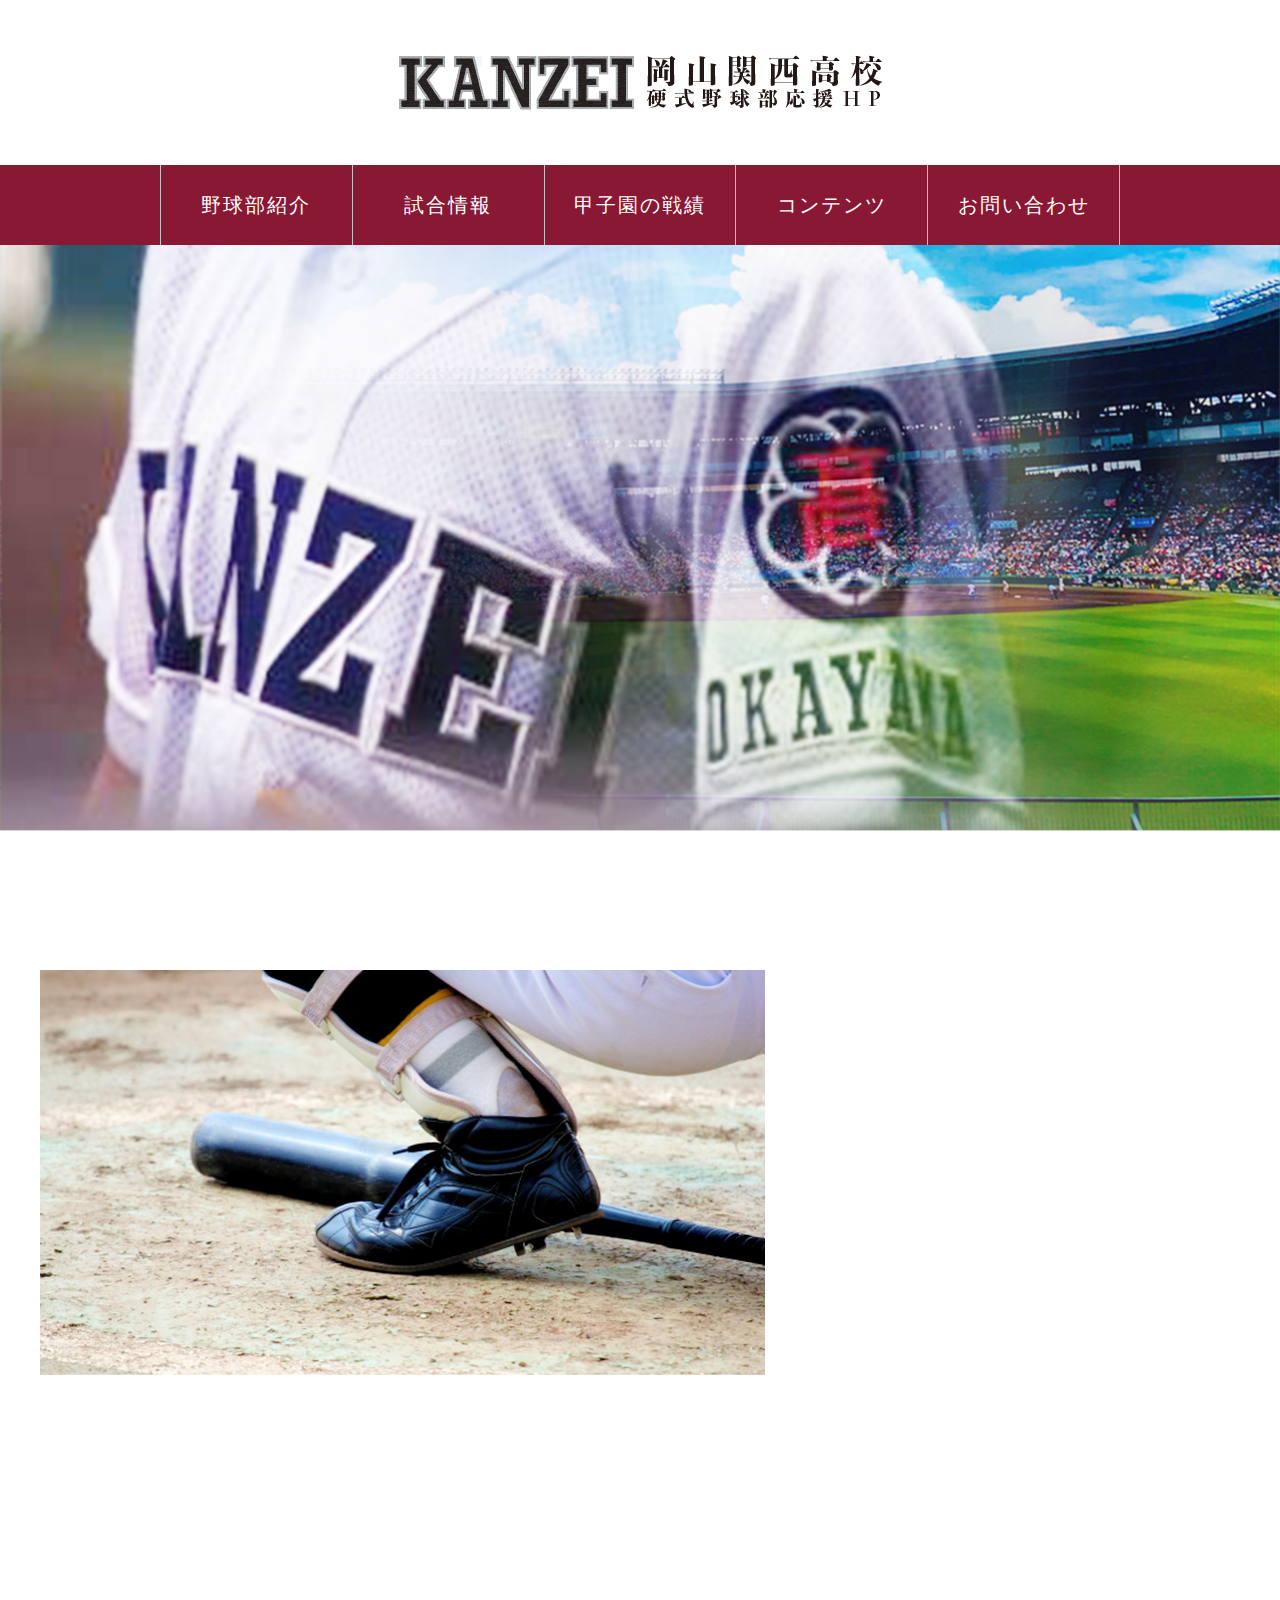
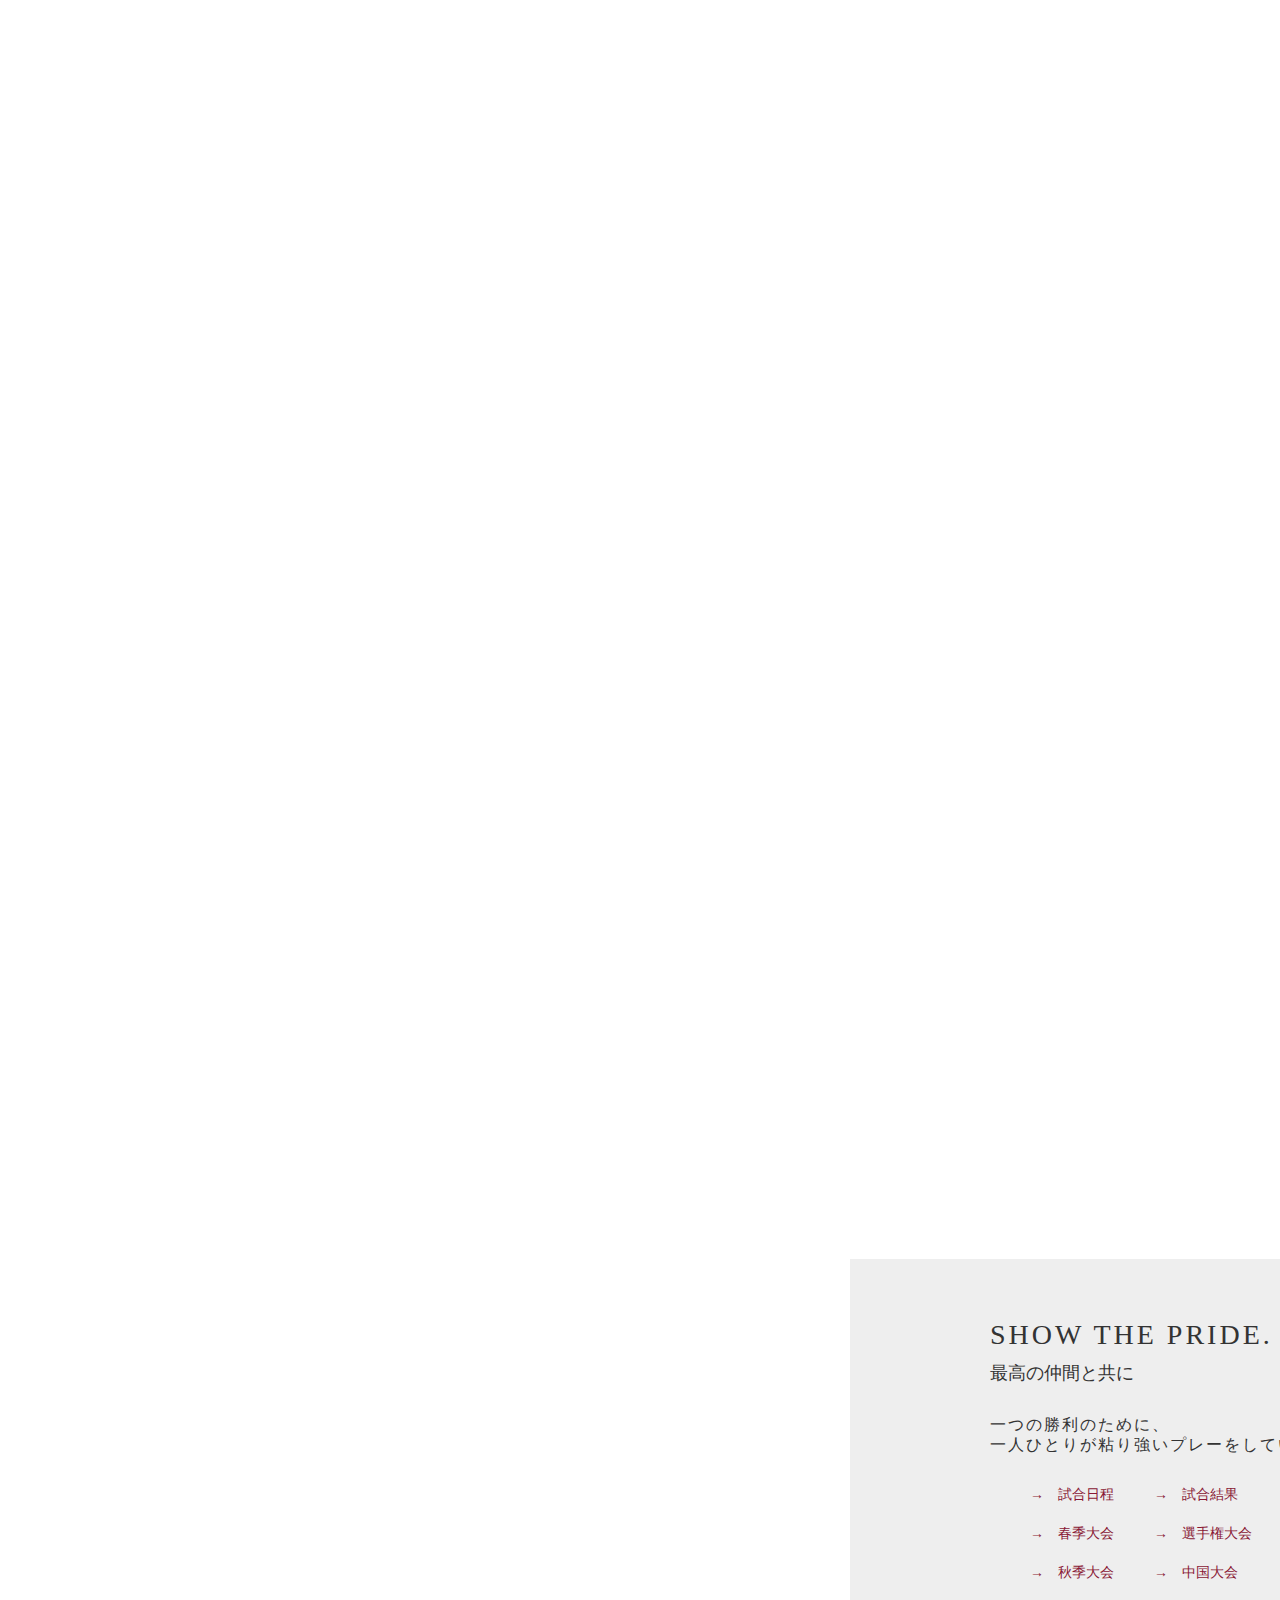
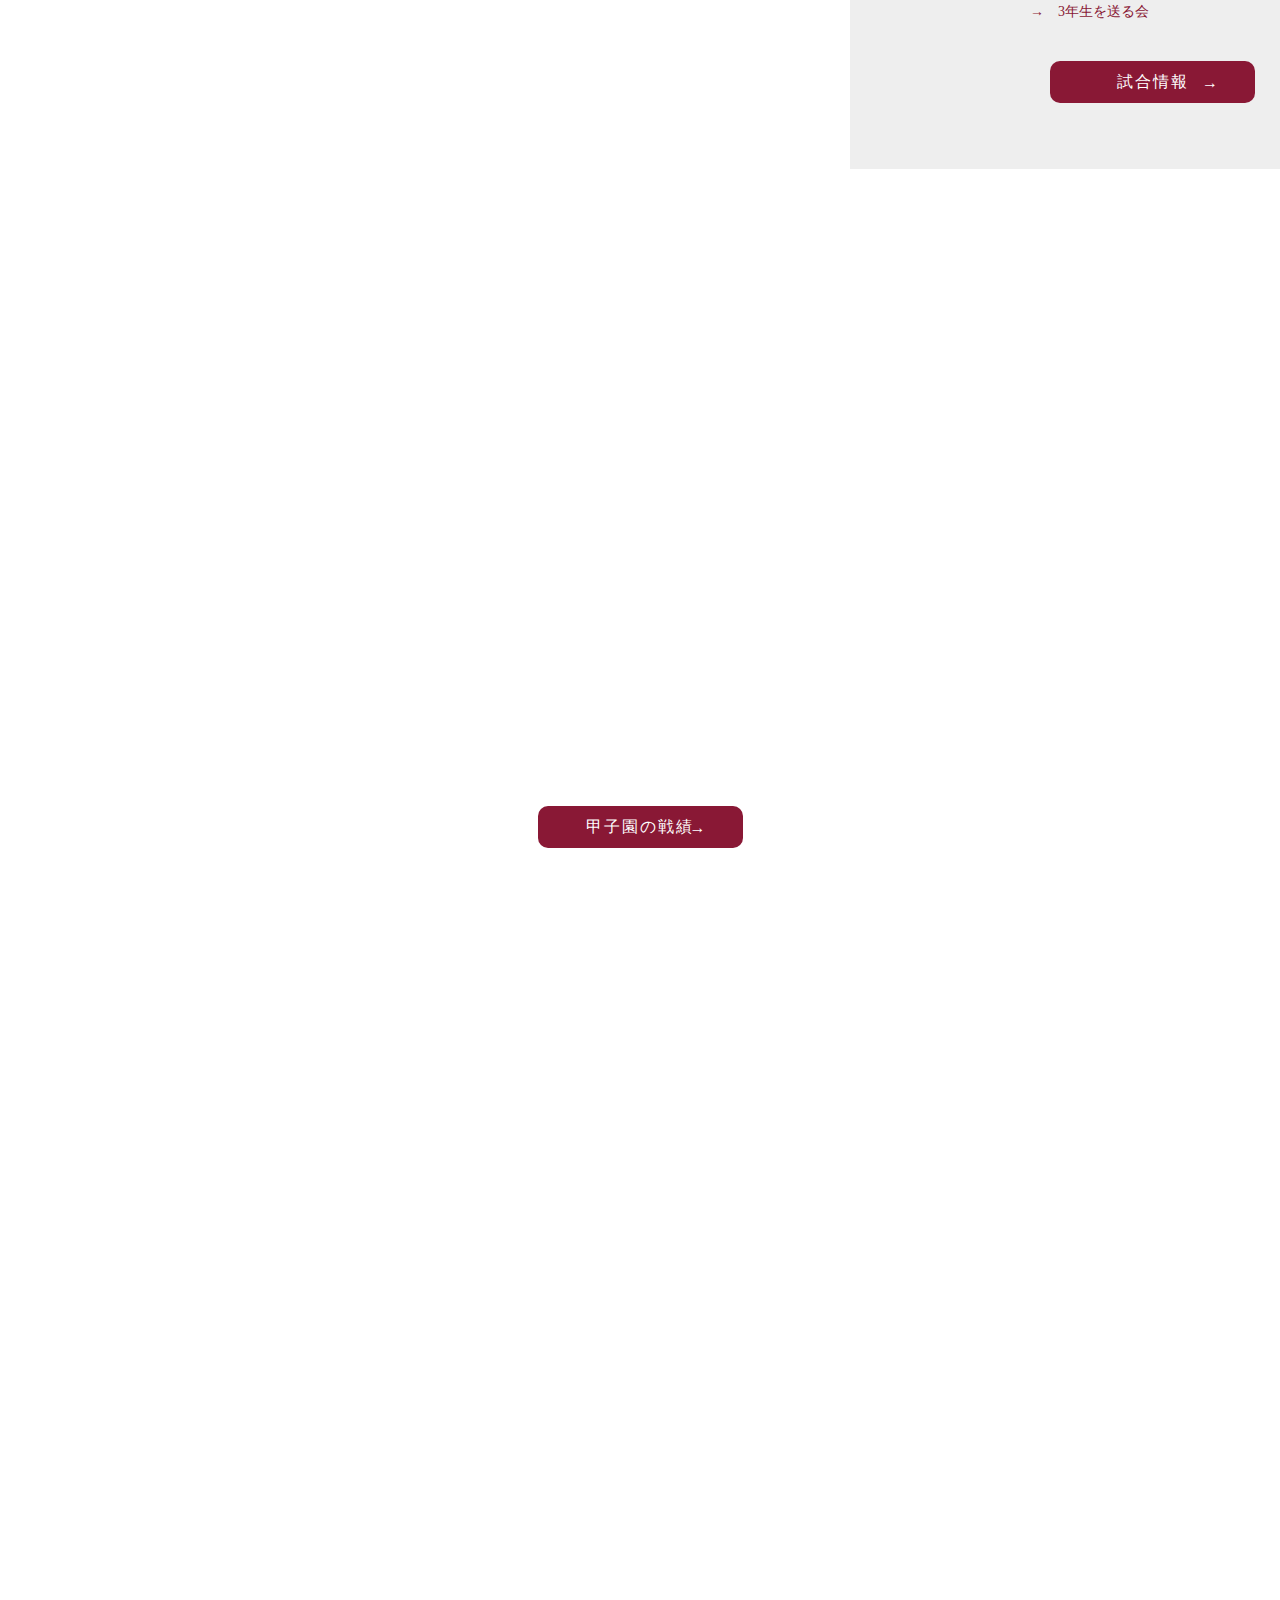
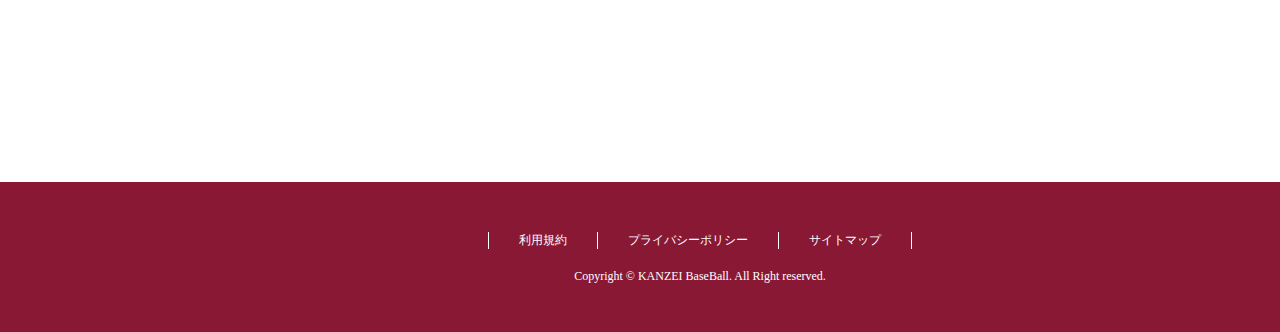
<file: index.html>
<!DOCTYPE html>
<html lang="ja">
<head>
<!-- 文字コード！-->
<meta charset="utf-8">

<!-- ブラウザで表示されるタイトル !-->
<title>
	岡山関西高校硬式野球部応援ホームページ
</title>

<!-- SEO対策に必要な記述。 -->
<meta name="description" content="岡山関西高校硬式野球部応援ホームページです。" />
<meta name="keywords" content="関西高校野球部" />
<meta name="viewport" content="width=device-width, initial-scale=1.0">

<!-- スタイルシート -->
<link rel="stylesheet" href="reset.min.css" media="all">
<link rel="stylesheet" href="style.css" media="all">
<link rel="stylesheet" href="animate.css">
<script src="js/jquery-3.5.1.min.js"></script>
<script src="js/jquery.waypoints.min.js"></script>

<!-- ファビコン -->
<link rel="icon" type="images/png" href="images/fav.png">

<body>

	<!-- header -->
	<header>
		<div class="headerinner">
			<h1><a href="index.html"><img class="logo" src="images/logo.png" alt="岡山関西高校硬式野球部応援ホームページ"></a></h1>

			<nav>
				<ul>
					<li><a class="navlist" href="about.html">野球部紹介</a></li>
					<li><a class="navlist" href="game.html">試合情報</a></li>
					<li><a class="navlist" href="koshien.html">甲子園の戦績</a></li>
					<li><a class="navlist" href="contents.html">コンテンツ</a></li>
					<li><a class="navlist" href="contact.html">お問い合わせ</a></li>
				</ul>
			</nav>

		<!-- レスポンシブ　ハンバーガーメニュー -->
			<div class="menu_list">
					<div class="menu-btn">
						<section>
							<div class="btn-trigger" id="btn02">
								<span></span>
								<span></span>
								<span></span>
							</div>
						</section>
			    </div>

			<div class="menu">
					<div class="menu__item"><a href="index.html">トップメニュー</a></div>
					<div class="menu__item"><a href="about.html">野球部紹介</a></div>
					<div class="menu__item"><a href="game.html">試合情報</a></div>
					<div class="menu__item"><a href="koshien.html">甲子園の戦績</a></div>
					<div class="menu__item"><a href="contents.html">コンテンツ</a></div>
					<div class="menu__item"><a href="contact.html">お問い合わせ</a></div>
			</div>
		</div>
	</div>

		<!-- ここまで　ハンバーガーメニュー -->

		<img class="kv" src="images/kv.jpg" alt="関西高校野球部ホームページ">

	</header>
	<!-- ここまで　header -->

	<!-- メインコンテンツ　message -->
	<div class="messageinner cf">
		<img  class="messageimg" src="images/message-img.jpg" alt="高校野球部員画像">

		<div class="messagelist">
			<div class="message">
				<p>数々のドラマを繰り広げてきた。</p>
				<p>何度くやしい思いをしようと</p>
				<p>絶対に、諦めなかった。</p>
			</div>
			
			<div class="message">
				<p>その姿を「頑張れ」と応援してくれた人がいる。</p>
				<p>「いくぞ」と背中を押してくれた仲間がいる。</p>
			</div>

			<div class="message">
				<p>いつだって信じてくれた人のために</p>
				<p>今日も誇りを胸に、共に戦おう。</p>
			</div>

			<div class="message">
				<p>野球の力を信じて</p>
			</div>

			<div class="message1">
				<p>SHOW THE PRIDE.</p>
				<p class="message1_kanzei">KANZEI</p>
			</div>
		</div>
	</div>

	<!-- ここまで　message -->

	<!-- メインコンテンツ　news -->

	<div class="newsinner">
		<div class="news_list">
			<h2 class="title_news">NEWS</h2>

			<ul class="news_menu">
				<li><a href="news.html">2020.07.23<span>第102回全国高校野球選手権岡山大会　林野高校戦　試合結果</span></a></li>
				<li><a href="news.html">2020.07.23<span>第102回全国高校野球選手権岡山大会　林野高校戦　試合速報</span></a></li>
				<li><a href="news.html">2020.06.27<span>第102回全国高校野球選手権岡山大会　組み合わせについて</span></a></li>
				<li><a href="news.html">2020.06.04<span>第102回全国高校野球選手権岡山大会　代替試合の開催について</span></a></li>
				<li><a href="news.html">2020.05.20<span>第102回全国高校野球選手権岡山大会　中止について</span></a></li>
				<li><a href="news.html">2020.04.16<span>春季岡山県高校野球大会　中止について</span></a></li>
			
			</ul>
	 </div>
	</div>

		<!-- ここまで news -->

		<!-- メインコンテンツ　野球部紹介 -->

	<div class="aboutinner">
			<div class="about_menu">
				<h2>敢為の精神</h2>
				<p class="about_message">
					「困難に屈しないでやり通す」<br>
					敢為の精神のもと、日々練習に励んでいます。<br>
					120年の歴史を誇る野球部について、<br>
					ご紹介いたします。
				</p>
				<ul>
					<li><a href="history.html">→　歴史紹介</a></li>
					<li><a href="introduction.html">→　部員紹介</a></li>
				</ul>
				<ul>
					<li><a href="historymenber.html">→　歴代世代</a></li>
					<li><a href="ob.html">→　OB一覧</a></li>
				</ul>
				<div class="about_btn"><a href="about.html">野球部紹介</a></div>
			</div>

			<div class="about_img"><img src="images/baseballteam.jpg" alt="野球部紹介"></div>			
	</div>
		<!-- ここまで　野球部紹介 -->

		<!-- メインコンテンツ　試合情報 -->

		<div class="gameinfoinner">

			<img class="gameinfoimg" src="images/pride.jpg" alt="試合情報">

			<div class="gameinfo_list">
				<h2>SHOW THE PRIDE.</h2>
				<p class="game">最高の仲間と共に</p>

				<p class="gameinfo_message">
					一つの勝利のために、<br>
					一人ひとりが粘り強いプレーをしています。
				</p>

				<div class="gameinfo_link">
					<ul>
						<li><a href="game.html">→　試合日程</a></li>
						<li><a href="game.html">→　試合結果</a></li>
					</ul>
					<ul>
						<li><a href="game.html">→　春季大会</a></li>
						<li><a href="game.html">→　選手権大会</a></li>
					</ul>
					<ul>
						<li><a href="game.html">→　秋季大会</a></li>
						<li><a href="game.html">→　中国大会</a></li>
					</ul>
					<ul>
					<li><a href="game.html">→　3年生を送る会</a></li>
				</ul>
			 </div>	
				<div class="game_btn"><a href="game.html">試合情報</a></div>
	  	</div>
		</div>

		<!-- ここまで　試合情報 -->

		<!-- メインコンテンツ　甲子園の戦績 -->

		<div class="historyinner">
			<h2>甲子園の戦績</h2>

				<a href="koshien.html">
					<div class="history_list">
						<div class="history_game">	
							<img src="images/koshien1.jpg" alt="2005年夏の甲子園、関西対京都外大西戦">
						</div>
						<p class="history_gametitle1">2005年夏　関西vs京都外大西</p>
					</div>
				</a>

				<a href="koshien.html">
					<div class="history_list">
						<div class="history_game">	
							<img src="images/koshien2.jpg" alt="2006年夏の甲子園、関西対文星芸大付戦">
						</div>
						<p class="history_gametitle1">2006年春　関西vs早稲田実業</p>
					</div>
				</a>
				
				<a href="koshien.html">
					<div class="history_list">
						<div class="history_game">	
							<img src="images/koshien3.jpg" alt="2006年夏の甲子園、関西対文星芸大付戦">
						</div>
						<p class="history_gametitle1">2006年夏　関西vs文星芸大付</p>
					</div>
				</a>
		</div>
		
		<div class="cf"></div>

			<div class="history_btn"><a href="koshien.html">甲子園の戦績</a></div>

 	</div>

			<!-- ここまで　過去の戦績	 -->

			<!-- メインコンテンツ　コンテンツ一覧 -->

		<div class="cf"></div>
		<div class="contentsinner">
				<h2>コンテンツ一覧</h2>

				<a href="contents.html">
				<div class="contents_list">
					<div class="contents_list1">
						<div class="contents">	
							<img src="images/blog.jpg" alt="ブログ">
						</div>
						<p class="contents_title1">ブログ</p>
					</div>
				</a>

				<a href="contents.html">
					<div class="contents_list2">
						<div class="contents">	
							<img src="images/album.jpg" alt="アルバム">
						</div>
						<p class="contents_title2">アルバム</p>
					</div>
				</a>

				<a href="contents.html">
					<div class="contents_list3">
						<div class="contents">	
							<img src="images/bord.jpg" alt="応援掲示板">
						</div>
						<p class="contents_title1">応援掲示板</p>
					</div>
				</a>

				<a href="contents.html">
					<div class="contents_list4">
						<div class="contents">	
							<img src="images/link.jpg" alt="リンク">
						</div>
						<p class="contents_title2">リンク</p>
					</div>
				</div>
			</a>
				
				<div class="contents_btn"><a href="contents.html">コンテンツ一覧</a></div>

		</div>

	<!-- ここまで　コンテンツ一覧 -->

	<!-- フッター -->

	<footer>
		<div class="footerinner">
			<ul>
				<li><a href="#">利用規約</a></li>
				<li><a href="#">プライバシーポリシー</a></li>
				<li><a href="#">サイトマップ</a></li>
			</ul>

			<p><small>Copyright &copy; KANZEI BaseBall. All Right reserved.</small></p>
		</div>
	</footer>

	<!-- ここまで　フッター -->

 <script src="js/script.js"></script>
</body>
</html>
</file>
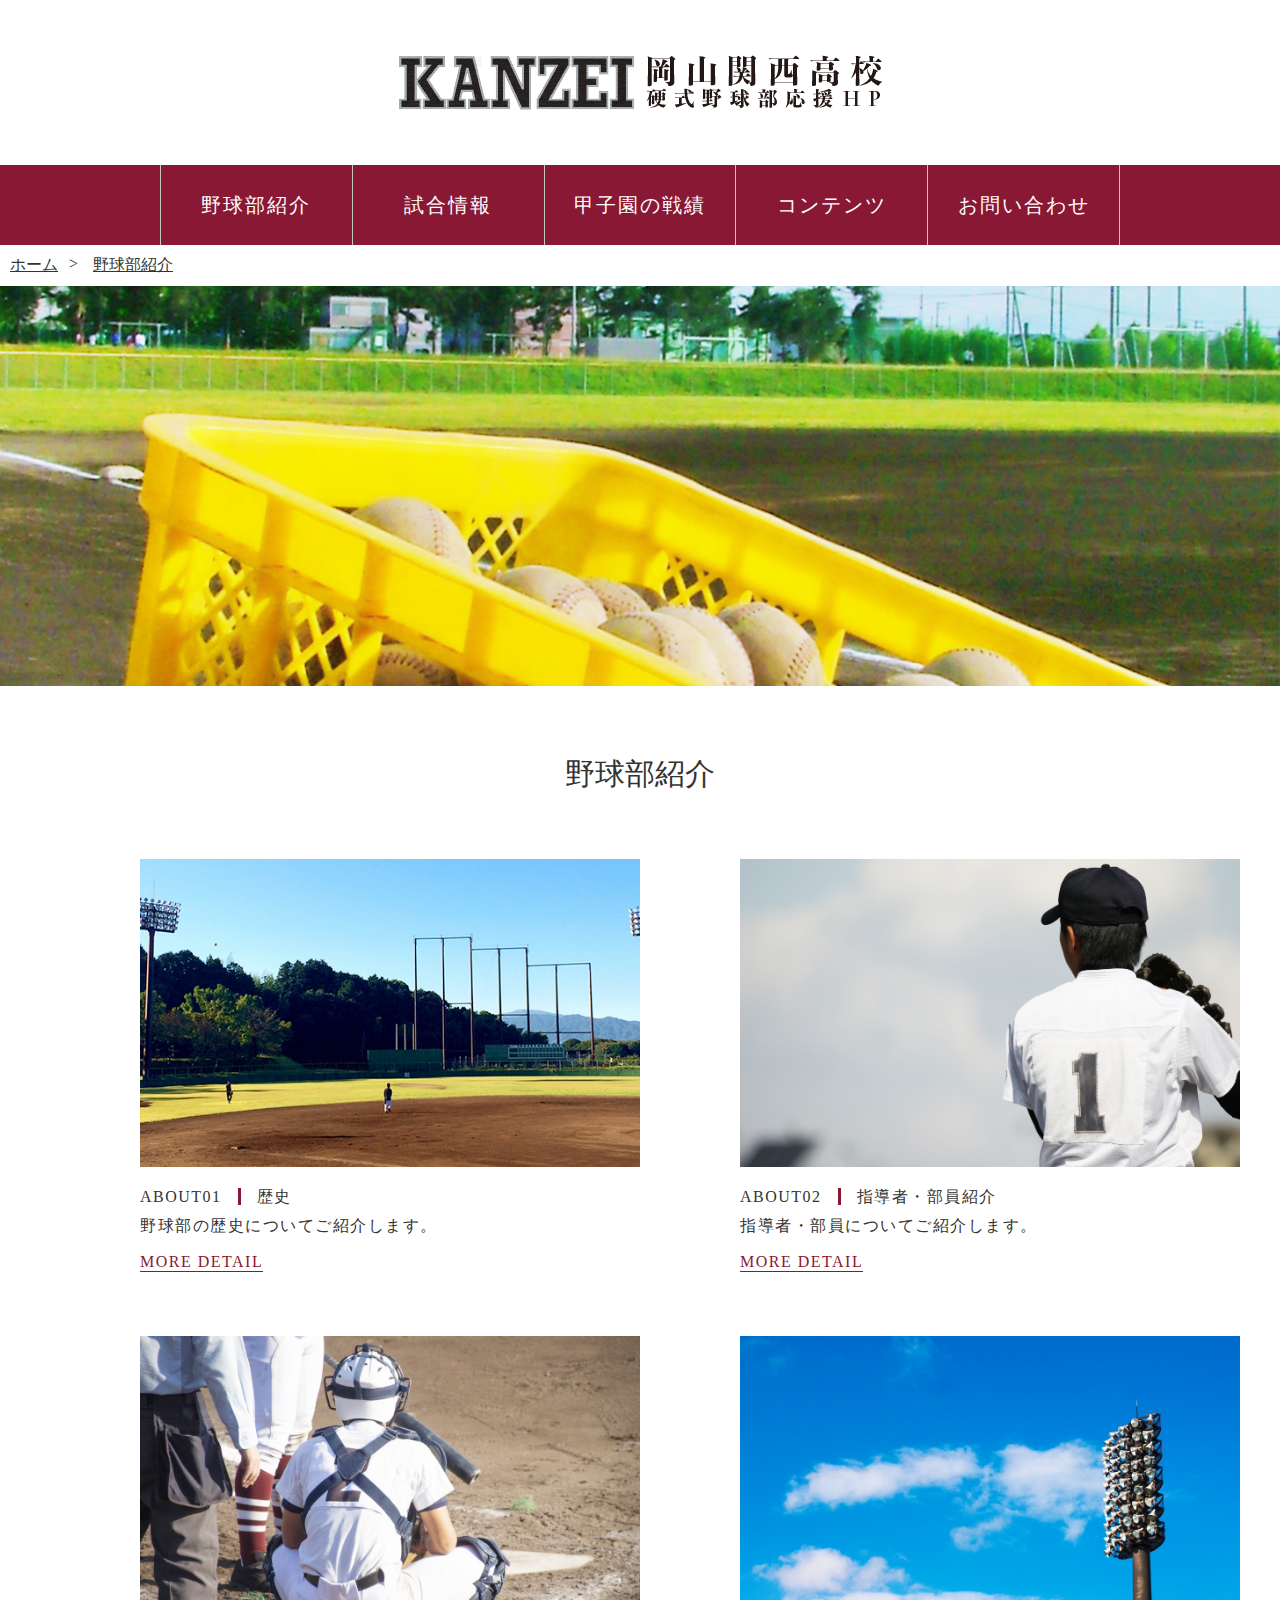
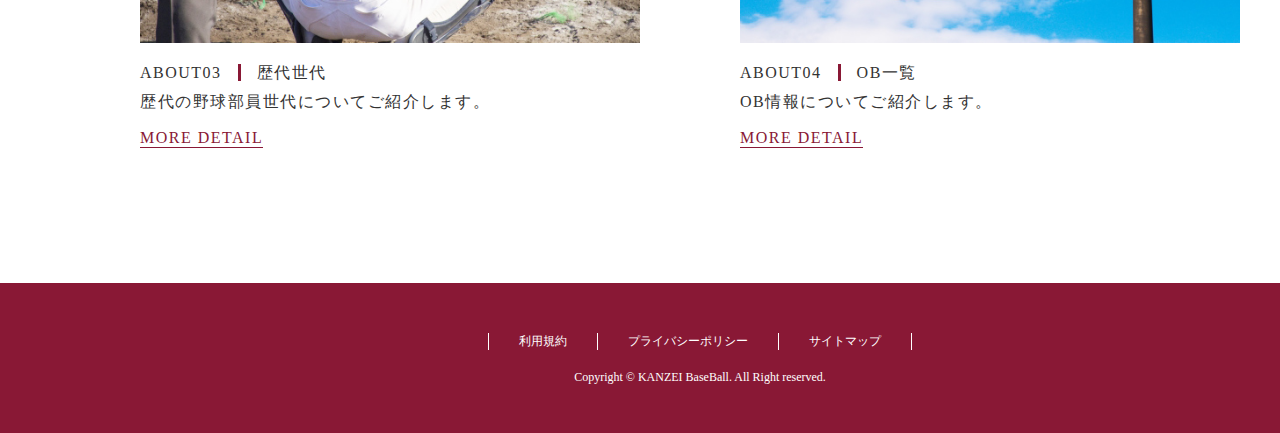
<file: about.html>
<!DOCTYPE html>
<html lang="ja">
<head>
<!-- 文字コード！-->
<meta charset="utf-8">

<!-- ブラウザで表示されるタイトル !-->
<title>
野球部紹介　|　岡山関西高校硬式野球部応援ホームページ
</title>

<!-- SEO対策に必要な記述。 -->
<meta name="description" content="岡山関西高校硬式野球部応援ホームページです。" />
<meta name="keywords" content="関西高校野球部" />
<meta name="viewport" content="width=device-width, initial-scale=1.0">

<!-- スタイルシート -->
<link rel="stylesheet" href="reset.min.css" media="all">
<link rel="stylesheet" href="style.css" media="all">
<link rel="stylesheet" href="animate.css">
<script src="js/jquery-3.5.1.min.js"></script>
<script src="js/jquery.waypoints.min.js"></script>

<!-- ファビコン -->
<link rel="icon" type="images/png" href="images/fav.png">

<body>

	<!-- header -->
	<header>
		<div class="headerinner">
			<h1><a href="index.html"><img class="logo" src="images/logo.png" alt="岡山関西高校硬式野球部応援ホームページ"></a></h1>

			<nav>
				<ul>
					<li><a class="navlist" href="about.html">野球部紹介</a></li>
					<li><a class="navlist" href="game.html">試合情報</a></li>
					<li><a class="navlist" href="koshien.html">甲子園の戦績</a></li>
					<li><a class="navlist" href="contents.html">コンテンツ</a></li>
					<li><a class="navlist" href="contact.html">お問い合わせ</a></li>
				</ul>
			</nav>

		<!-- レスポンシブ　ハンバーガーメニュー -->
			<div class="menu_list">
					<div class="menu-btn">
						<section>
							<div class="btn-trigger" id="btn02">
								<span></span>
								<span></span>
								<span></span>
							</div>
						</section>
			    </div>

			<div class="menu">
					<div class="menu__item"><a href="index.html">トップメニュー</a></div>
					<div class="menu__item"><a href="about.html">野球部紹介</a></div>
					<div class="menu__item"><a href="game.html">試合情報</a></div>
					<div class="menu__item"><a href="koshien.html">甲子園の戦績</a></div>
					<div class="menu__item"><a href="contents.html">コンテンツ</a></div>
					<div class="menu__item"><a href="contact.html">お問い合わせ</a></div>
			</div>
		</div>
	</div>

		<!-- ここまで　ハンバーガーメニュー -->

		<!-- bredcrumb -->

		<div class="bredcrumb">
			<div class="bredlist">
				<p class="bred-list1"><a href="index.html">ホーム</a></p>
				<p class="bred-list2"><a href="about.html">野球部紹介</a></p>
		</div>
		</div>

		<!-- ここまで bredcrumb -->

		<img class="about-kv" src="images/about_kv.jpg" alt="野球部紹介">

	</header>
	<!-- ここまで　header -->

	<!-- 野球部紹介 -->

	<div class="about_inner">
		<h2 class="abouttitle">野球部紹介</h2>

		<div class="aboutlists">
			

			<div class="aboutlist">
				<a href="history.html">
					<img src="images/aboutlists1.jpg" alt="野球部ぼ歴史紹介">
					<h3>ABOUT01<span></span>歴史</h3>
					<p>野球部の歴史についてご紹介します。</p>
					<a href="history.html" class="aboutbutton">MORE DETAIL</a>
				</a>
			</div>

			<div class="aboutlist">
				<a href="introduction.html">
					<img src="images/aboutlists2.jpg" alt="野球部ぼ歴史紹介">
					<h3>ABOUT02<span></span>指導者・部員紹介</h3>
					<p>指導者・部員についてご紹介します。</p>
					<a href="introduction.html" class="aboutbutton">MORE DETAIL</a>
				</a>
			</div>
		</div>

		<div class="aboutlists">
			<div class="aboutlist">
				<a href="historymenber.html">
					<img src="images/aboutlists3.jpg" alt="野球部ぼ歴史紹介">
					<h3>ABOUT03<span></span>歴代世代</h3>
					<p>歴代の野球部員世代についてご紹介します。</p>
					<a href="historymenber.html" class="aboutbutton">MORE DETAIL</a>
				</a>
			</div>

			<div class="aboutlist">
				<a href="ob.html">
					<img src="images/aboutlists4.jpg" alt="野球部ぼ歴史紹介">
					<h3>ABOUT04<span></span>OB一覧</h3>
					<p>OB情報についてご紹介します。</p>
					<a href="ob.html" class="aboutbutton">MORE DETAIL</a>
				</a>
			</div>
		</div>
	</div>
	

	<!-- ここまで　野球部紹介 -->
	

	<!-- フッター -->

	<footer>
		<div class="footerinner">
			<ul>
				<li><a href="#">利用規約</a></li>
				<li><a href="#">プライバシーポリシー</a></li>
				<li><a href="#">サイトマップ</a></li>
			</ul>

			<p><small>Copyright &copy; KANZEI BaseBall. All Right reserved.</small></p>
		</div>
	</footer>

	<!-- ここまで　フッター -->

 <script src="js/script.js"></script>
</body>
</html>
</file>
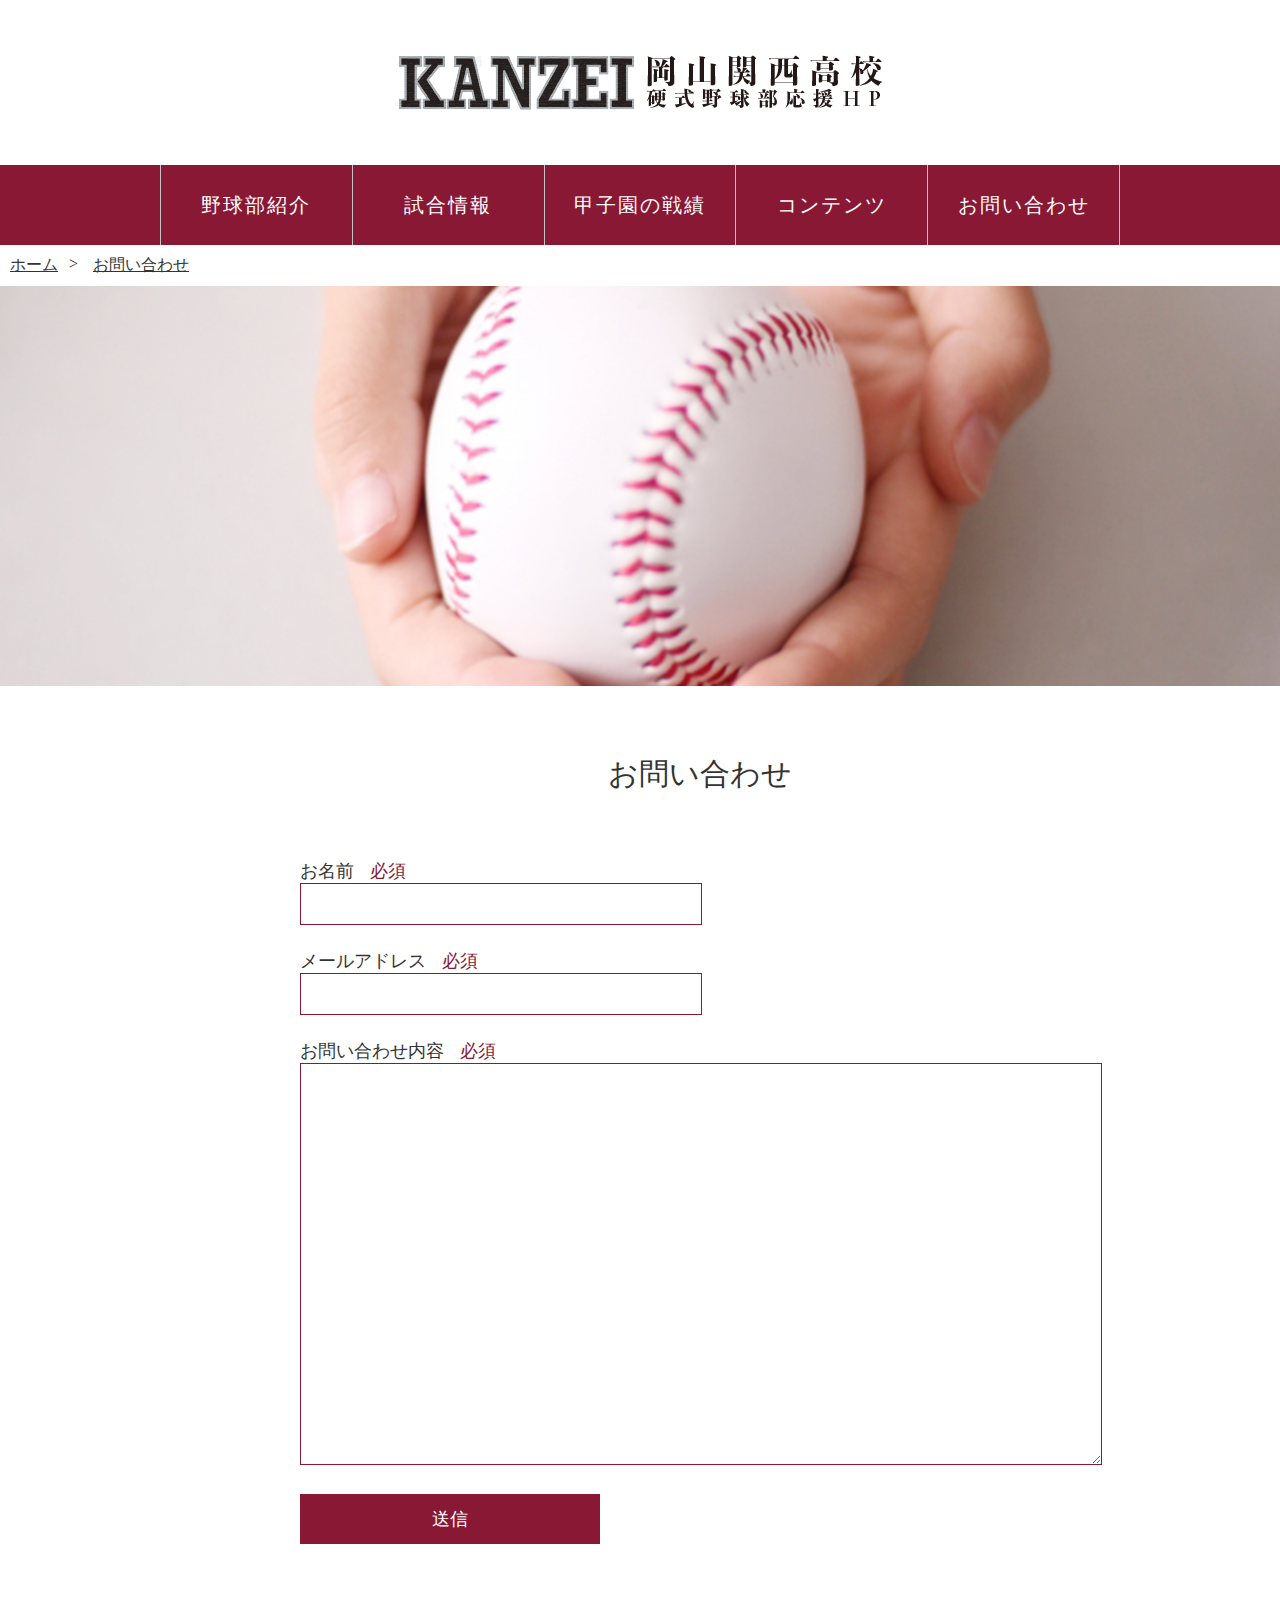
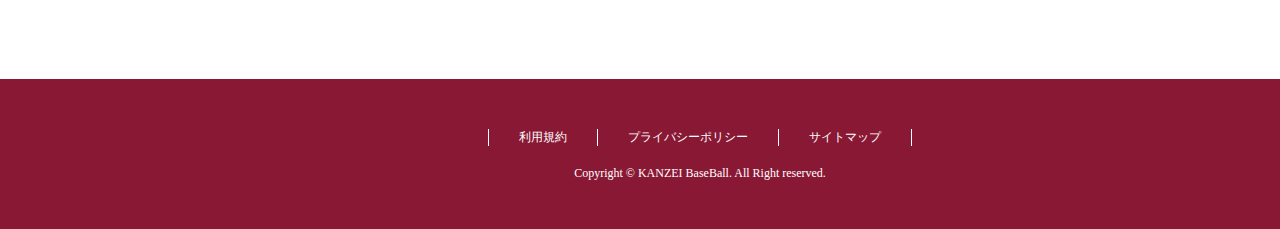
<file: contact.html>
<!DOCTYPE html>
<html lang="ja">
<head>
<!-- 文字コード！-->
<meta charset="utf-8">

<!-- ブラウザで表示されるタイトル !-->
<title>
歴史　|　岡山関西高校硬式野球部応援ホームページ
</title>

<!-- SEO対策に必要な記述。 -->
<meta name="description" content="岡山関西高校硬式野球部応援ホームページです。" />
<meta name="keywords" content="関西高校野球部" />
<meta name="viewport" content="width=device-width, initial-scale=1.0">

<!-- スタイルシート -->
<link rel="stylesheet" href="reset.min.css" media="all">
<link rel="stylesheet" href="style.css" media="all">
<link rel="stylesheet" href="animate.css">
<script src="js/jquery-3.5.1.min.js"></script>
<script src="js/jquery.waypoints.min.js"></script>

<!-- ファビコン -->
<link rel="icon" type="images/png" href="images/fav.png">

<body>

	<!-- header -->
	<header>
		<div class="headerinner">
			<h1><a href="index.html"><img class="logo" src="images/logo.png" alt="岡山関西高校硬式野球部応援ホームページ"></a></h1>

			<nav>
				<ul>
					<li><a class="navlist" href="about.html">野球部紹介</a></li>
					<li><a class="navlist" href="game.html">試合情報</a></li>
					<li><a class="navlist" href="koshien.html">甲子園の戦績</a></li>
					<li><a class="navlist" href="contents.html">コンテンツ</a></li>
					<li><a class="navlist" href="contact.html">お問い合わせ</a></li>
				</ul>
			</nav>

		<!-- レスポンシブ　ハンバーガーメニュー -->
			<div class="menu_list">
					<div class="menu-btn">
						<section>
							<div class="btn-trigger" id="btn02">
								<span></span>
								<span></span>
								<span></span>
							</div>
						</section>
			    </div>

			<div class="menu">
					<div class="menu__item"><a href="index.html">トップメニュー</a></div>
					<div class="menu__item"><a href="about.html">野球部紹介</a></div>
					<div class="menu__item"><a href="game.html">試合情報</a></div>
					<div class="menu__item"><a href="koshien.html">甲子園の戦績</a></div>
					<div class="menu__item"><a href="contents.html">コンテンツ</a></div>
					<div class="menu__item"><a href="contact.html">お問い合わせ</a></div>
			</div>
		</div>
	</div>

		<!-- ここまで　ハンバーガーメニュー -->

		<!-- bredcrumb -->

		<div class="bredcrumb">
			<div class="bredlist">
				<p class="bred-list1"><a href="index.html">ホーム</a></p>
				<p class="bred-list2"><a href="contact.html">お問い合わせ</a></p>
		</div>
		</div>

		<!-- ここまで bredcrumb -->

		<img class="contact-kv" src="images/contact-kv.jpg" alt="お問い合わせ">

	</header>
	<!-- ここまで　header -->

	<!-- 歴史紹介 -->

	<div class="contact_inner">
		<h2 class="abouttitle">お問い合わせ</h2>

		<div class="contactinner">

			<div class="contactlist">
				<p><label for="name">お名前<span>必須</span></label></p>
				<input type="text" id="name" required>

				<p><label for="email">メールアドレス<span>必須</span></label></p>
				<input type="email" id="email" required>

				<p><label for="message">お問い合わせ内容<span>必須</span></label></p>
				<textarea name="message" id="message" required></textarea>

				<input type="button" value="送信">
			</div>
		
			
		</div>
	</div>

	<!-- ここまで　歴史紹介 -->
	

	<!-- フッター -->
<div class="cf"></div>
	<footer>
		<div class="footerinner">
			<ul>
				<li><a href="#">利用規約</a></li>
				<li><a href="#">プライバシーポリシー</a></li>
				<li><a href="#">サイトマップ</a></li>
			</ul>

			<p><small>Copyright &copy; KANZEI BaseBall. All Right reserved.</small></p>
		</div>
	</footer>

	<!-- ここまで　フッター -->

 <script src="js/script.js"></script>
</body>
</html>
</file>
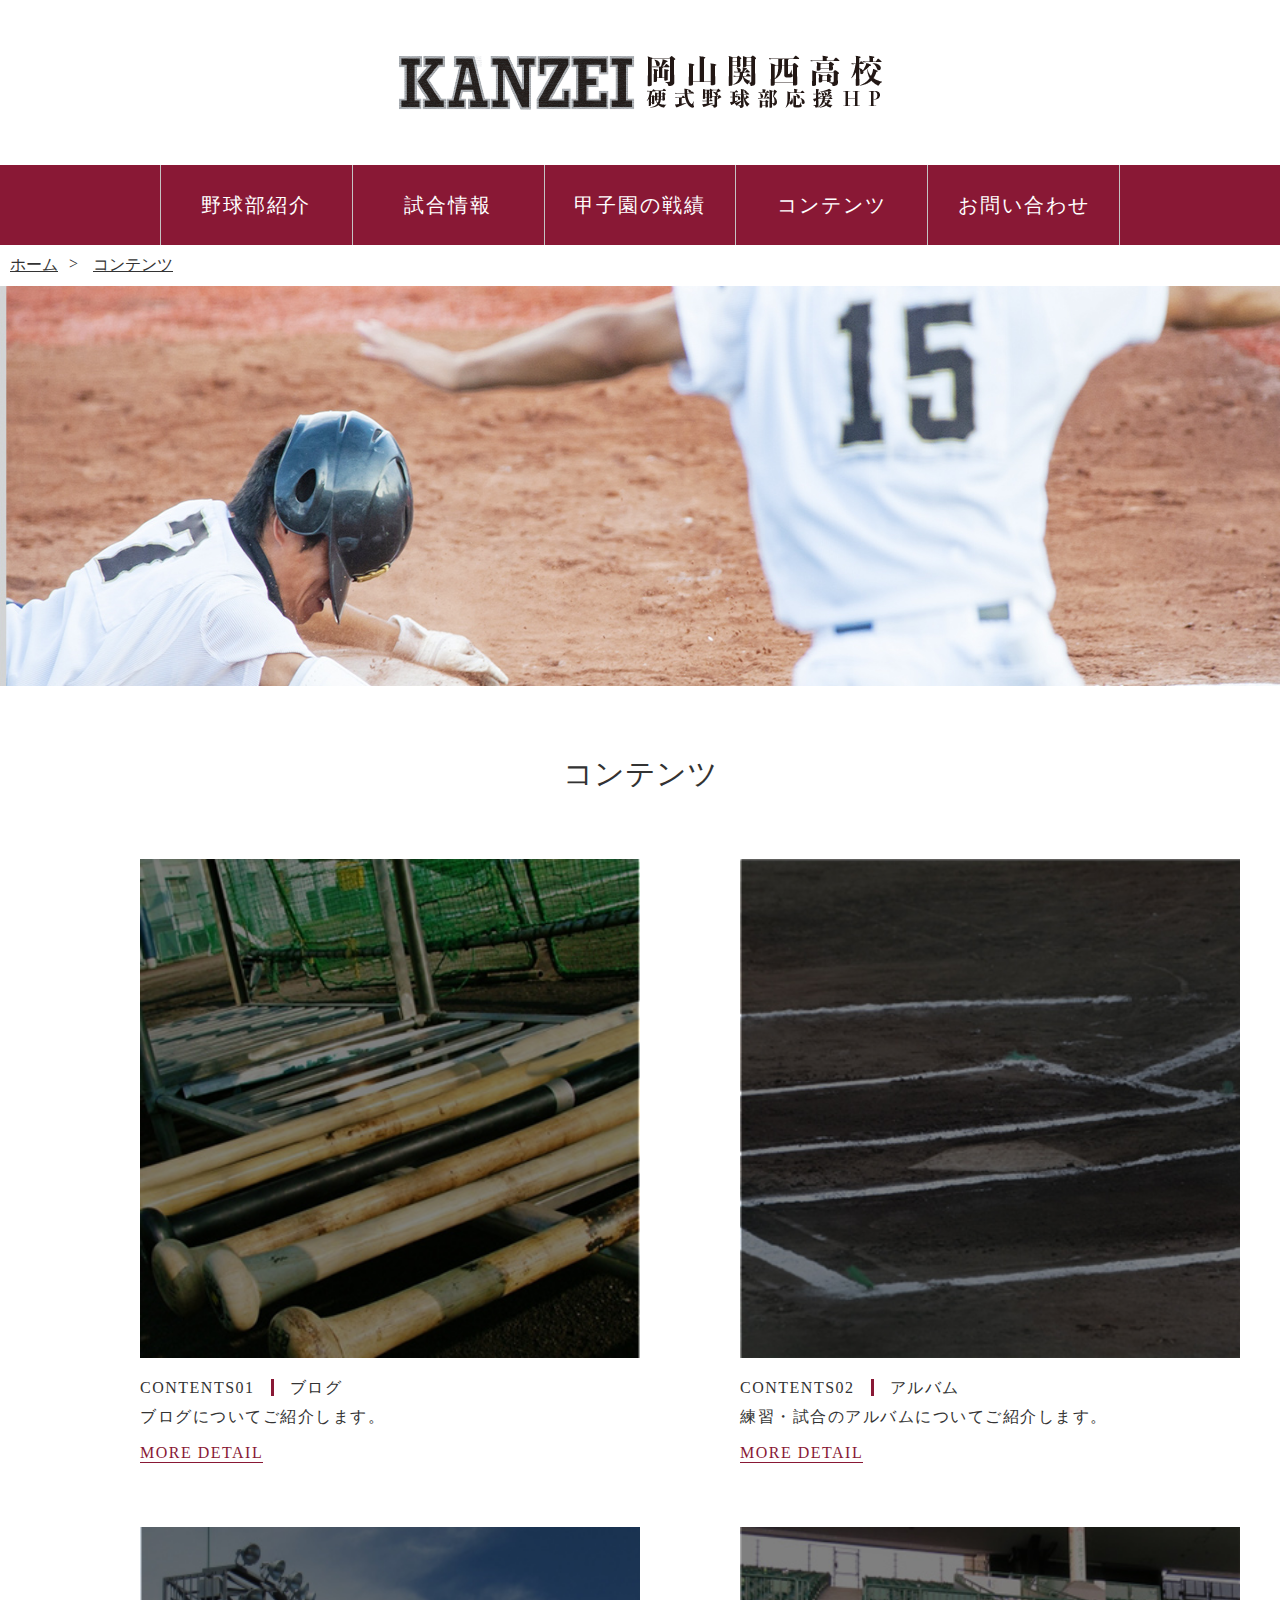
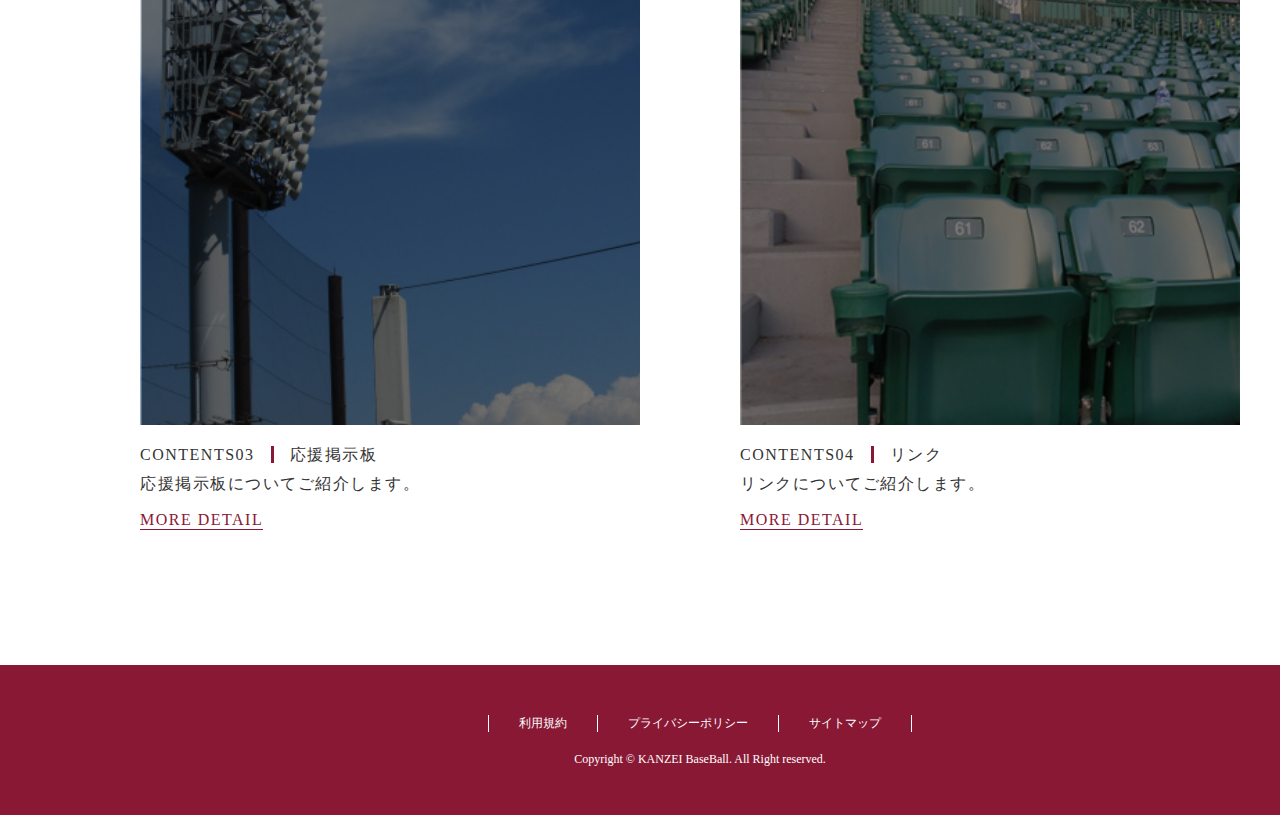
<file: contents.html>
<!DOCTYPE html>
<html lang="ja">
<head>
<!-- 文字コード！-->
<meta charset="utf-8">

<!-- ブラウザで表示されるタイトル !-->
<title>
コンテンツ　|　岡山関西高校硬式野球部応援ホームページ
</title>

<!-- SEO対策に必要な記述。 -->
<meta name="description" content="岡山関西高校硬式野球部応援ホームページです。" />
<meta name="keywords" content="関西高校野球部" />
<meta name="viewport" content="width=device-width, initial-scale=1.0">

<!-- スタイルシート -->
<link rel="stylesheet" href="reset.min.css" media="all">
<link rel="stylesheet" href="style.css" media="all">
<link rel="stylesheet" href="animate.css">
<script src="js/jquery-3.5.1.min.js"></script>
<script src="js/jquery.waypoints.min.js"></script>

<!-- ファビコン -->
<link rel="icon" type="images/png" href="images/fav.png">

<body>

	<!-- header -->
	<header>
		<div class="headerinner">
			<h1><a href="index.html"><img class="logo" src="images/logo.png" alt="岡山関西高校硬式野球部応援ホームページ"></a></h1>

			<nav>
				<ul>
					<li><a class="navlist" href="about.html">野球部紹介</a></li>
					<li><a class="navlist" href="game.html">試合情報</a></li>
					<li><a class="navlist" href="koshien.html">甲子園の戦績</a></li>
					<li><a class="navlist" href="contents.html">コンテンツ</a></li>
					<li><a class="navlist" href="contact.html">お問い合わせ</a></li>
				</ul>
			</nav>

		<!-- レスポンシブ　ハンバーガーメニュー -->
			<div class="menu_list">
					<div class="menu-btn">
						<section>
							<div class="btn-trigger" id="btn02">
								<span></span>
								<span></span>
								<span></span>
							</div>
						</section>
			    </div>

			<div class="menu">
					<div class="menu__item"><a href="index.html">トップメニュー</a></div>
					<div class="menu__item"><a href="about.html">野球部紹介</a></div>
					<div class="menu__item"><a href="game.html">試合情報</a></div>
					<div class="menu__item"><a href="koshien.html">甲子園の戦績</a></div>
					<div class="menu__item"><a href="contents.html">コンテンツ</a></div>
					<div class="menu__item"><a href="contact.html">お問い合わせ</a></div>
			</div>
		</div>
	</div>

		<!-- ここまで　ハンバーガーメニュー -->

		<!-- bredcrumb -->

		<div class="bredcrumb">
			<div class="bredlist">
				<p class="bred-list1"><a href="index.html">ホーム</a></p>
				<p class="bred-list2"><a href="contents.html">コンテンツ</a></p>
		</div>
		</div>

		<!-- ここまで bredcrumb -->

		<img class="contents-kv" src="images/contents-kv.jpg" alt="コンテンツ一覧">

	</header>
	<!-- ここまで　header -->

	<!-- コンテンツ一覧 -->

	<div class="contents_inner">
		<h2 class="abouttitle">コンテンツ</h2>

		<div class="aboutlists">

			<div class="aboutlist">
				<a href="">
					<img src="images/blog.jpg" alt="ブログ">
					<h3>CONTENTS01<span></span>ブログ</h3>
					<p>ブログについてご紹介します。</p>
					<a href="" class="aboutbutton">MORE DETAIL</a>
				</a>
			</div>

			<div class="aboutlist">
				<a href="">
					<img src="images/album.jpg" alt="アルバム">
					<h3>CONTENTS02<span></span>アルバム</h3>
					<p>練習・試合のアルバムについてご紹介します。</p>
					<a href="" class="aboutbutton">MORE DETAIL</a>
				</a>
			</div>
		</div>

		<div class="aboutlists">
			<div class="aboutlist">
				<a href="">
					<img src="images/bord.jpg" alt="応援掲示板">
					<h3>CONTENTS03<span></span>応援掲示板</h3>
					<p>応援掲示板についてご紹介します。</p>
					<a href="" class="aboutbutton">MORE DETAIL</a>
				</a>
			</div>

			<div class="aboutlist">
				<a href="">
					<img src="images/link.jpg" alt="リンク">
					<h3>CONTENTS04<span></span>リンク</h3>
					<p>リンクについてご紹介します。</p>
					<a href="" class="aboutbutton">MORE DETAIL</a>
				</a>
			</div>
			
		</div>
	</div>
	

	<!-- ここまで　コンテンツ一覧 -->
	

	<!-- フッター -->

	<footer>
		<div class="footerinner">
			<ul>
				<li><a href="#">利用規約</a></li>
				<li><a href="#">プライバシーポリシー</a></li>
				<li><a href="#">サイトマップ</a></li>
			</ul>

			<p><small>Copyright &copy; KANZEI BaseBall. All Right reserved.</small></p>
		</div>
	</footer>

	<!-- ここまで　フッター -->

 <script src="js/script.js"></script>
</body>
</html>
</file>
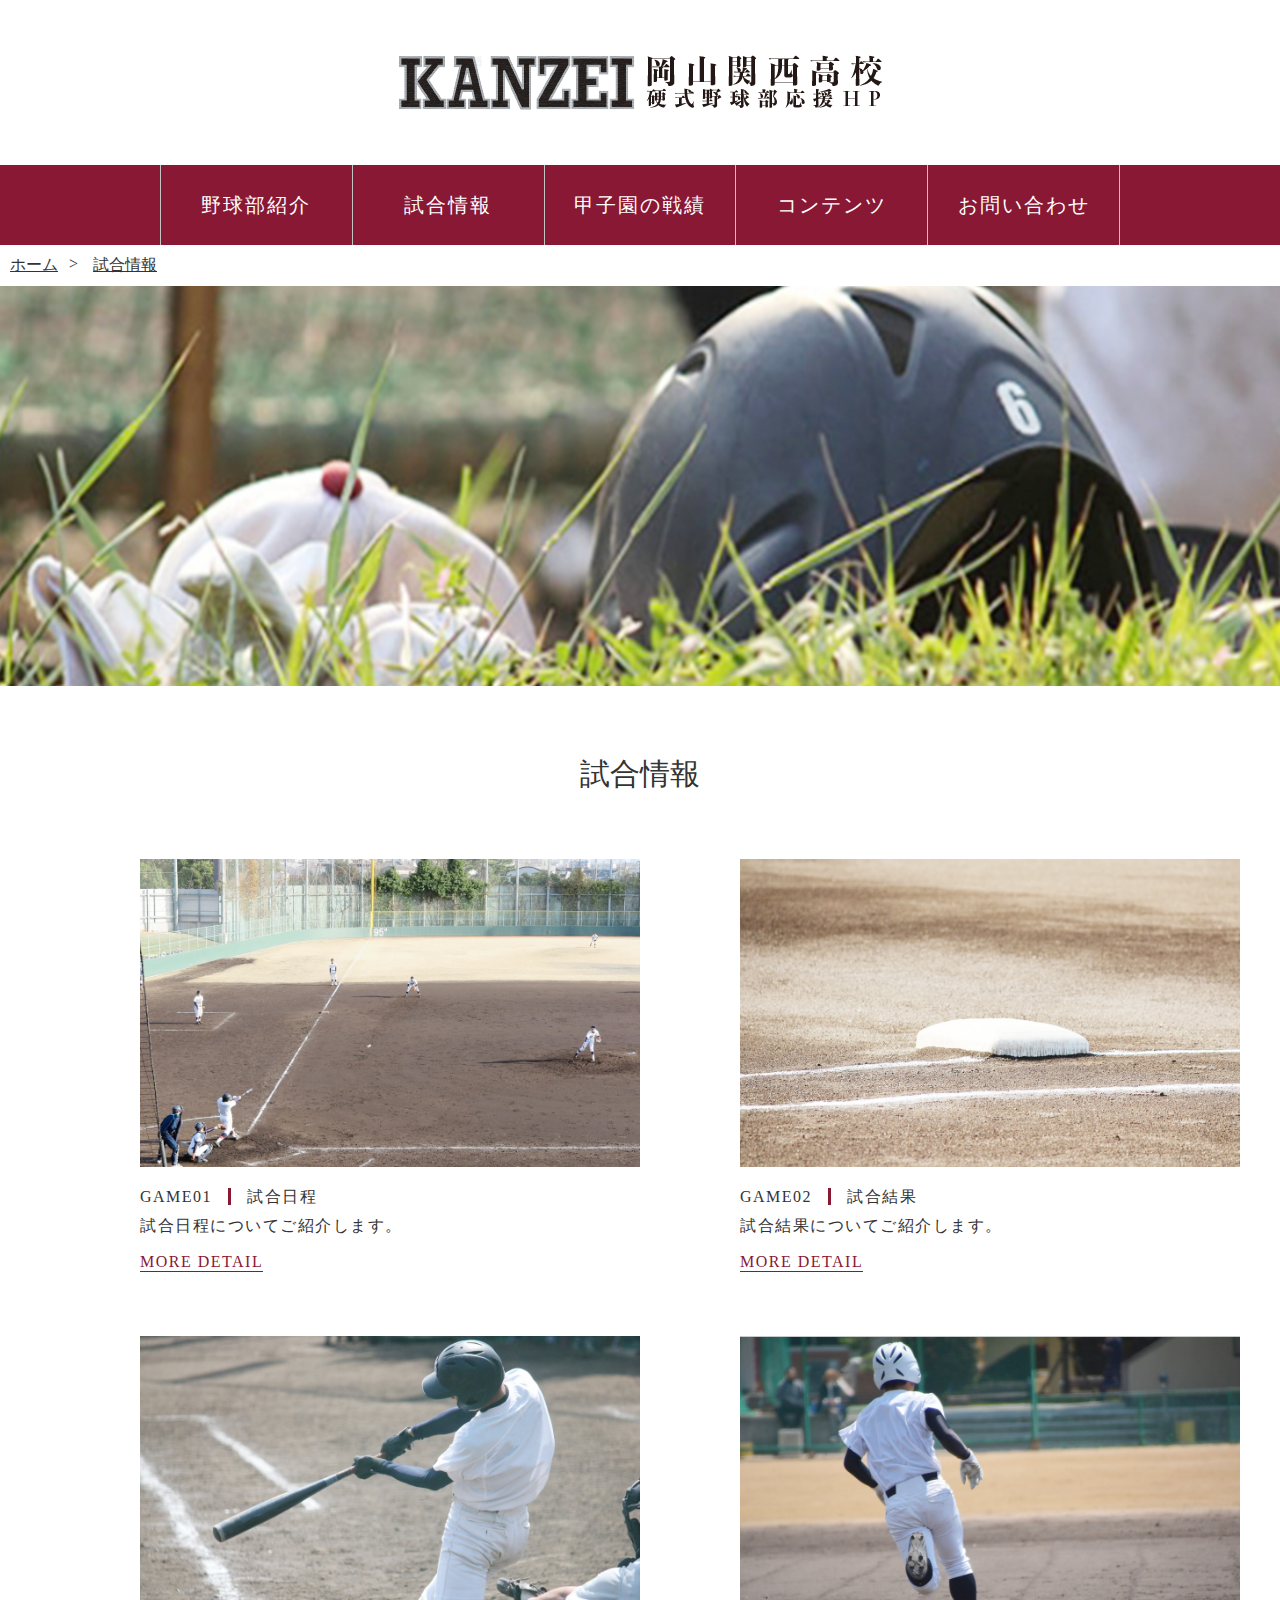
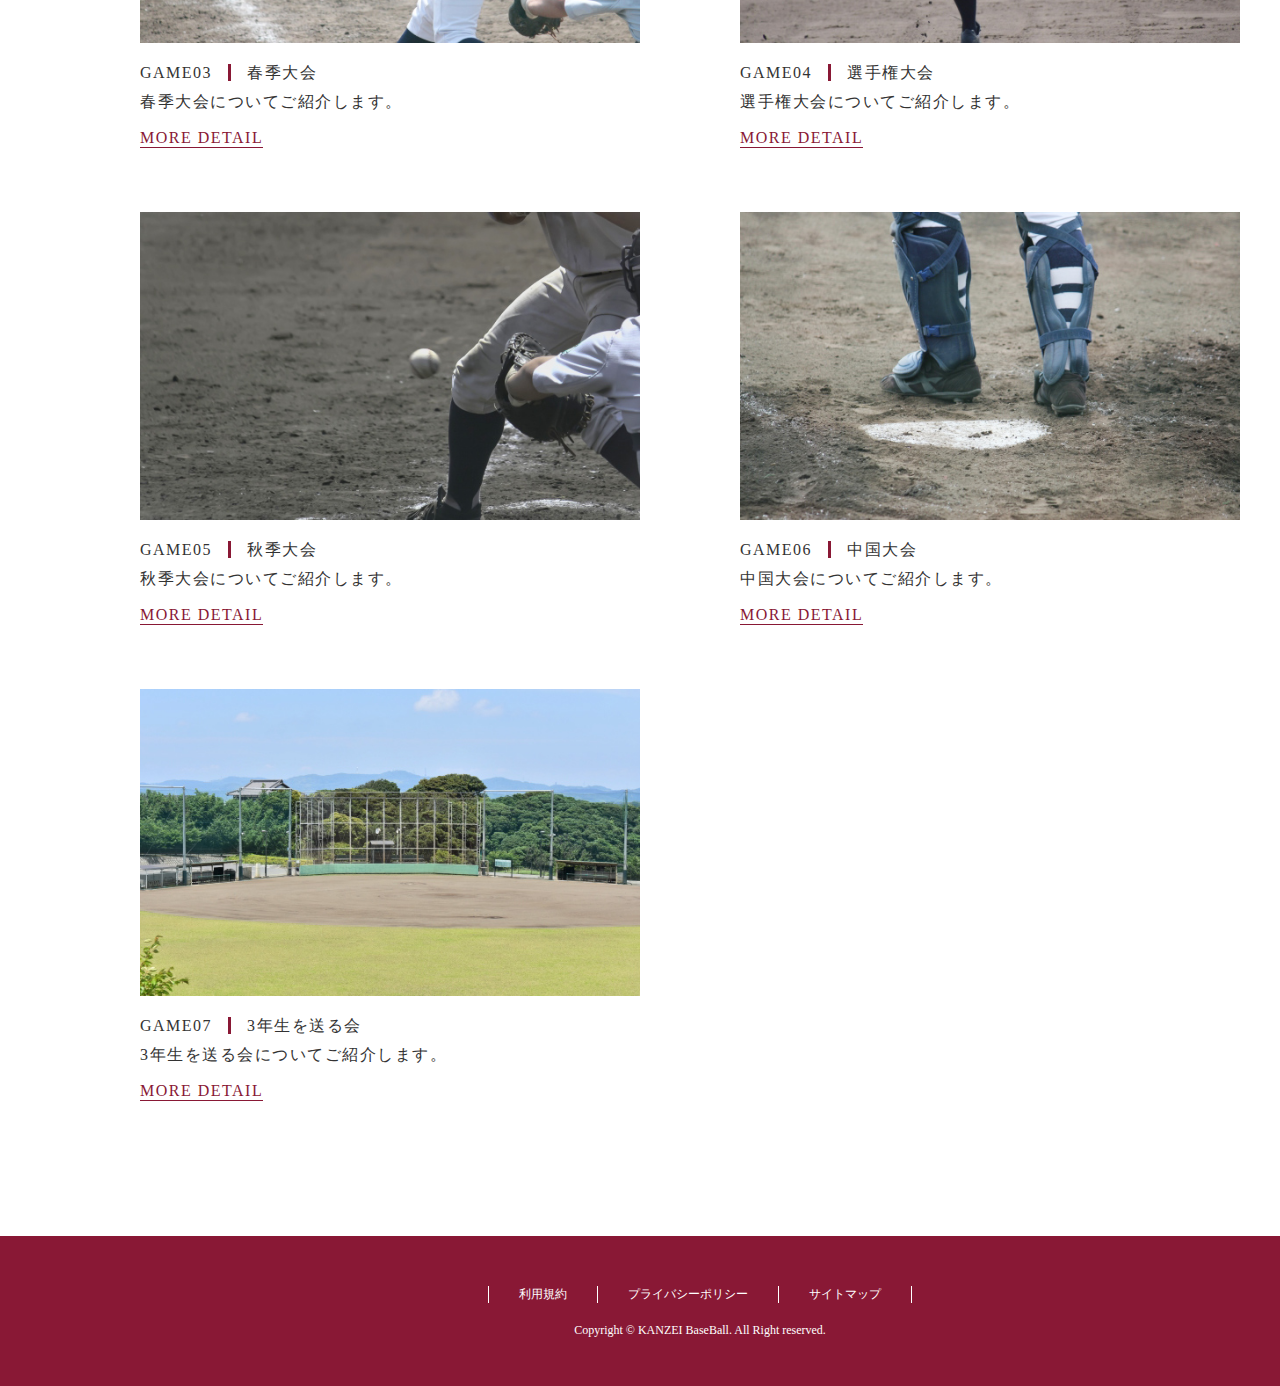
<file: game.html>
<!DOCTYPE html>
<html lang="ja">
<head>
<!-- 文字コード！-->
<meta charset="utf-8">

<!-- ブラウザで表示されるタイトル !-->
<title>
試合情報　|　岡山関西高校硬式野球部応援ホームページ
</title>

<!-- SEO対策に必要な記述。 -->
<meta name="description" content="岡山関西高校硬式野球部応援ホームページです。" />
<meta name="keywords" content="関西高校野球部" />
<meta name="viewport" content="width=device-width, initial-scale=1.0">

<!-- スタイルシート -->
<link rel="stylesheet" href="reset.min.css" media="all">
<link rel="stylesheet" href="style.css" media="all">
<link rel="stylesheet" href="animate.css">
<script src="js/jquery-3.5.1.min.js"></script>
<script src="js/jquery.waypoints.min.js"></script>

<!-- ファビコン -->
<link rel="icon" type="images/png" href="images/fav.png">

<body>

	<!-- header -->
	<header>
		<div class="headerinner">
			<h1><a href="index.html"><img class="logo" src="images/logo.png" alt="岡山関西高校硬式野球部応援ホームページ"></a></h1>

			<nav>
				<ul>
					<li><a class="navlist" href="about.html">野球部紹介</a></li>
					<li><a class="navlist" href="game.html">試合情報</a></li>
					<li><a class="navlist" href="koshien.html">甲子園の戦績</a></li>
					<li><a class="navlist" href="contents.html">コンテンツ</a></li>
					<li><a class="navlist" href="contact.html">お問い合わせ</a></li>
				</ul>
			</nav>

		<!-- レスポンシブ　ハンバーガーメニュー -->
			<div class="menu_list">
					<div class="menu-btn">
						<section>
							<div class="btn-trigger" id="btn02">
								<span></span>
								<span></span>
								<span></span>
							</div>
						</section>
			    </div>

			<div class="menu">
					<div class="menu__item"><a href="index.html">トップメニュー</a></div>
					<div class="menu__item"><a href="about.html">野球部紹介</a></div>
					<div class="menu__item"><a href="game.html">試合情報</a></div>
					<div class="menu__item"><a href="koshien.html">甲子園の戦績</a></div>
					<div class="menu__item"><a href="contents.html">コンテンツ</a></div>
					<div class="menu__item"><a href="contact.html">お問い合わせ</a></div>
			</div>
		</div>
	</div>

		<!-- ここまで　ハンバーガーメニュー -->

		<!-- bredcrumb -->

		<div class="bredcrumb">
			<div class="bredlist">
				<p class="bred-list1"><a href="index.html">ホーム</a></p>
				<p class="bred-list2"><a href="game.html">試合情報</a></p>
		</div>
		</div>

		<!-- ここまで bredcrumb -->

		<img class="game-kv" src="images/game.jpg" alt="試合情報">

	</header>
	<!-- ここまで　header -->

	<!-- 野球部紹介 -->

	<div class="game_inner">
		<h2 class="abouttitle">試合情報</h2>

		<div class="aboutlists">

			<div class="aboutlist">
				<a href="#">
					<img src="images/game1.jpg" alt="試合日程">
					<h3>GAME01<span></span>試合日程</h3>
					<p>試合日程についてご紹介します。</p>
					<a href="#" class="aboutbutton">MORE DETAIL</a>
				</a>
			</div>

			<div class="aboutlist">
				<a href="#">
					<img src="images/game2.jpg" alt="試合結果">
					<h3>GAME02<span></span>試合結果</h3>
					<p>試合結果についてご紹介します。</p>
					<a href="#" class="aboutbutton">MORE DETAIL</a>
				</a>
			</div>
		</div>

		<div class="aboutlists">
			<div class="aboutlist">
				<a href="#">
					<img src="images/game3.jpg" alt="春季大会">
					<h3>GAME03<span></span>春季大会</h3>
					<p>春季大会についてご紹介します。</p>
					<a href="#" class="aboutbutton">MORE DETAIL</a>
				</a>
			</div>

			<div class="aboutlist">
				<a href="#">
					<img src="images/game4.jpg" alt="選手権大会">
					<h3>GAME04<span></span>選手権大会</h3>
					<p>選手権大会についてご紹介します。</p>
					<a href="#" class="aboutbutton">MORE DETAIL</a>
				</a>
			</div>
		</div>

		<div class="aboutlists">
			<div class="aboutlist">
				<a href="#">
					<img src="images/game5.jpg" alt="秋季大会">
					<h3>GAME05<span></span>秋季大会</h3>
					<p>秋季大会についてご紹介します。</p>
					<a href="#" class="aboutbutton">MORE DETAIL</a>
				</a>
				</div>
			
			<div class="aboutlist">
				<a href="#">
					<img src="images/game6.jpg" alt="中国大会">
					<h3>GAME06<span></span>中国大会</h3>
					<p>中国大会についてご紹介します。</p>
					<a href="#" class="aboutbutton">MORE DETAIL</a>
				</a>
			</div>
		</div>

		<div class="aboutlists">
			<div class="aboutlist">
				<a href="#">
					<img src="images/game7.jpg" alt="3年生を送る会">
					<h3>GAME07<span></span>3年生を送る会</h3>
					<p>3年生を送る会についてご紹介します。</p>
					<a href="#" class="aboutbutton">MORE DETAIL</a>
				</a>
			</div>
			</div>
	</div>
	

	<!-- ここまで　野球部紹介 -->
	

	<!-- フッター -->

	<footer>
		<div class="footerinner">
			<ul>
				<li><a href="#">利用規約</a></li>
				<li><a href="#">プライバシーポリシー</a></li>
				<li><a href="#">サイトマップ</a></li>
			</ul>

			<p><small>Copyright &copy; KANZEI BaseBall. All Right reserved.</small></p>
		</div>
	</footer>

	<!-- ここまで　フッター -->

 <script src="js/script.js"></script>
</body>
</html>
</file>
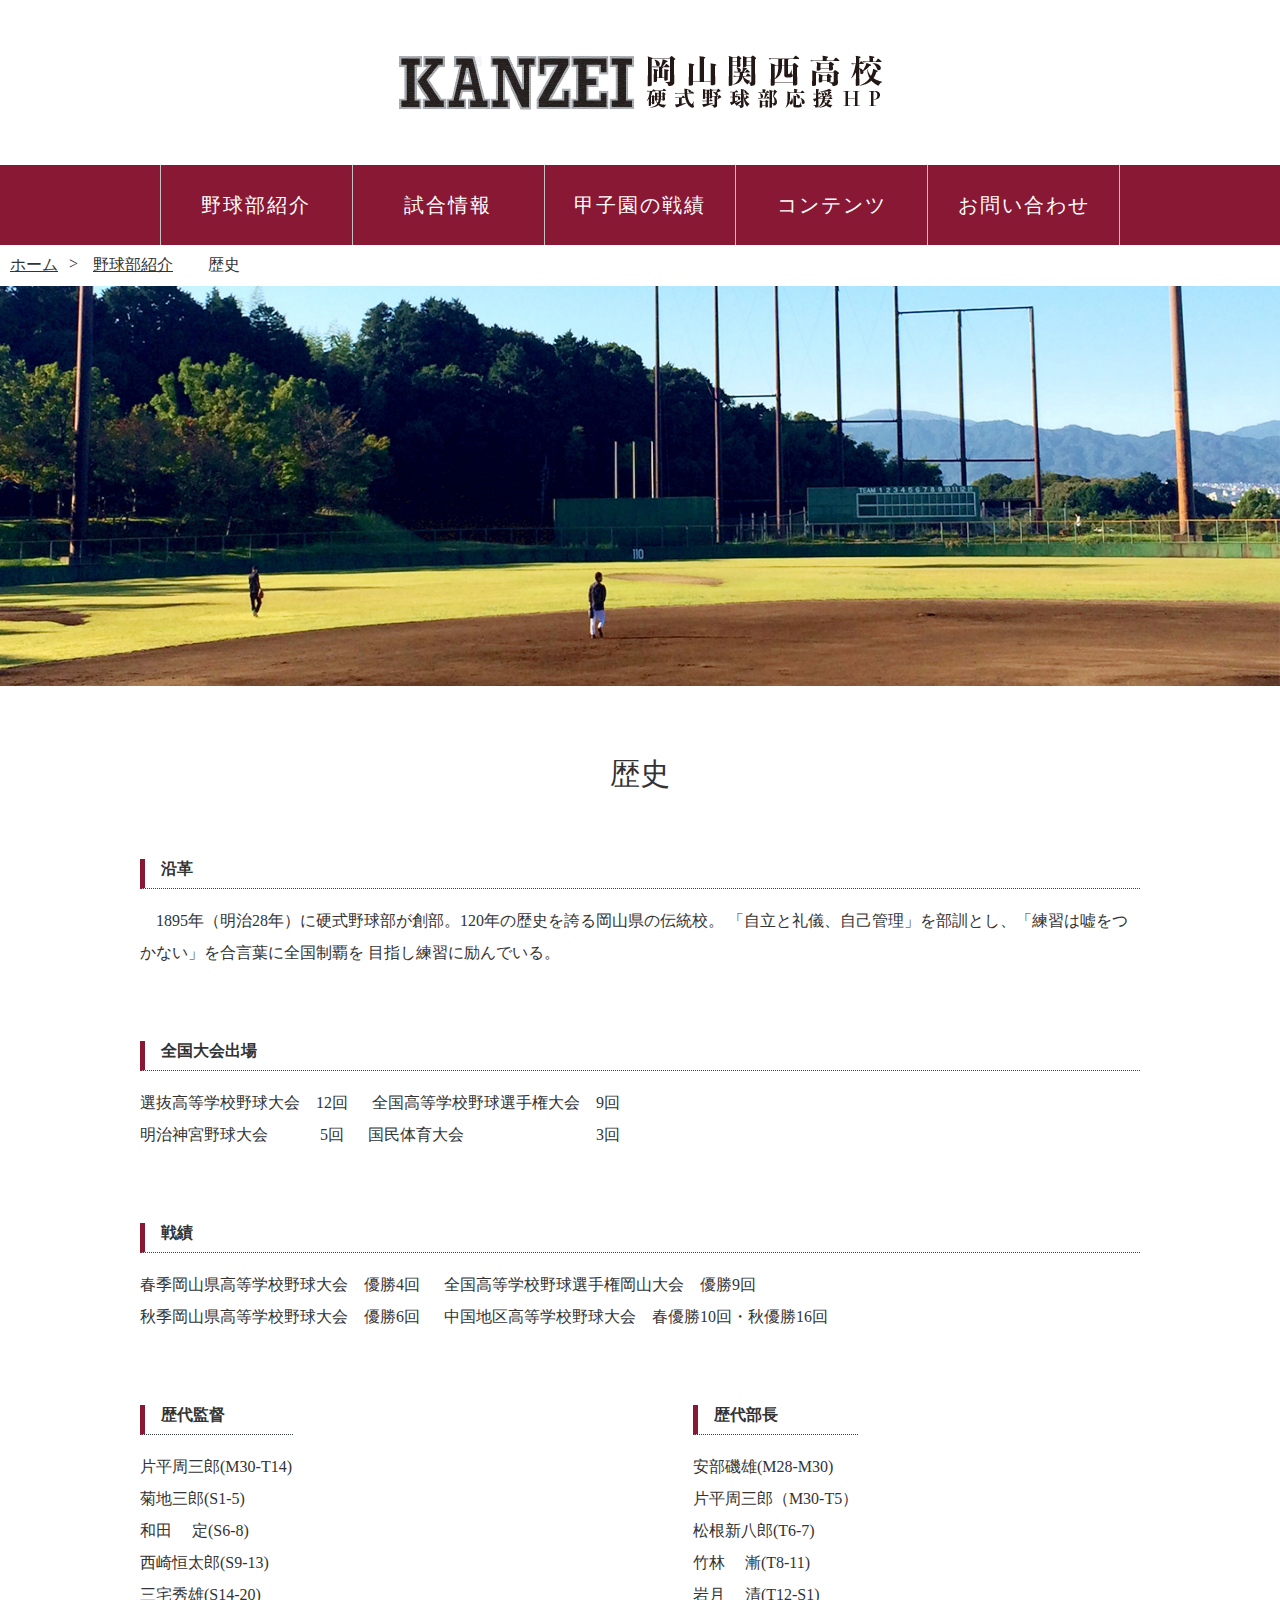
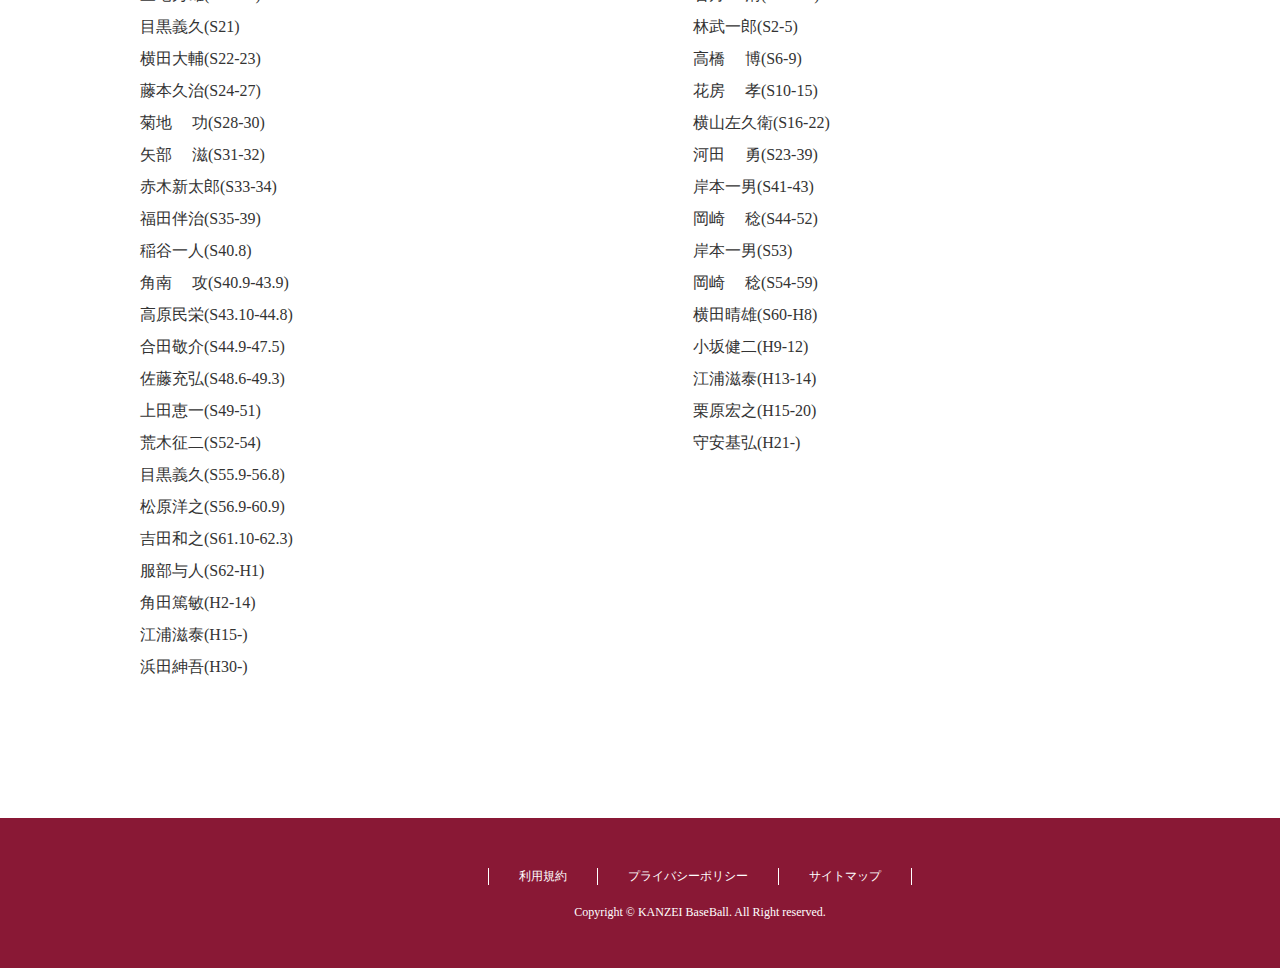
<file: history.html>
<!DOCTYPE html>
<html lang="ja">
<head>
<!-- 文字コード！-->
<meta charset="utf-8">

<!-- ブラウザで表示されるタイトル !-->
<title>
歴史　|　岡山関西高校硬式野球部応援ホームページ
</title>

<!-- SEO対策に必要な記述。 -->
<meta name="description" content="岡山関西高校硬式野球部応援ホームページです。" />
<meta name="keywords" content="関西高校野球部" />
<meta name="viewport" content="width=device-width, initial-scale=1.0">

<!-- スタイルシート -->
<link rel="stylesheet" href="reset.min.css" media="all">
<link rel="stylesheet" href="style.css" media="all">
<link rel="stylesheet" href="animate.css">
<script src="js/jquery-3.5.1.min.js"></script>
<script src="js/jquery.waypoints.min.js"></script>

<!-- ファビコン -->
<link rel="icon" type="images/png" href="images/fav.png">

<body>

	<!-- header -->
	<header>
		<div class="headerinner">
			<h1><a href="index.html"><img class="logo" src="images/logo.png" alt="岡山関西高校硬式野球部応援ホームページ"></a></h1>

			<nav>
				<ul>
					<li><a class="navlist" href="about.html">野球部紹介</a></li>
					<li><a class="navlist" href="game.html">試合情報</a></li>
					<li><a class="navlist" href="koshien.html">甲子園の戦績</a></li>
					<li><a class="navlist" href="contents.html">コンテンツ</a></li>
					<li><a class="navlist" href="contact.html">お問い合わせ</a></li>
				</ul>
			</nav>

		<!-- レスポンシブ　ハンバーガーメニュー -->
			<div class="menu_list">
					<div class="menu-btn">
						<section>
							<div class="btn-trigger" id="btn02">
								<span></span>
								<span></span>
								<span></span>
							</div>
						</section>
			    </div>

			<div class="menu">
					<div class="menu__item"><a href="index.html">トップメニュー</a></div>
					<div class="menu__item"><a href="about.html">野球部紹介</a></div>
					<div class="menu__item"><a href="game.html">試合情報</a></div>
					<div class="menu__item"><a href="koshien.html">甲子園の戦績</a></div>
					<div class="menu__item"><a href="contents.html">コンテンツ</a></div>
					<div class="menu__item"><a href="contact.html">お問い合わせ</a></div>
			</div>
		</div>
	</div>

		<!-- ここまで　ハンバーガーメニュー -->

		<!-- bredcrumb -->

		<div class="bredcrumb">
			<div class="bredlist">
				<p class="bred-list1"><a href="index.html">ホーム</a></p>
				<p class="bred-list2"><a href="about.html">野球部紹介</a></p>
				<p class="bred-list3"><a href="history.html">歴史</a></p>
		</div>
		</div>

		<!-- ここまで bredcrumb -->

		<img class="history-kv" src="images/history-kv.jpg" alt="歴史紹介">

	</header>
	<!-- ここまで　header -->

	<!-- 歴史紹介 -->

	<div class="history_inner">
		<h2 class="abouttitle">歴史</h2>

		<div class="historysinner">

			<div class="historys">
				<h2>沿革</h2>
				<p>　1895年（明治28年）に硬式野球部が創部。120年の歴史を誇る岡山県の伝統校。
					「自立と礼儀、自己管理」を部訓とし、「練習は嘘をつかない」を合言葉に全国制覇を
					目指し練習に励んでいる。</p>
			</div>

			<div class="historys">
				<h2>全国大会出場</h2>
				<p>選抜高等学校野球大会　12回<span>全国高等学校野球選手権大会　9回</span><br>
					明治神宮野球大会　　　  5回<span>国民体育大会　　　　　 　　　3回</span>
				</p>
			</div>

			<div class="historys">
				<h2>戦績</h2>
				<p>春季岡山県高等学校野球大会　優勝4回<span>全国高等学校野球選手権岡山大会　優勝9回</span><br>
					秋季岡山県高等学校野球大会　優勝6回<span>中国地区高等学校野球大会　春優勝10回・秋優勝16回　</span>
					</p>
			</div>

			<div class="historys2">
				<h2>歴代監督</h2>
				<p>片平周三郎(M30-T14) <br>
					菊地三郎(S1-5) <br>
					和田　 定(S6-8) <br>
					西崎恒太郎(S9-13) <br>
					三宅秀雄(S14-20) <br>
					目黒義久(S21) <br>
					横田大輔(S22-23) <br>
					藤本久治(S24-27) <br>
					菊地　 功(S28-30) <br>
					矢部　 滋(S31-32) <br>
					赤木新太郎(S33-34) <br>
					福田伴治(S35-39) <br>
					稲谷一人(S40.8) <br>
					角南　 攻(S40.9-43.9) <br>
					高原民栄(S43.10-44.8) <br>
					合田敬介(S44.9-47.5) <br>
					佐藤充弘(S48.6-49.3) <br>
					上田恵一(S49-51) <br>
					荒木征二(S52-54) <br>
					目黒義久(S55.9-56.8) <br>
					松原洋之(S56.9-60.9) <br>
					吉田和之(S61.10-62.3) <br>
					服部与人(S62-H1) <br>
					角田篤敏(H2-14) <br>
					江浦滋泰(H15-) <br>
					浜田紳吾(H30-) <br>
					</p>
			</div>

			<div class="historys3">
				<h2>歴代部長</h2>
				<p>安部磯雄(M28-M30) <br>
					片平周三郎（M30-T5） <br>
					松根新八郎(T6-7) <br>
					竹林　 漸(T8-11) <br>
					岩月　 清(T12-S1) <br>
					林武一郎(S2-5) <br>
					高橋　 博(S6-9) <br>
					花房　 孝(S10-15) <br>
					横山左久衛(S16-22) <br>
					河田　 勇(S23-39) <br>
					岸本一男(S41-43) <br>
					岡崎　 稔(S44-52) <br>
					岸本一男(S53) <br>
					岡崎　 稔(S54-59) <br>
					横田晴雄(S60-H8) <br>
					小坂健二(H9-12) <br>
					江浦滋泰(H13-14) <br>
					栗原宏之(H15-20) <br>
					守安基弘(H21-) <br>
					</p>
			</div>

			
		</div>
	</div>

	<!-- ここまで　歴史紹介 -->
	

	<!-- フッター -->
<div class="cf"></div>
	<footer>
		<div class="footerinner">
			<ul>
				<li><a href="#">利用規約</a></li>
				<li><a href="#">プライバシーポリシー</a></li>
				<li><a href="#">サイトマップ</a></li>
			</ul>

			<p><small>Copyright &copy; KANZEI BaseBall. All Right reserved.</small></p>
		</div>
	</footer>

	<!-- ここまで　フッター -->

 <script src="js/script.js"></script>
</body>
</html>
</file>
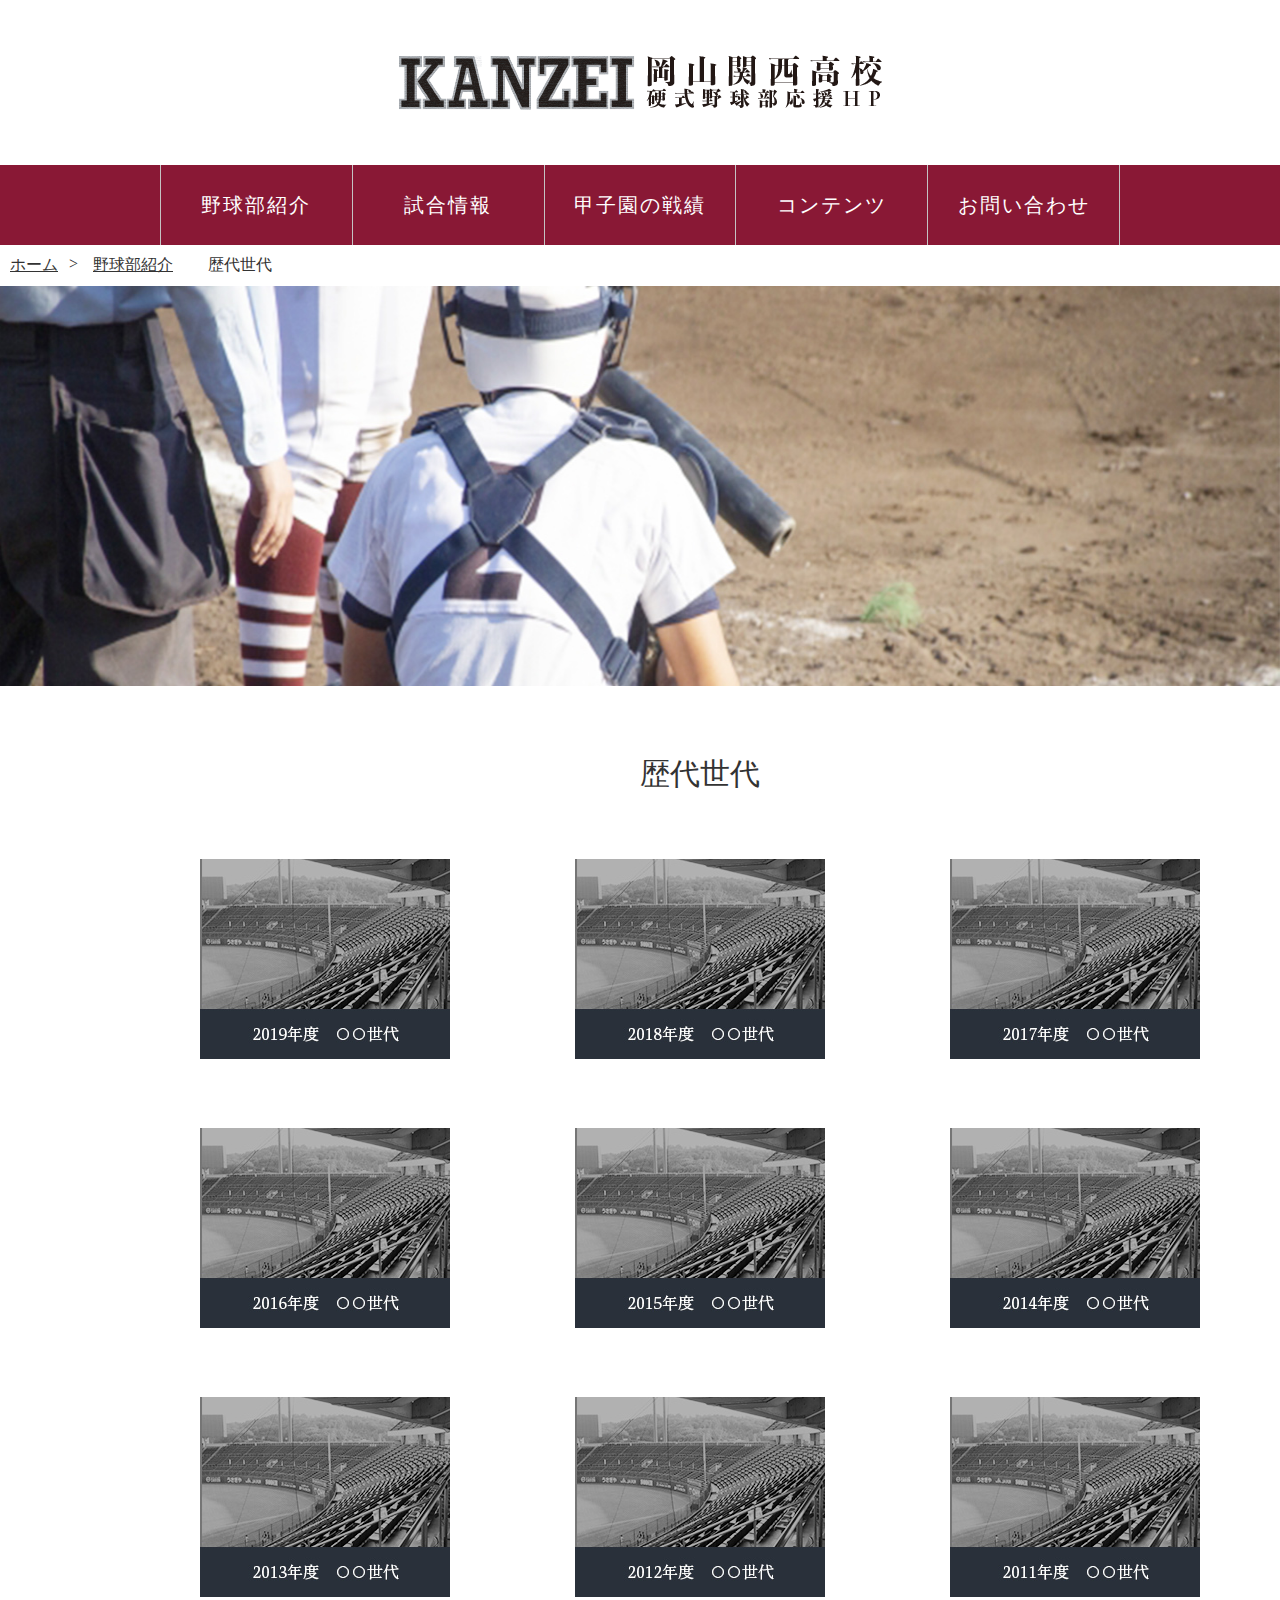
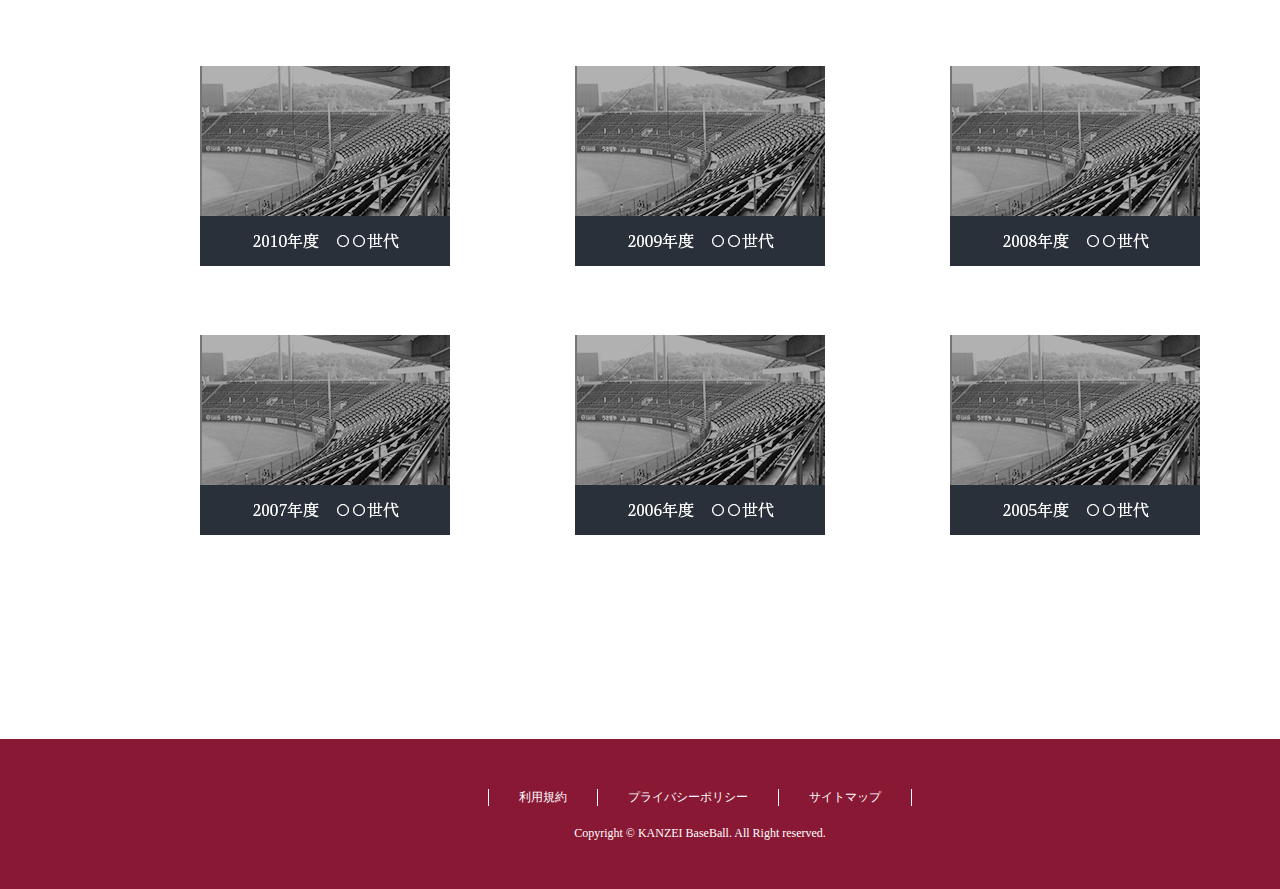
<file: historymenber.html>
<!DOCTYPE html>
<html lang="ja">
<head>
<!-- 文字コード！-->
<meta charset="utf-8">

<!-- ブラウザで表示されるタイトル !-->
<title>
歴代世代紹介　|　岡山関西高校硬式野球部応援ホームページ
</title>

<!-- SEO対策に必要な記述。 -->
<meta name="description" content="岡山関西高校硬式野球部応援ホームページです。" />
<meta name="keywords" content="関西高校野球部" />
<meta name="viewport" content="width=device-width, initial-scale=1.0">

<!-- スタイルシート -->
<link rel="stylesheet" href="reset.min.css" media="all">
<link rel="stylesheet" href="style.css" media="all">
<link rel="stylesheet" href="animate.css">
<script src="js/jquery-3.5.1.min.js"></script>
<script src="js/jquery.waypoints.min.js"></script>

<!-- ファビコン -->
<link rel="icon" type="images/png" href="images/fav.png">

<body>

	<!-- header -->
	<header>
		<div class="headerinner">
			<h1><a href="index.html"><img class="logo" src="images/logo.png" alt="岡山関西高校硬式野球部応援ホームページ"></a></h1>

			<nav>
				<ul>
					<li><a class="navlist" href="about.html">野球部紹介</a></li>
					<li><a class="navlist" href="game.html">試合情報</a></li>
					<li><a class="navlist" href="koshien.html">甲子園の戦績</a></li>
					<li><a class="navlist" href="contents.html">コンテンツ</a></li>
					<li><a class="navlist" href="contact.html">お問い合わせ</a></li>
				</ul>
			</nav>

		<!-- レスポンシブ　ハンバーガーメニュー -->
			<div class="menu_list">
					<div class="menu-btn">
						<section>
							<div class="btn-trigger" id="btn02">
								<span></span>
								<span></span>
								<span></span>
							</div>
						</section>
			    </div>

			<div class="menu">
					<div class="menu__item"><a href="index.html">トップメニュー</a></div>
					<div class="menu__item"><a href="about.html">野球部紹介</a></div>
					<div class="menu__item"><a href="game.html">試合情報</a></div>
					<div class="menu__item"><a href="koshien.html">甲子園の戦績</a></div>
					<div class="menu__item"><a href="contents.html">コンテンツ</a></div>
					<div class="menu__item"><a href="contact.html">お問い合わせ</a></div>
			</div>
		</div>
	</div>

		<!-- ここまで　ハンバーガーメニュー -->

		<!-- bredcrumb -->

		<div class="bredcrumb">
			<div class="bredlist">
				<p class="bred-list1"><a href="index.html">ホーム</a></p>
				<p class="bred-list2"><a href="about.html">野球部紹介</a>
				<p class="bred-list3"><a href="historymenber.html">歴代世代</a></p>
		</div>
		</div>

		<!-- ここまで bredcrumb -->

		<img class="historymenber-kv" src="images/historymenber-kv.jpg" alt="歴代世代紹介">

	</header>
	<!-- ここまで　header -->

	<!-- 歴史紹介 -->

	<div class="historymenber_inner">
		<h2 class="abouttitle">歴代世代</h2>

		<div class="historymenbers">
			<div class="historymenber">
				<a href="#"><img src="images/historymenbers.jpg" alt="2019年度○○世代"></a>
			</div>

			<div class="historymenber">
				<a href="#"><img src="images/2018.jpg" alt="2018年度○○世代"></a>
			</div>

			<div class="historymenber">
			<a href="#"><img src="images/2017.jpg" alt="2017年度○○世代"></a>
			</div>
		</div>

		<div class="historymenbers">
			<div class="historymenber">
				<a href="#"><img src="images/2016.jpg" alt="2016年度○○世代"></a>
			</div>

			<div class="historymenber">
				<a href="#"><img src="images/2015.jpg" alt="2015年度○○世代"></a>
			</div>

			<div class="historymenber">
			<a href="#"><img src="images/2014.jpg" alt="2014年度○○世代"></a>
			</div>
		</div>

		<div class="historymenbers">
			<div class="historymenber">
				<a href="#"><img src="images/2013.jpg" alt="2013年度○○世代"></a>
			</div>

			<div class="historymenber">
				<a href="#"><img src="images/2012.jpg" alt="2012年度○○世代"></a>
			</div>

			<div class="historymenber">
			<a href="#"><img src="images/2011.jpg" alt="2011年度○○世代"></a>
			</div>
		</div>

		<div class="historymenbers">
			<div class="historymenber">
				<a href="#"><img src="images/2010.jpg" alt="2010年度○○世代"></a>
			</div>

			<div class="historymenber">
				<a href="#"><img src="images/2009.jpg" alt="2009年度○○世代"></a>
			</div>

			<div class="historymenber">
			<a href="#"><img src="images/2008.jpg" alt="2008年度○○世代"></a>
			</div>
		</div>

		<div class="historymenbers">
			<div class="historymenber">
				<a href="#"><img src="images/2007.jpg" alt="2007年度○○世代"></a>
			</div>

			<div class="historymenber">
				<a href="#"><img src="images/2006.jpg" alt="2006年度○○世代"></a>
			</div>

			<div class="historymenber">
			<a href="#"><img src="images/2005.jpg" alt="2005年度○○世代"></a>
			</div>
		</div>

		
		
	</div>

	<!-- ここまで　歴史紹介 -->
	

	<!-- フッター -->
<div class="cf"></div>
	<footer>
		<div class="footerinner">
			<ul>
				<li><a href="#">利用規約</a></li>
				<li><a href="#">プライバシーポリシー</a></li>
				<li><a href="#">サイトマップ</a></li>
			</ul>

			<p><small>Copyright &copy; KANZEI BaseBall. All Right reserved.</small></p>
		</div>
	</footer>

	<!-- ここまで　フッター -->

 <script src="js/script.js"></script>
</body>
</html>
</file>
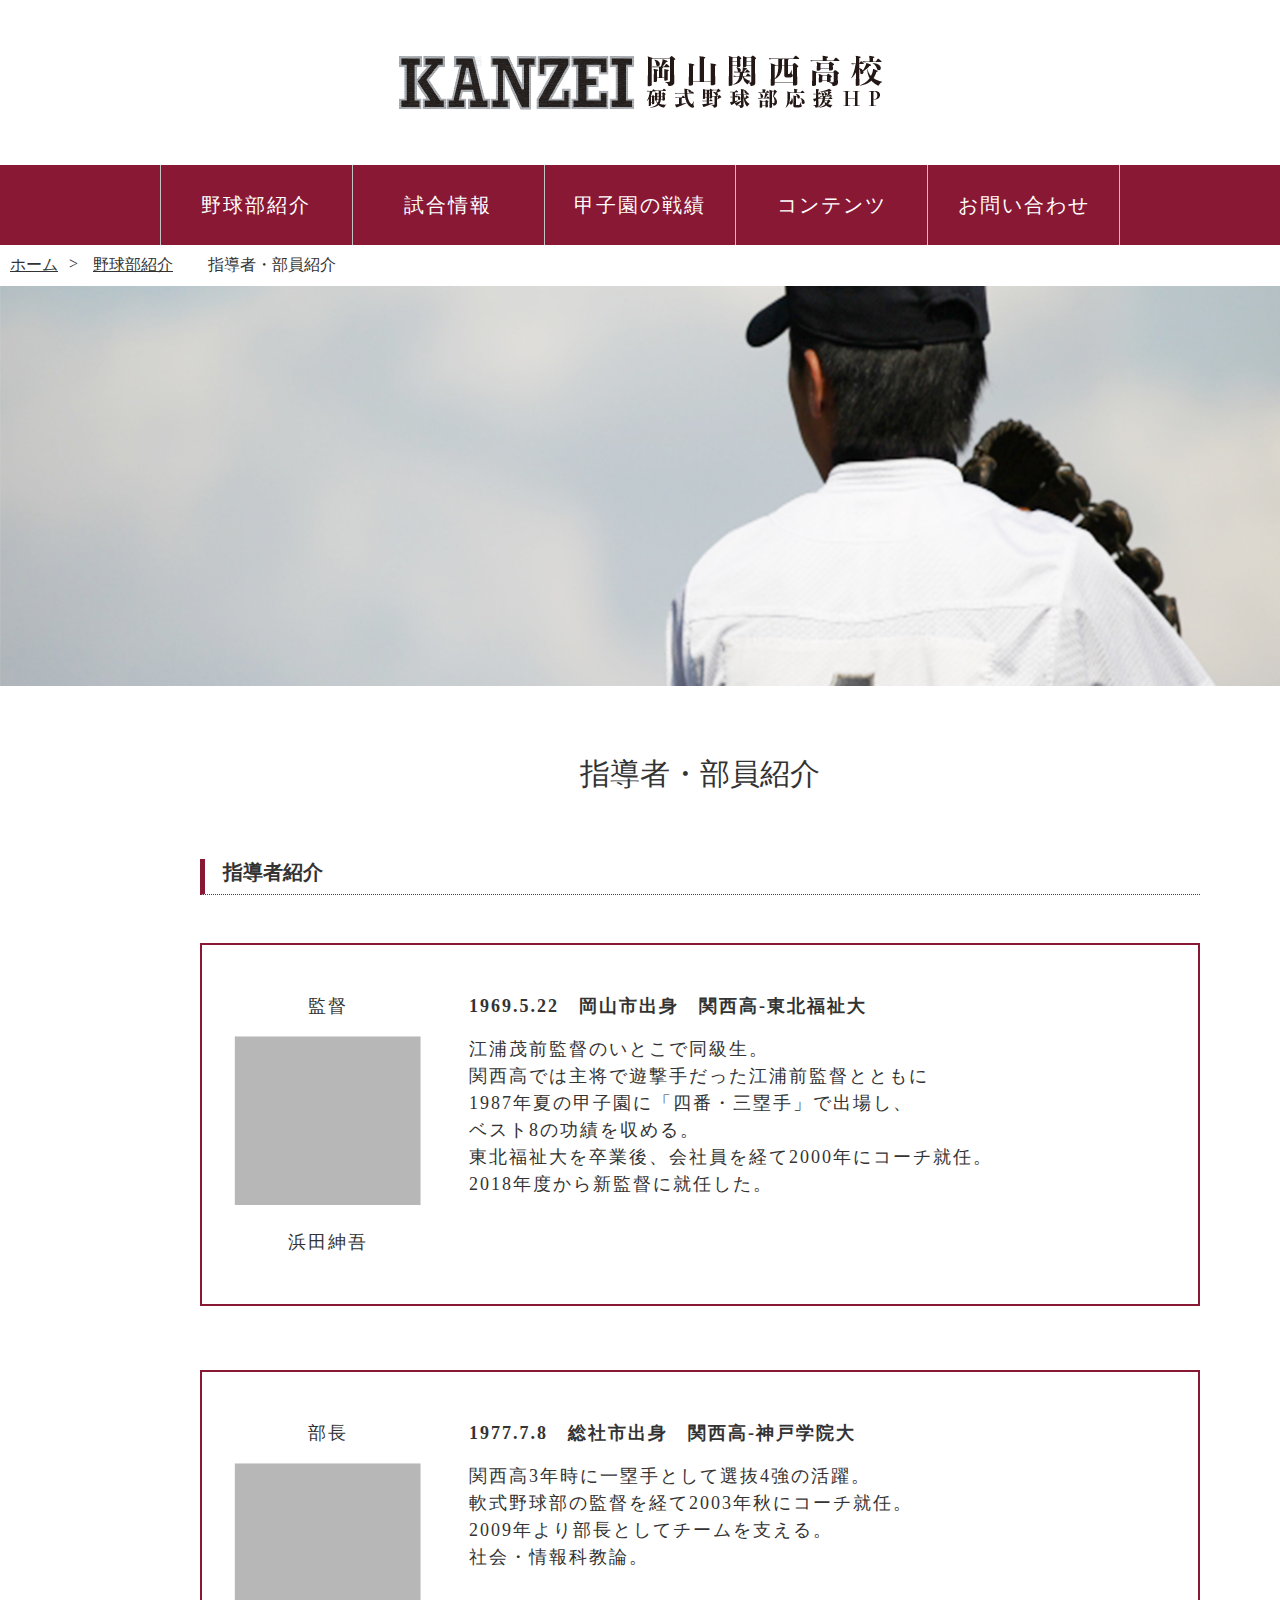
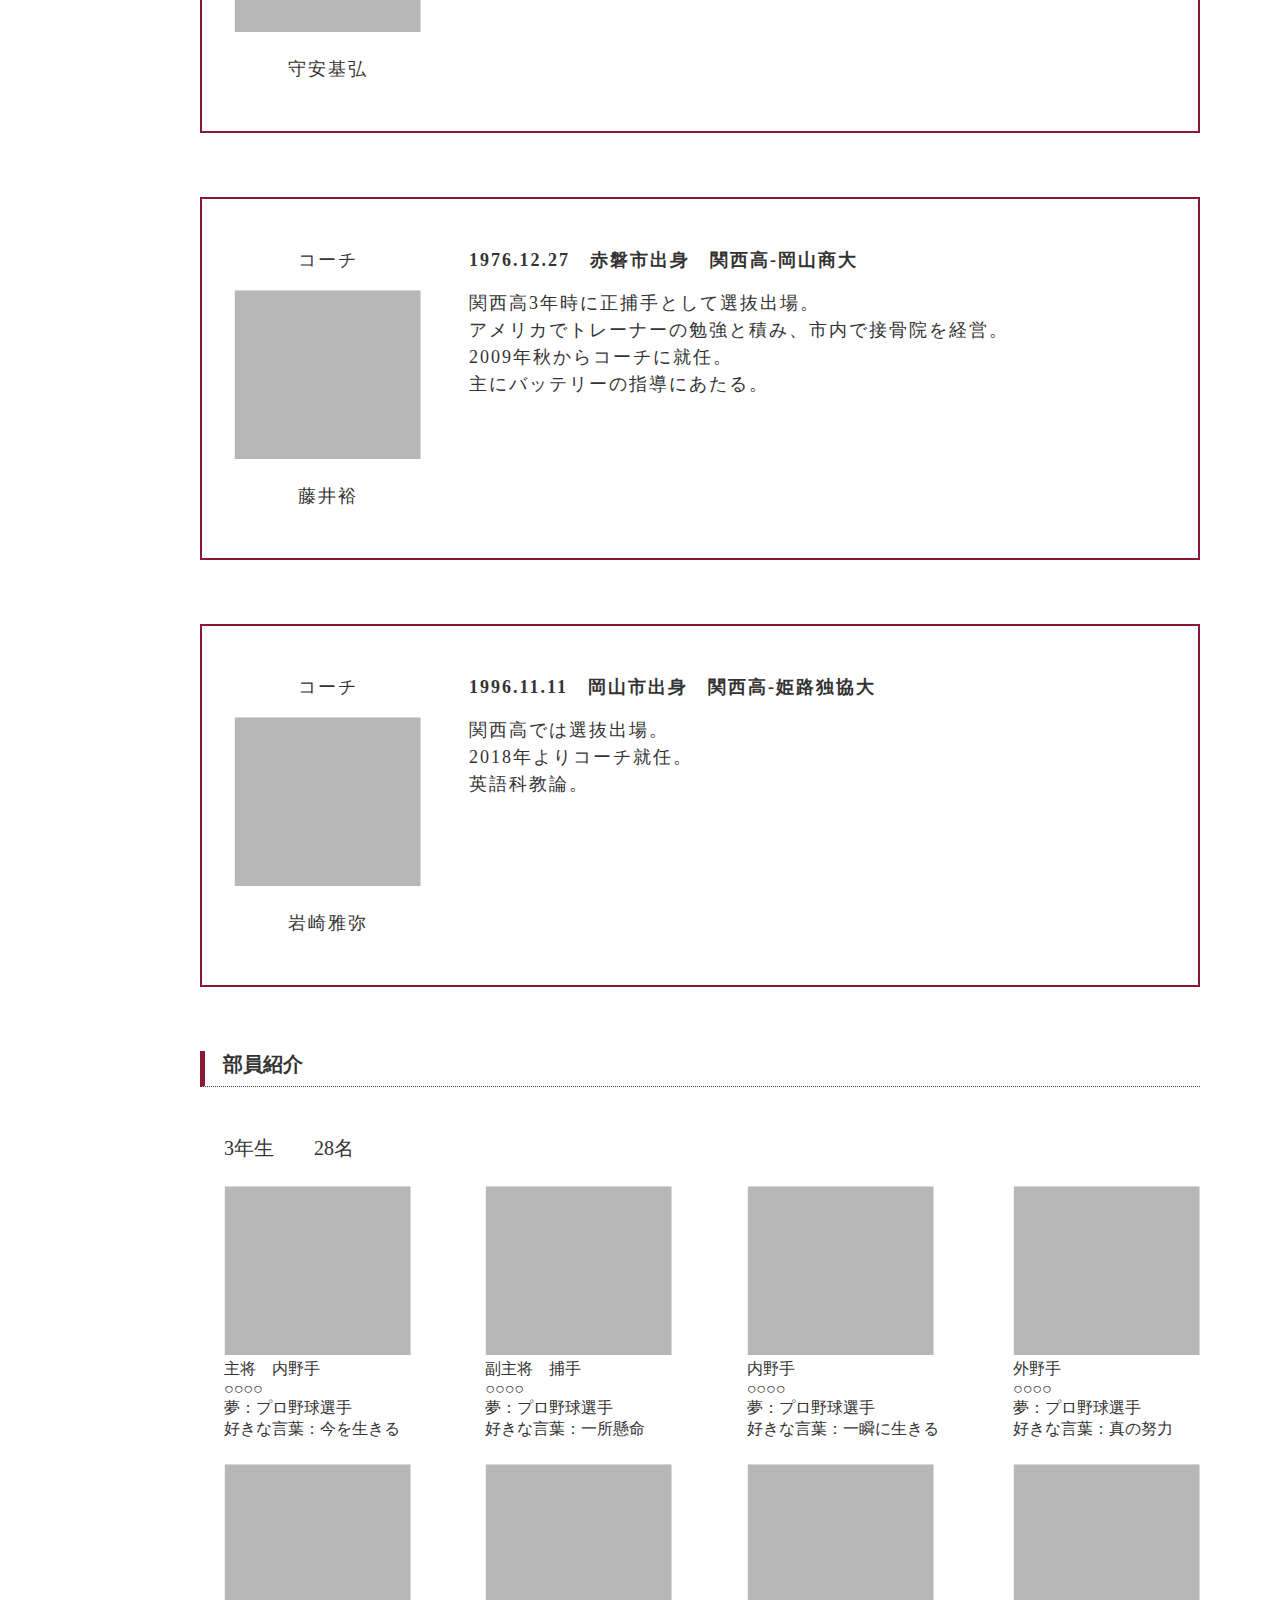
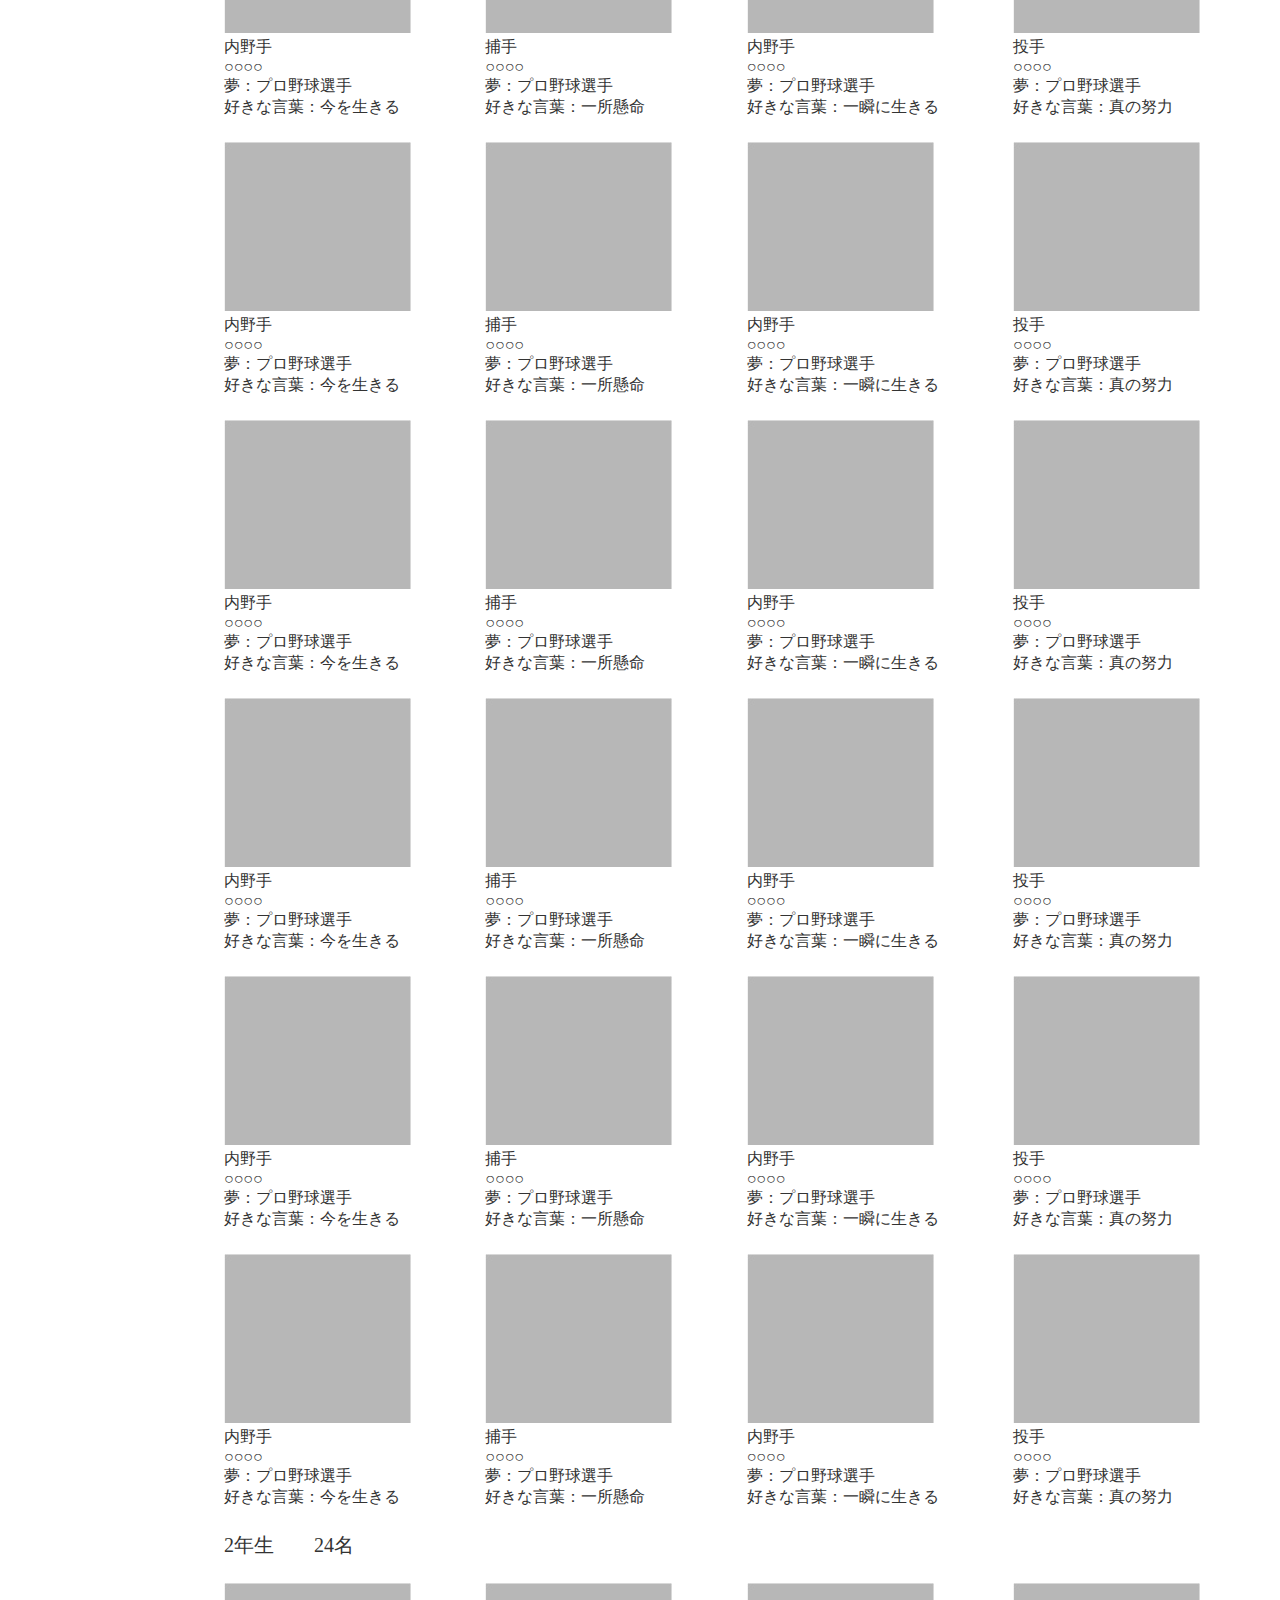
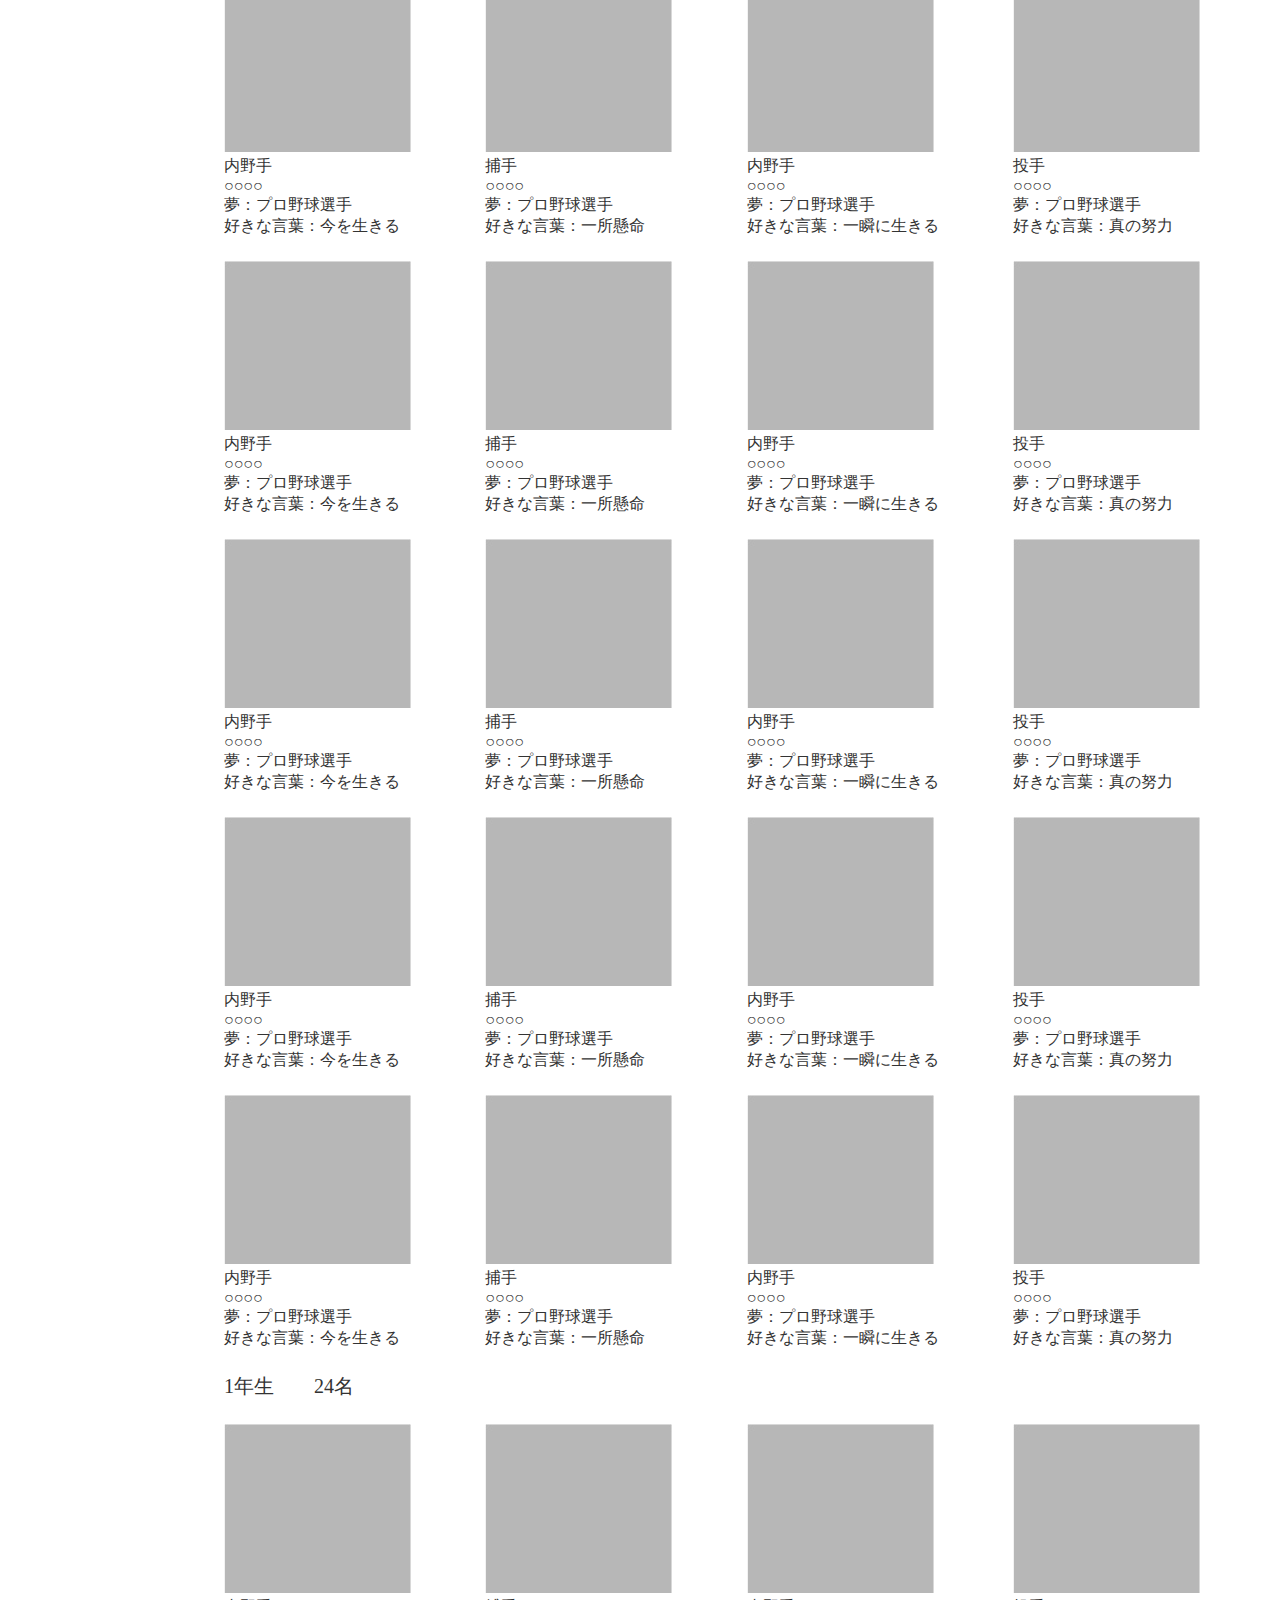
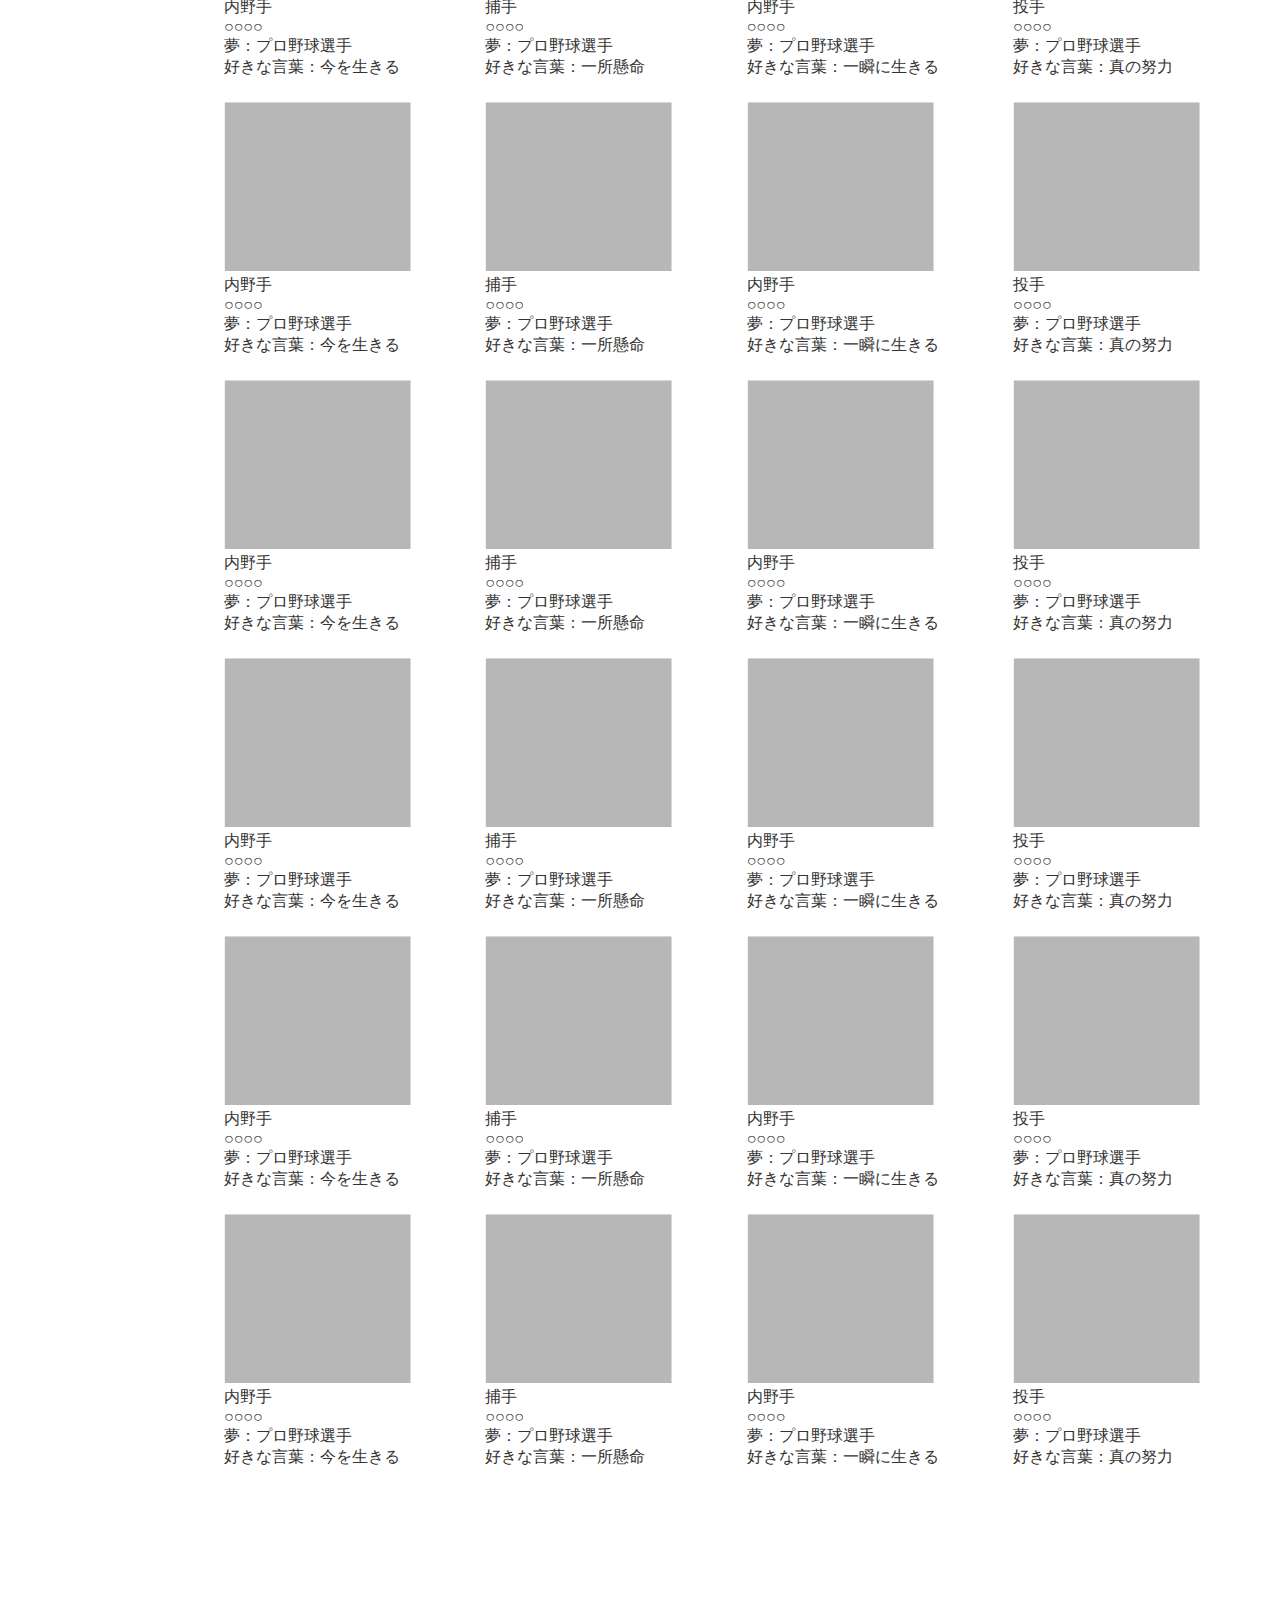
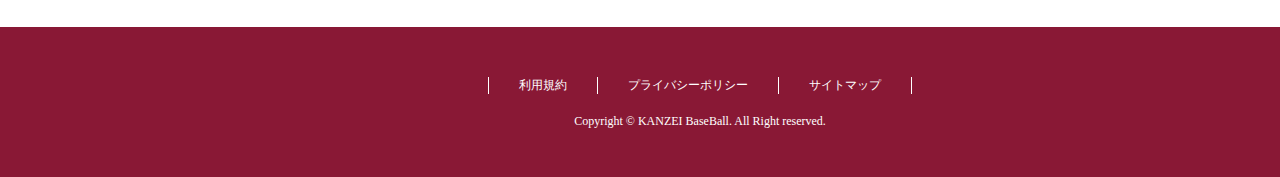
<file: introduction.html>
<!DOCTYPE html>
<html lang="ja">
<head>
<!-- 文字コード！-->
<meta charset="utf-8">

<!-- ブラウザで表示されるタイトル !-->
<title>
指導者・部員紹介　|　岡山関西高校硬式野球部応援ホームページ
</title>

<!-- SEO対策に必要な記述。 -->
<meta name="description" content="岡山関西高校硬式野球部応援ホームページです。" />
<meta name="keywords" content="関西高校野球部" />
<meta name="viewport" content="width=device-width, initial-scale=1.0">

<!-- スタイルシート -->
<link rel="stylesheet" href="reset.min.css" media="all">
<link rel="stylesheet" href="style.css" media="all">
<link rel="stylesheet" href="animate.css">
<script src="js/jquery-3.5.1.min.js"></script>
<script src="js/jquery.waypoints.min.js"></script>

<!-- ファビコン -->
<link rel="icon" type="images/png" href="images/fav.png">

<body>

	<!-- header -->
	<header>
		<div class="headerinner">
			<h1><a href="index.html"><img class="logo" src="images/logo.png" alt="岡山関西高校硬式野球部応援ホームページ"></a></h1>

			<nav>
				<ul>
					<li><a class="navlist" href="about.html">野球部紹介</a></li>
					<li><a class="navlist" href="game.html">試合情報</a></li>
					<li><a class="navlist" href="koshien.html">甲子園の戦績</a></li>
					<li><a class="navlist" href="contents.html">コンテンツ</a></li>
					<li><a class="navlist" href="contact.html">お問い合わせ</a></li>
				</ul>
			</nav>

		<!-- レスポンシブ　ハンバーガーメニュー -->
			<div class="menu_list">
					<div class="menu-btn">
						<section>
							<div class="btn-trigger" id="btn02">
								<span></span>
								<span></span>
								<span></span>
							</div>
						</section>
			    </div>

			<div class="menu">
					<div class="menu__item"><a href="index.html">トップメニュー</a></div>
					<div class="menu__item"><a href="about.html">野球部紹介</a></div>
					<div class="menu__item"><a href="game.html">試合情報</a></div>
					<div class="menu__item"><a href="koshien.html">甲子園の戦績</a></div>
					<div class="menu__item"><a href="contents.html">コンテンツ</a></div>
					<div class="menu__item"><a href="contact.html">お問い合わせ</a></div>
			</div>
		</div>
	</div>

		<!-- ここまで　ハンバーガーメニュー -->

		<!-- bredcrumb -->

		<div class="bredcrumb">
			<div class="bredlist">
				<p class="bred-list1"><a href="index.html">ホーム</a></p>
				<p class="bred-list2"><a href="about.html">野球部紹介</a>
				<p class="bred-list3"><a href="introduction.html">指導者・部員紹介</a></p>
		</div>
		</div>

		<!-- ここまで bredcrumb -->

		<img class="introduction-kv" src="images/introduction-kv.jpg" alt="歴史紹介">

	</header>
	<!-- ここまで　header -->

	<!-- 歴史紹介 -->

	<div class="introduction_inner">
		<h2 class="abouttitle">指導者・部員紹介</h2>

		<div class="introductioninner">
			<h2>指導者紹介</h2>

			<div class="coachlist">
				<div class="coachs">
					<h3>監督</h3>
					<img src="images/coach.jpg" alt="監督写真">
					<p>浜田紳吾</p>
				</div>
				<div class="coachsline">
					<h3>1969.5.22　岡山市出身　関西高-東北福祉大</h3>
					<p>江浦茂前監督のいとこで同級生。 <br>
						関西高では主将で遊撃手だった江浦前監督とともに <br>
						1987年夏の甲子園に「四番・三塁手」で出場し、 <br>
						ベスト8の功績を収める。 <br>
						東北福祉大を卒業後、会社員を経て2000年にコーチ就任。 <br>
						2018年度から新監督に就任した。</p>
				</div>
			</div>

			<div class="coachlist">
				<div class="coachs">
					<h3>部長</h3>
					<img src="images/coach.jpg" alt="部長写真">
					<p>守安基弘</p>
				</div>
				<div class="coachsline">
					<h3>1977.7.8　総社市出身　関西高-神戸学院大</h3>
					<p>関西高3年時に一塁手として選抜4強の活躍。　<br>
						軟式野球部の監督を経て2003年秋にコーチ就任。 <br>
						2009年より部長としてチームを支える。 <br>
						社会・情報科教論。</p>
				</div>
			</div>

			<div class="coachlist">
				<div class="coachs">
					<h3>コーチ</h3>
					<img src="images/coach.jpg" alt="コーチ写真">
					<p>藤井裕</p>
				</div>
				<div class="coachsline">
					<h3>1976.12.27　赤磐市出身　関西高-岡山商大</h3>
					<p>関西高3年時に正捕手として選抜出場。　<br>
						アメリカでトレーナーの勉強と積み、市内で接骨院を経営。 <br>
						2009年秋からコーチに就任。 <br>
						主にバッテリーの指導にあたる。</p>
				</div>
			</div>

			<div class="coachlist">
				<div class="coachs">
					<h3>コーチ</h3>
					<img src="images/coach.jpg" alt="コーチ写真">
					<p>岩崎雅弥</p>
				</div>
				<div class="coachsline">
					<h3>1996.11.11　岡山市出身　関西高-姫路独協大</h3>
					<p>関西高では選抜出場。 <br>
						2018年よりコーチ就任。 <br>
						英語科教論。</p>
				</div>
			</div>

		</div>

		<div class="introductioninner">
			<h2>部員紹介</h2>
			<p class="members">3年生　　28名</p>


			<div class="members">
				<div class="memberslist">
					<img src="images/coach.jpg" alt="部員写真">
					<h4>主将　内野手</h4>
					<h3>○○○○</h3>
					<p>夢：プロ野球選手 <br>
					好きな言葉：今を生きる</p>
				</div>

				<div class="memberslist">
					<img src="images/coach.jpg" alt="部員写真">
					<h4>副主将　捕手</h4>
					<h3>○○○○</h3>
					<p>夢：プロ野球選手 <br>
					好きな言葉：一所懸命</p>
				</div>

				<div class="memberslist">
					<img src="images/coach.jpg" alt="部員写真">
					<h4>内野手</h4>
					<h3>○○○○</h3>
					<p>夢：プロ野球選手 <br>
					好きな言葉：一瞬に生きる</p>
				</div>

				<div class="memberslist">
					<img src="images/coach.jpg" alt="部員写真">
					<h4>外野手</h4>
					<h3>○○○○</h3>
					<p>夢：プロ野球選手 <br>
					好きな言葉：真の努力</p>
				</div>	
			</div>

			<div class="members">
				<div class="memberslist">
					<img src="images/coach.jpg" alt="部員写真">
					<h4>内野手</h4>
					<h3>○○○○</h3>
					<p>夢：プロ野球選手 <br>
					好きな言葉：今を生きる</p>
				</div>

				<div class="memberslist">
					<img src="images/coach.jpg" alt="部員写真">
					<h4>捕手</h4>
					<h3>○○○○</h3>
					<p>夢：プロ野球選手 <br>
					好きな言葉：一所懸命</p>
				</div>

				<div class="memberslist">
					<img src="images/coach.jpg" alt="部員写真">
					<h4>内野手</h4>
					<h3>○○○○</h3>
					<p>夢：プロ野球選手 <br>
					好きな言葉：一瞬に生きる</p>
				</div>

				<div class="memberslist">
					<img src="images/coach.jpg" alt="部員写真">
					<h4>投手</h4>
					<h3>○○○○</h3>
					<p>夢：プロ野球選手 <br>
					好きな言葉：真の努力</p>
				</div>	
			</div>

			
			<div class="members">
				<div class="memberslist">
					<img src="images/coach.jpg" alt="部員写真">
					<h4>内野手</h4>
					<h3>○○○○</h3>
					<p>夢：プロ野球選手 <br>
					好きな言葉：今を生きる</p>
				</div>

				<div class="memberslist">
					<img src="images/coach.jpg" alt="部員写真">
					<h4>捕手</h4>
					<h3>○○○○</h3>
					<p>夢：プロ野球選手 <br>
					好きな言葉：一所懸命</p>
				</div>

				<div class="memberslist">
					<img src="images/coach.jpg" alt="部員写真">
					<h4>内野手</h4>
					<h3>○○○○</h3>
					<p>夢：プロ野球選手 <br>
					好きな言葉：一瞬に生きる</p>
				</div>

				<div class="memberslist">
					<img src="images/coach.jpg" alt="部員写真">
					<h4>投手</h4>
					<h3>○○○○</h3>
					<p>夢：プロ野球選手 <br>
					好きな言葉：真の努力</p>
				</div>	
			</div>

			
			<div class="members">
				<div class="memberslist">
					<img src="images/coach.jpg" alt="部員写真">
					<h4>内野手</h4>
					<h3>○○○○</h3>
					<p>夢：プロ野球選手 <br>
					好きな言葉：今を生きる</p>
				</div>

				<div class="memberslist">
					<img src="images/coach.jpg" alt="部員写真">
					<h4>捕手</h4>
					<h3>○○○○</h3>
					<p>夢：プロ野球選手 <br>
					好きな言葉：一所懸命</p>
				</div>

				<div class="memberslist">
					<img src="images/coach.jpg" alt="部員写真">
					<h4>内野手</h4>
					<h3>○○○○</h3>
					<p>夢：プロ野球選手 <br>
					好きな言葉：一瞬に生きる</p>
				</div>

				<div class="memberslist">
					<img src="images/coach.jpg" alt="部員写真">
					<h4>投手</h4>
					<h3>○○○○</h3>
					<p>夢：プロ野球選手 <br>
					好きな言葉：真の努力</p>
				</div>	
			</div>

			
			<div class="members">
				<div class="memberslist">
					<img src="images/coach.jpg" alt="部員写真">
					<h4>内野手</h4>
					<h3>○○○○</h3>
					<p>夢：プロ野球選手 <br>
					好きな言葉：今を生きる</p>
				</div>

				<div class="memberslist">
					<img src="images/coach.jpg" alt="部員写真">
					<h4>捕手</h4>
					<h3>○○○○</h3>
					<p>夢：プロ野球選手 <br>
					好きな言葉：一所懸命</p>
				</div>

				<div class="memberslist">
					<img src="images/coach.jpg" alt="部員写真">
					<h4>内野手</h4>
					<h3>○○○○</h3>
					<p>夢：プロ野球選手 <br>
					好きな言葉：一瞬に生きる</p>
				</div>

				<div class="memberslist">
					<img src="images/coach.jpg" alt="部員写真">
					<h4>投手</h4>
					<h3>○○○○</h3>
					<p>夢：プロ野球選手 <br>
					好きな言葉：真の努力</p>
				</div>	
			</div>

			
			<div class="members">
				<div class="memberslist">
					<img src="images/coach.jpg" alt="部員写真">
					<h4>内野手</h4>
					<h3>○○○○</h3>
					<p>夢：プロ野球選手 <br>
					好きな言葉：今を生きる</p>
				</div>

				<div class="memberslist">
					<img src="images/coach.jpg" alt="部員写真">
					<h4>捕手</h4>
					<h3>○○○○</h3>
					<p>夢：プロ野球選手 <br>
					好きな言葉：一所懸命</p>
				</div>

				<div class="memberslist">
					<img src="images/coach.jpg" alt="部員写真">
					<h4>内野手</h4>
					<h3>○○○○</h3>
					<p>夢：プロ野球選手 <br>
					好きな言葉：一瞬に生きる</p>
				</div>

				<div class="memberslist">
					<img src="images/coach.jpg" alt="部員写真">
					<h4>投手</h4>
					<h3>○○○○</h3>
					<p>夢：プロ野球選手 <br>
					好きな言葉：真の努力</p>
				</div>	
			</div>

			
			<div class="members">
				<div class="memberslist">
					<img src="images/coach.jpg" alt="部員写真">
					<h4>内野手</h4>
					<h3>○○○○</h3>
					<p>夢：プロ野球選手 <br>
					好きな言葉：今を生きる</p>
				</div>

				<div class="memberslist">
					<img src="images/coach.jpg" alt="部員写真">
					<h4>捕手</h4>
					<h3>○○○○</h3>
					<p>夢：プロ野球選手 <br>
					好きな言葉：一所懸命</p>
				</div>

				<div class="memberslist">
					<img src="images/coach.jpg" alt="部員写真">
					<h4>内野手</h4>
					<h3>○○○○</h3>
					<p>夢：プロ野球選手 <br>
					好きな言葉：一瞬に生きる</p>
				</div>

				<div class="memberslist">
					<img src="images/coach.jpg" alt="部員写真">
					<h4>投手</h4>
					<h3>○○○○</h3>
					<p>夢：プロ野球選手 <br>
					好きな言葉：真の努力</p>
				</div>	
			</div>

			<p class="members">2年生　　24名</p>

			<div class="members">
				<div class="memberslist">
					<img src="images/coach.jpg" alt="部員写真">
					<h4>内野手</h4>
					<h3>○○○○</h3>
					<p>夢：プロ野球選手 <br>
					好きな言葉：今を生きる</p>
				</div>

				<div class="memberslist">
					<img src="images/coach.jpg" alt="部員写真">
					<h4>捕手</h4>
					<h3>○○○○</h3>
					<p>夢：プロ野球選手 <br>
					好きな言葉：一所懸命</p>
				</div>

				<div class="memberslist">
					<img src="images/coach.jpg" alt="部員写真">
					<h4>内野手</h4>
					<h3>○○○○</h3>
					<p>夢：プロ野球選手 <br>
					好きな言葉：一瞬に生きる</p>
				</div>

				<div class="memberslist">
					<img src="images/coach.jpg" alt="部員写真">
					<h4>投手</h4>
					<h3>○○○○</h3>
					<p>夢：プロ野球選手 <br>
					好きな言葉：真の努力</p>
				</div>	
			</div>

			<div class="members">
				<div class="memberslist">
					<img src="images/coach.jpg" alt="部員写真">
					<h4>内野手</h4>
					<h3>○○○○</h3>
					<p>夢：プロ野球選手 <br>
					好きな言葉：今を生きる</p>
				</div>

				<div class="memberslist">
					<img src="images/coach.jpg" alt="部員写真">
					<h4>捕手</h4>
					<h3>○○○○</h3>
					<p>夢：プロ野球選手 <br>
					好きな言葉：一所懸命</p>
				</div>

				<div class="memberslist">
					<img src="images/coach.jpg" alt="部員写真">
					<h4>内野手</h4>
					<h3>○○○○</h3>
					<p>夢：プロ野球選手 <br>
					好きな言葉：一瞬に生きる</p>
				</div>

				<div class="memberslist">
					<img src="images/coach.jpg" alt="部員写真">
					<h4>投手</h4>
					<h3>○○○○</h3>
					<p>夢：プロ野球選手 <br>
					好きな言葉：真の努力</p>
				</div>	
			</div>

			<div class="members">
				<div class="memberslist">
					<img src="images/coach.jpg" alt="部員写真">
					<h4>内野手</h4>
					<h3>○○○○</h3>
					<p>夢：プロ野球選手 <br>
					好きな言葉：今を生きる</p>
				</div>

				<div class="memberslist">
					<img src="images/coach.jpg" alt="部員写真">
					<h4>捕手</h4>
					<h3>○○○○</h3>
					<p>夢：プロ野球選手 <br>
					好きな言葉：一所懸命</p>
				</div>

				<div class="memberslist">
					<img src="images/coach.jpg" alt="部員写真">
					<h4>内野手</h4>
					<h3>○○○○</h3>
					<p>夢：プロ野球選手 <br>
					好きな言葉：一瞬に生きる</p>
				</div>

				<div class="memberslist">
					<img src="images/coach.jpg" alt="部員写真">
					<h4>投手</h4>
					<h3>○○○○</h3>
					<p>夢：プロ野球選手 <br>
					好きな言葉：真の努力</p>
				</div>	
			</div>

			<div class="members">
				<div class="memberslist">
					<img src="images/coach.jpg" alt="部員写真">
					<h4>内野手</h4>
					<h3>○○○○</h3>
					<p>夢：プロ野球選手 <br>
					好きな言葉：今を生きる</p>
				</div>

				<div class="memberslist">
					<img src="images/coach.jpg" alt="部員写真">
					<h4>捕手</h4>
					<h3>○○○○</h3>
					<p>夢：プロ野球選手 <br>
					好きな言葉：一所懸命</p>
				</div>

				<div class="memberslist">
					<img src="images/coach.jpg" alt="部員写真">
					<h4>内野手</h4>
					<h3>○○○○</h3>
					<p>夢：プロ野球選手 <br>
					好きな言葉：一瞬に生きる</p>
				</div>

				<div class="memberslist">
					<img src="images/coach.jpg" alt="部員写真">
					<h4>投手</h4>
					<h3>○○○○</h3>
					<p>夢：プロ野球選手 <br>
					好きな言葉：真の努力</p>
				</div>	
			</div>

			<div class="members">
				<div class="memberslist">
					<img src="images/coach.jpg" alt="部員写真">
					<h4>内野手</h4>
					<h3>○○○○</h3>
					<p>夢：プロ野球選手 <br>
					好きな言葉：今を生きる</p>
				</div>

				<div class="memberslist">
					<img src="images/coach.jpg" alt="部員写真">
					<h4>捕手</h4>
					<h3>○○○○</h3>
					<p>夢：プロ野球選手 <br>
					好きな言葉：一所懸命</p>
				</div>

				<div class="memberslist">
					<img src="images/coach.jpg" alt="部員写真">
					<h4>内野手</h4>
					<h3>○○○○</h3>
					<p>夢：プロ野球選手 <br>
					好きな言葉：一瞬に生きる</p>
				</div>

				<div class="memberslist">
					<img src="images/coach.jpg" alt="部員写真">
					<h4>投手</h4>
					<h3>○○○○</h3>
					<p>夢：プロ野球選手 <br>
					好きな言葉：真の努力</p>
				</div>	
			</div>

			<p class="members">1年生　　24名</p>

			
			<div class="members">
				<div class="memberslist">
					<img src="images/coach.jpg" alt="部員写真">
					<h4>内野手</h4>
					<h3>○○○○</h3>
					<p>夢：プロ野球選手 <br>
					好きな言葉：今を生きる</p>
				</div>

				<div class="memberslist">
					<img src="images/coach.jpg" alt="部員写真">
					<h4>捕手</h4>
					<h3>○○○○</h3>
					<p>夢：プロ野球選手 <br>
					好きな言葉：一所懸命</p>
				</div>

				<div class="memberslist">
					<img src="images/coach.jpg" alt="部員写真">
					<h4>内野手</h4>
					<h3>○○○○</h3>
					<p>夢：プロ野球選手 <br>
					好きな言葉：一瞬に生きる</p>
				</div>

				<div class="memberslist">
					<img src="images/coach.jpg" alt="部員写真">
					<h4>投手</h4>
					<h3>○○○○</h3>
					<p>夢：プロ野球選手 <br>
					好きな言葉：真の努力</p>
				</div>	
			</div>

			
			<div class="members">
				<div class="memberslist">
					<img src="images/coach.jpg" alt="部員写真">
					<h4>内野手</h4>
					<h3>○○○○</h3>
					<p>夢：プロ野球選手 <br>
					好きな言葉：今を生きる</p>
				</div>

				<div class="memberslist">
					<img src="images/coach.jpg" alt="部員写真">
					<h4>捕手</h4>
					<h3>○○○○</h3>
					<p>夢：プロ野球選手 <br>
					好きな言葉：一所懸命</p>
				</div>

				<div class="memberslist">
					<img src="images/coach.jpg" alt="部員写真">
					<h4>内野手</h4>
					<h3>○○○○</h3>
					<p>夢：プロ野球選手 <br>
					好きな言葉：一瞬に生きる</p>
				</div>

				<div class="memberslist">
					<img src="images/coach.jpg" alt="部員写真">
					<h4>投手</h4>
					<h3>○○○○</h3>
					<p>夢：プロ野球選手 <br>
					好きな言葉：真の努力</p>
				</div>	
			</div>

			
			<div class="members">
				<div class="memberslist">
					<img src="images/coach.jpg" alt="部員写真">
					<h4>内野手</h4>
					<h3>○○○○</h3>
					<p>夢：プロ野球選手 <br>
					好きな言葉：今を生きる</p>
				</div>

				<div class="memberslist">
					<img src="images/coach.jpg" alt="部員写真">
					<h4>捕手</h4>
					<h3>○○○○</h3>
					<p>夢：プロ野球選手 <br>
					好きな言葉：一所懸命</p>
				</div>

				<div class="memberslist">
					<img src="images/coach.jpg" alt="部員写真">
					<h4>内野手</h4>
					<h3>○○○○</h3>
					<p>夢：プロ野球選手 <br>
					好きな言葉：一瞬に生きる</p>
				</div>

				<div class="memberslist">
					<img src="images/coach.jpg" alt="部員写真">
					<h4>投手</h4>
					<h3>○○○○</h3>
					<p>夢：プロ野球選手 <br>
					好きな言葉：真の努力</p>
				</div>	
			</div>

			
			<div class="members">
				<div class="memberslist">
					<img src="images/coach.jpg" alt="部員写真">
					<h4>内野手</h4>
					<h3>○○○○</h3>
					<p>夢：プロ野球選手 <br>
					好きな言葉：今を生きる</p>
				</div>

				<div class="memberslist">
					<img src="images/coach.jpg" alt="部員写真">
					<h4>捕手</h4>
					<h3>○○○○</h3>
					<p>夢：プロ野球選手 <br>
					好きな言葉：一所懸命</p>
				</div>

				<div class="memberslist">
					<img src="images/coach.jpg" alt="部員写真">
					<h4>内野手</h4>
					<h3>○○○○</h3>
					<p>夢：プロ野球選手 <br>
					好きな言葉：一瞬に生きる</p>
				</div>

				<div class="memberslist">
					<img src="images/coach.jpg" alt="部員写真">
					<h4>投手</h4>
					<h3>○○○○</h3>
					<p>夢：プロ野球選手 <br>
					好きな言葉：真の努力</p>
				</div>	
			</div>

			
			<div class="members">
				<div class="memberslist">
					<img src="images/coach.jpg" alt="部員写真">
					<h4>内野手</h4>
					<h3>○○○○</h3>
					<p>夢：プロ野球選手 <br>
					好きな言葉：今を生きる</p>
				</div>

				<div class="memberslist">
					<img src="images/coach.jpg" alt="部員写真">
					<h4>捕手</h4>
					<h3>○○○○</h3>
					<p>夢：プロ野球選手 <br>
					好きな言葉：一所懸命</p>
				</div>

				<div class="memberslist">
					<img src="images/coach.jpg" alt="部員写真">
					<h4>内野手</h4>
					<h3>○○○○</h3>
					<p>夢：プロ野球選手 <br>
					好きな言葉：一瞬に生きる</p>
				</div>

				<div class="memberslist">
					<img src="images/coach.jpg" alt="部員写真">
					<h4>投手</h4>
					<h3>○○○○</h3>
					<p>夢：プロ野球選手 <br>
					好きな言葉：真の努力</p>
				</div>	
			</div>

			
			<div class="members">
				<div class="memberslist">
					<img src="images/coach.jpg" alt="部員写真">
					<h4>内野手</h4>
					<h3>○○○○</h3>
					<p>夢：プロ野球選手 <br>
					好きな言葉：今を生きる</p>
				</div>

				<div class="memberslist">
					<img src="images/coach.jpg" alt="部員写真">
					<h4>捕手</h4>
					<h3>○○○○</h3>
					<p>夢：プロ野球選手 <br>
					好きな言葉：一所懸命</p>
				</div>

				<div class="memberslist">
					<img src="images/coach.jpg" alt="部員写真">
					<h4>内野手</h4>
					<h3>○○○○</h3>
					<p>夢：プロ野球選手 <br>
					好きな言葉：一瞬に生きる</p>
				</div>

				<div class="memberslist">
					<img src="images/coach.jpg" alt="部員写真">
					<h4>投手</h4>
					<h3>○○○○</h3>
					<p>夢：プロ野球選手 <br>
					好きな言葉：真の努力</p>
				</div>	
			</div>


		</div>
	</div>

	<!-- ここまで　歴史紹介 -->
	

	<!-- フッター -->
<div class="cf"></div>
	<footer>
		<div class="footerinner">
			<ul>
				<li><a href="#">利用規約</a></li>
				<li><a href="#">プライバシーポリシー</a></li>
				<li><a href="#">サイトマップ</a></li>
			</ul>

			<p><small>Copyright &copy; KANZEI BaseBall. All Right reserved.</small></p>
		</div>
	</footer>

	<!-- ここまで　フッター -->

 <script src="js/script.js"></script>
</body>
</html>
</file>
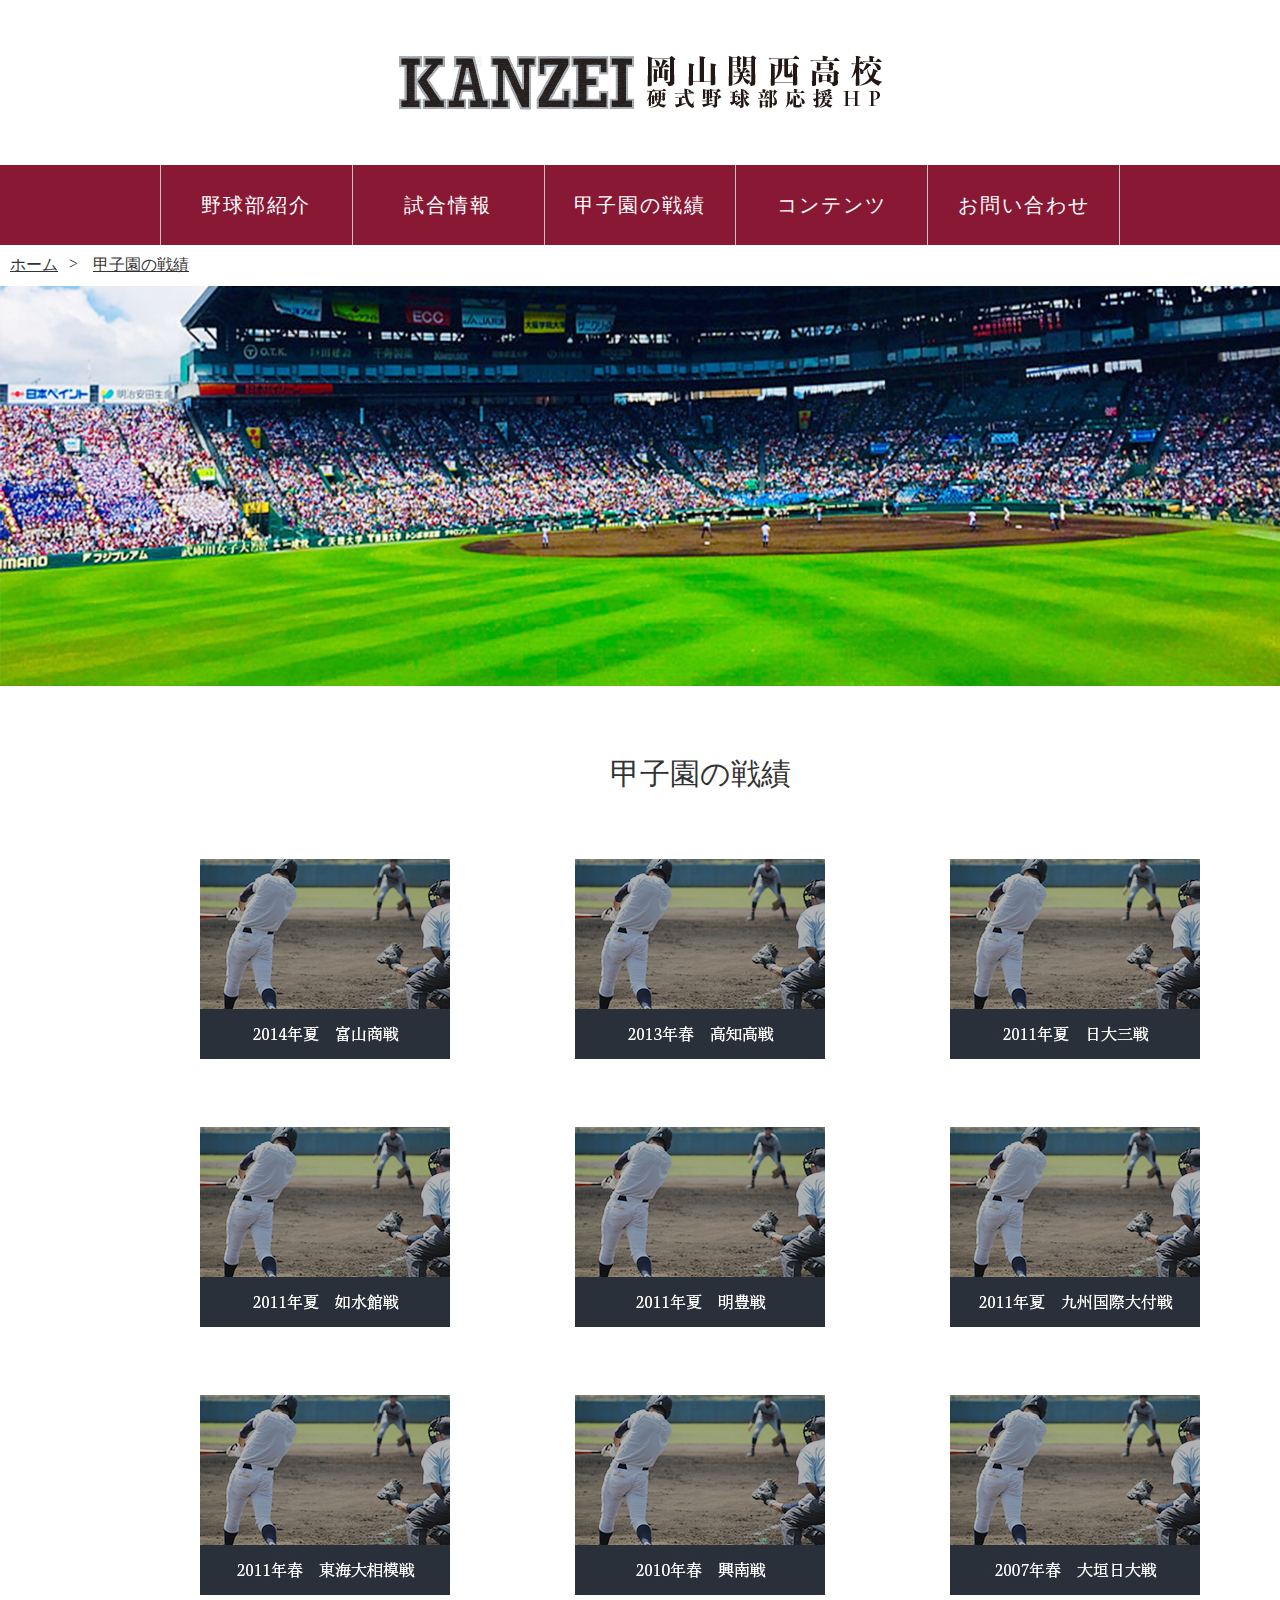
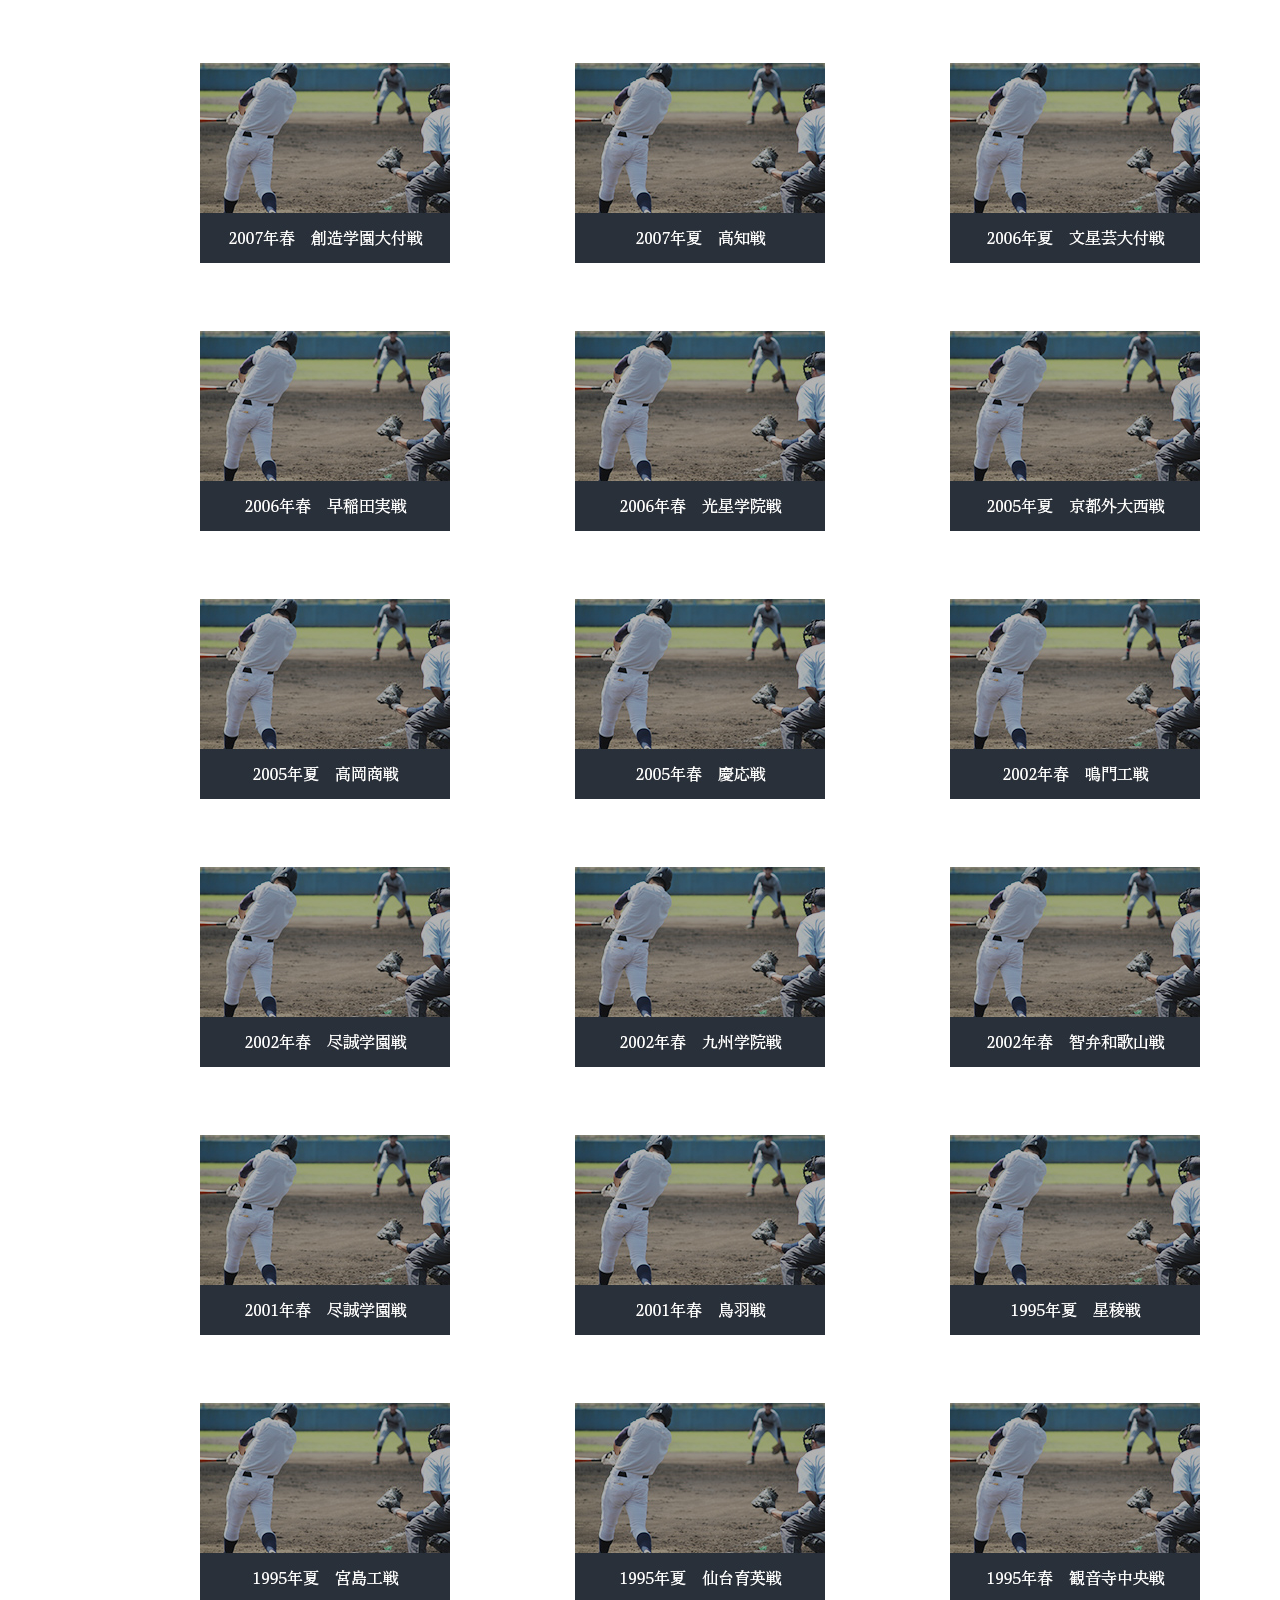
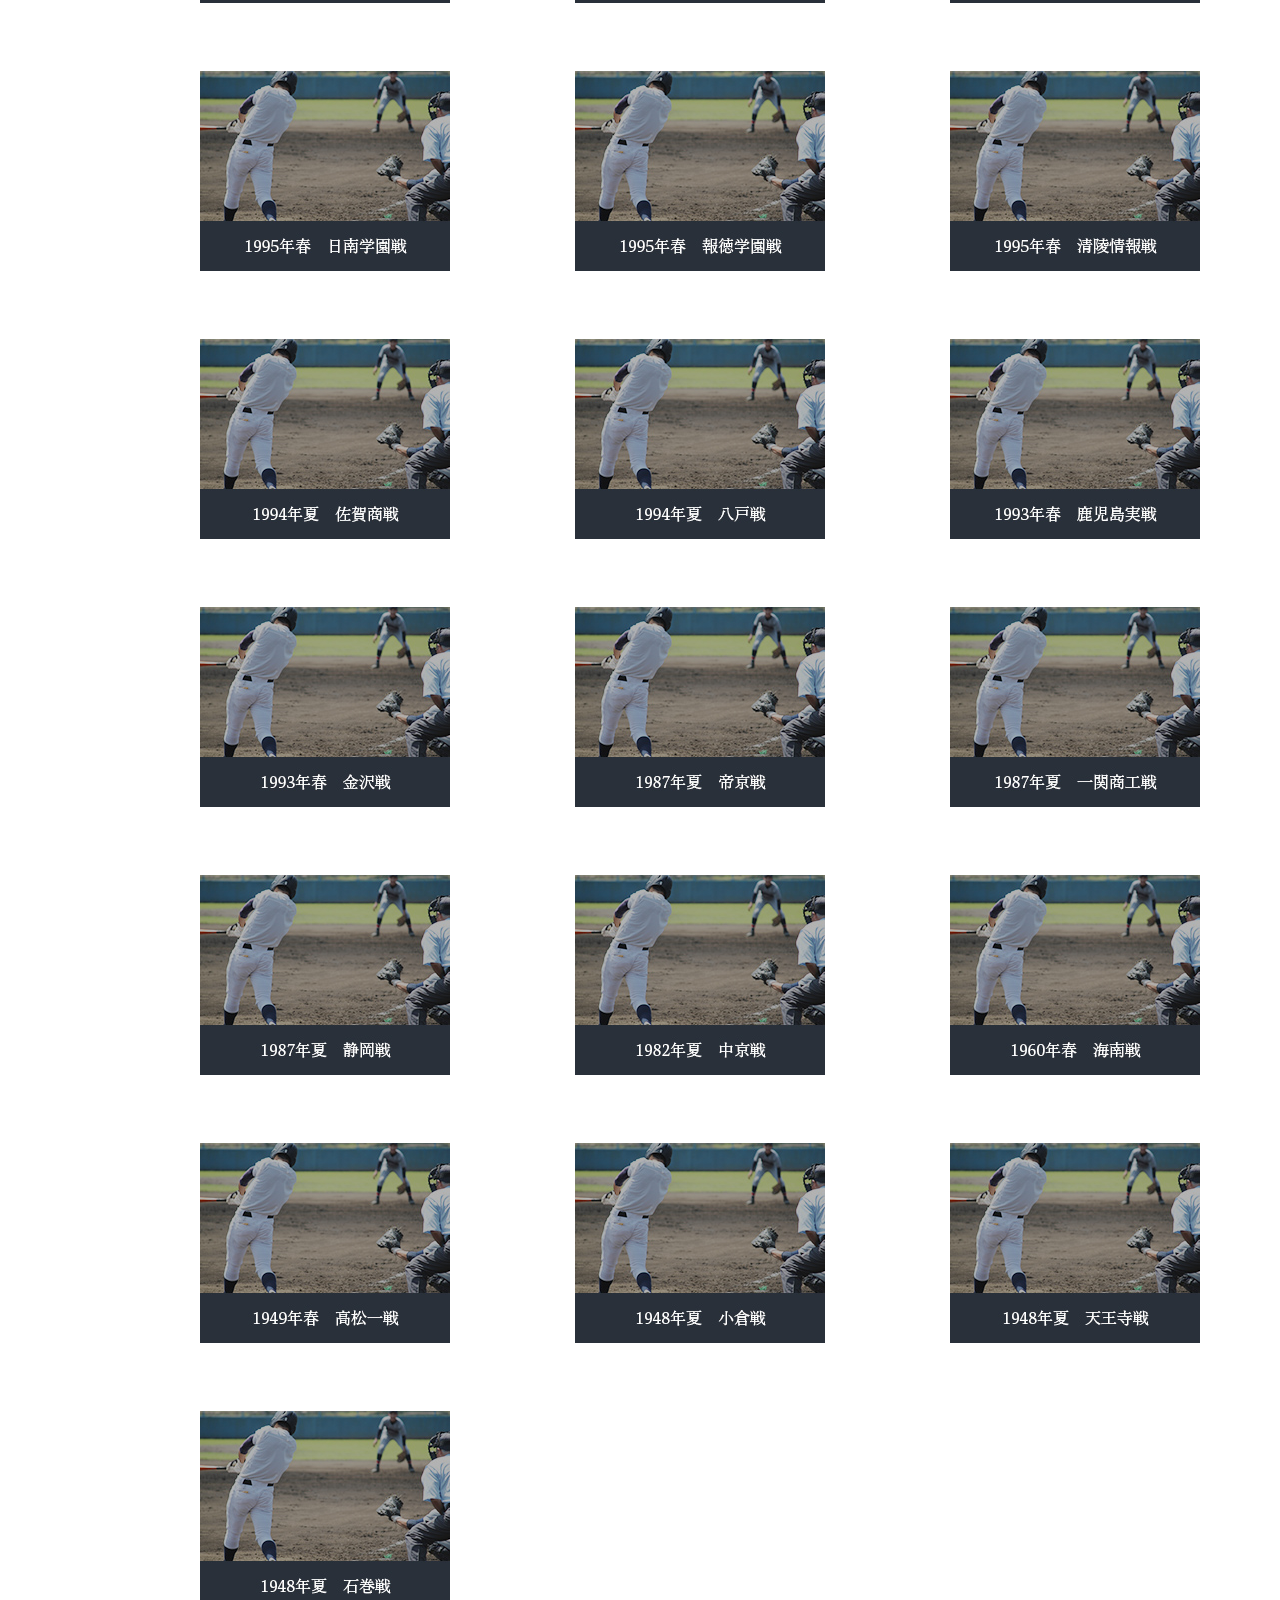
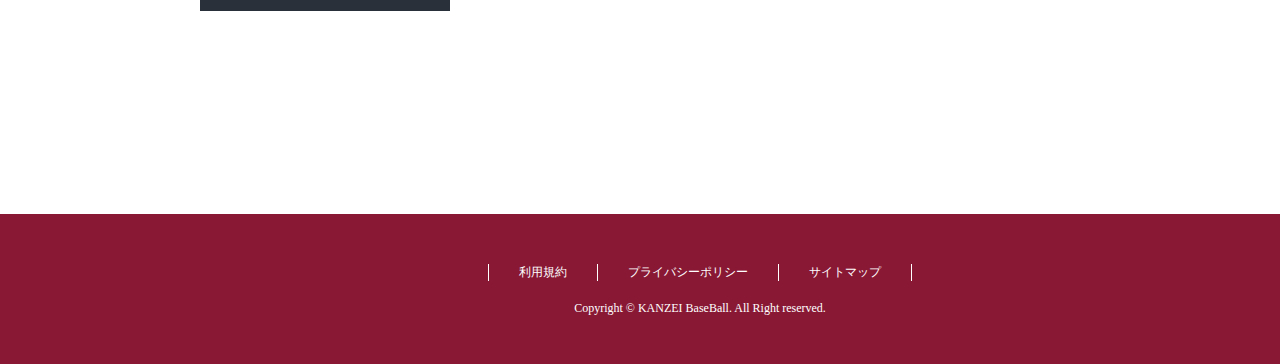
<file: koshien.html>
<!DOCTYPE html>
<html lang="ja">
<head>
<!-- 文字コード！-->
<meta charset="utf-8">

<!-- ブラウザで表示されるタイトル !-->
<title>
歴代世代紹介　|　岡山関西高校硬式野球部応援ホームページ
</title>

<!-- SEO対策に必要な記述。 -->
<meta name="description" content="岡山関西高校硬式野球部応援ホームページです。" />
<meta name="keywords" content="関西高校野球部" />
<meta name="viewport" content="width=device-width, initial-scale=1.0">

<!-- スタイルシート -->
<link rel="stylesheet" href="reset.min.css" media="all">
<link rel="stylesheet" href="style.css" media="all">
<link rel="stylesheet" href="animate.css">
<script src="js/jquery-3.5.1.min.js"></script>
<script src="js/jquery.waypoints.min.js"></script>

<!-- ファビコン -->
<link rel="icon" type="images/png" href="images/fav.png">

<body>

	<!-- header -->
	<header>
		<div class="headerinner">
			<h1><a href="index.html"><img class="logo" src="images/logo.png" alt="岡山関西高校硬式野球部応援ホームページ"></a></h1>

			<nav>
				<ul>
					<li><a class="navlist" href="about.html">野球部紹介</a></li>
					<li><a class="navlist" href="game.html">試合情報</a></li>
					<li><a class="navlist" href="koshien.html">甲子園の戦績</a></li>
					<li><a class="navlist" href="contents.html">コンテンツ</a></li>
					<li><a class="navlist" href="contact.html">お問い合わせ</a></li>
				</ul>
			</nav>

		<!-- レスポンシブ　ハンバーガーメニュー -->
			<div class="menu_list">
					<div class="menu-btn">
						<section>
							<div class="btn-trigger" id="btn02">
								<span></span>
								<span></span>
								<span></span>
							</div>
						</section>
			    </div>

			<div class="menu">
					<div class="menu__item"><a href="index.html">トップメニュー</a></div>
					<div class="menu__item"><a href="about.html">野球部紹介</a></div>
					<div class="menu__item"><a href="game.html">試合情報</a></div>
					<div class="menu__item"><a href="koshien.html">甲子園の戦績</a></div>
					<div class="menu__item"><a href="contents.html">コンテンツ</a></div>
					<div class="menu__item"><a href="contact.html">お問い合わせ</a></div>
			</div>
		</div>
	</div>

		<!-- ここまで　ハンバーガーメニュー -->

		<!-- bredcrumb -->

		<div class="bredcrumb">
			<div class="bredlist">
				<p class="bred-list1"><a href="index.html">ホーム</a></p>
				<p class="bred-list2"><a href="koshien.html">甲子園の戦績</a>
		</div>
		</div>

		<!-- ここまで bredcrumb -->

		<img class="koshien-kv" src="images/koshien-kv.jpg" alt="甲子園の戦績">

	</header>
	<!-- ここまで　header -->

	<!-- 歴史紹介 -->

	<div class="koshien_inner">
		<h2 class="abouttitle">甲子園の戦績</h2>

		<div class="historymenbers">
			<div class="historymenber">
				<a href="#"><img src="images/k1.jpg" alt="2014年　富山商戦"></a>
			</div>

			<div class="historymenber">
				<a href="#"><img src="images/k2.jpg" alt="2013年　高知戦"></a>
			</div>

			<div class="historymenber">
				<a href="#"><img src="images/k3.jpg" alt="2011年　日大三戦"></a>
			</div>
		</div>
		
		<div class="historymenbers">
			<div class="historymenber">
				<a href="#"><img src="images/k4.jpg" alt="2014年　富山商戦"></a>
			</div>

			<div class="historymenber">
				<a href="#"><img src="images/k5.jpg" alt="2013年　高知戦"></a>
			</div>

			<div class="historymenber">
				<a href="#"><img src="images/k6.jpg" alt="2011年　日大三戦"></a>
			</div>
		</div>

		<div class="historymenbers">
			<div class="historymenber">
				<a href="#"><img src="images/k7.jpg" alt="2014年　富山商戦"></a>
			</div>

			<div class="historymenber">
				<a href="#"><img src="images/k8.jpg" alt="2013年　高知戦"></a>
			</div>

			<div class="historymenber">
				<a href="#"><img src="images/k9.jpg" alt="2011年　日大三戦"></a>
			</div>
		</div>

		<div class="historymenbers">
			<div class="historymenber">
				<a href="#"><img src="images/k10.jpg" alt="2014年　富山商戦"></a>
			</div>

			<div class="historymenber">
				<a href="#"><img src="images/k11.jpg" alt="2013年　高知戦"></a>
			</div>

			<div class="historymenber">
				<a href="#"><img src="images/k12.jpg" alt="2011年　日大三戦"></a>
			</div>
		</div>

		<div class="historymenbers">
			<div class="historymenber">
				<a href="#"><img src="images/k13.jpg" alt="2014年　富山商戦"></a>
			</div>

			<div class="historymenber">
				<a href="#"><img src="images/k14.jpg" alt="2013年　高知戦"></a>
			</div>

			<div class="historymenber">
				<a href="#"><img src="images/k15.jpg" alt="2011年　日大三戦"></a>
			</div>
		</div>

		<div class="historymenbers">
			<div class="historymenber">
				<a href="#"><img src="images/k16.jpg" alt="2014年　富山商戦"></a>
			</div>

			<div class="historymenber">
				<a href="#"><img src="images/k17.jpg" alt="2013年　高知戦"></a>
			</div>

			<div class="historymenber">
				<a href="#"><img src="images/k18.jpg" alt="2011年　日大三戦"></a>
			</div>
		</div>	

		<div class="historymenbers">
			<div class="historymenber">
				<a href="#"><img src="images/k19.jpg" alt="2014年　富山商戦"></a>
			</div>

			<div class="historymenber">
				<a href="#"><img src="images/k20.jpg" alt="2013年　高知戦"></a>
			</div>

			<div class="historymenber">
				<a href="#"><img src="images/k21.jpg" alt="2011年　日大三戦"></a>
			</div>
		</div>	

		<div class="historymenbers">
			<div class="historymenber">
				<a href="#"><img src="images/k22.jpg" alt="2014年　富山商戦"></a>
			</div>

			<div class="historymenber">
				<a href="#"><img src="images/k23.jpg" alt="2013年　高知戦"></a>
			</div>

			<div class="historymenber">
				<a href="#"><img src="images/k24.jpg" alt="2011年　日大三戦"></a>
			</div>
		</div>	

		<div class="historymenbers">
			<div class="historymenber">
				<a href="#"><img src="images/k25.jpg" alt="2014年　富山商戦"></a>
			</div>

			<div class="historymenber">
				<a href="#"><img src="images/k26.jpg" alt="2013年　高知戦"></a>
			</div>

			<div class="historymenber">
				<a href="#"><img src="images/k27.jpg" alt="2011年　日大三戦"></a>
			</div>
		</div>	

		<div class="historymenbers">
			<div class="historymenber">
				<a href="#"><img src="images/k28.jpg" alt="2014年　富山商戦"></a>
			</div>

			<div class="historymenber">
				<a href="#"><img src="images/k29.jpg" alt="2013年　高知戦"></a>
			</div>

			<div class="historymenber">
				<a href="#"><img src="images/k30.jpg" alt="2011年　日大三戦"></a>
			</div>
		</div>	

		<div class="historymenbers">
			<div class="historymenber">
				<a href="#"><img src="images/k31.jpg" alt="2014年　富山商戦"></a>
			</div>

			<div class="historymenber">
				<a href="#"><img src="images/k32.jpg" alt="2013年　高知戦"></a>
			</div>

			<div class="historymenber">
				<a href="#"><img src="images/k33.jpg" alt="2011年　日大三戦"></a>
			</div>
		</div>	

		<div class="historymenbers">
			<div class="historymenber">
				<a href="#"><img src="images/k34.jpg" alt="2014年　富山商戦"></a>
			</div>

			<div class="historymenber">
				<a href="#"><img src="images/k35.jpg" alt="2013年　高知戦"></a>
			</div>

			<div class="historymenber">
				<a href="#"><img src="images/k36.jpg" alt="2011年　日大三戦"></a>
			</div>
		</div>	

		<div class="historymenbers">
			<div class="historymenber">
				<a href="#"><img src="images/k37.jpg" alt="2014年　富山商戦"></a>
			</div>

			<div class="historymenber">
				<a href="#"><img src="images/k38.jpg" alt="2013年　高知戦"></a>
			</div>

			<div class="historymenber">
				<a href="#"><img src="images/k39.jpg" alt="2011年　日大三戦"></a>
			</div>
		</div>	

		<div class="historymenbers">
			<div class="historymenber">
				<a href="#"><img src="images/k40.jpg" alt="2014年　富山商戦"></a>
			</div>

			<div class="historymenber">
				<a href="#"><img src="images/k41.jpg" alt="2013年　高知戦"></a>
			</div>

			<div class="historymenber">
				<a href="#"><img src="images/k42.jpg" alt="2011年　日大三戦"></a>
			</div>
		</div>	

		<div class="historymenbers">
			<div class="historymenber">
				<a href="#"><img src="images/k43.jpg" alt="2014年　富山商戦"></a>
			</div>
		</div>	
		
	</div>

	<!-- ここまで　歴史紹介 -->
	

	<!-- フッター -->
<div class="cf"></div>
	<footer>
		<div class="footerinner">
			<ul>
				<li><a href="#">利用規約</a></li>
				<li><a href="#">プライバシーポリシー</a></li>
				<li><a href="#">サイトマップ</a></li>
			</ul>

			<p><small>Copyright &copy; KANZEI BaseBall. All Right reserved.</small></p>
		</div>
	</footer>

	<!-- ここまで　フッター -->

 <script src="js/script.js"></script>
</body>
</html>
</file>
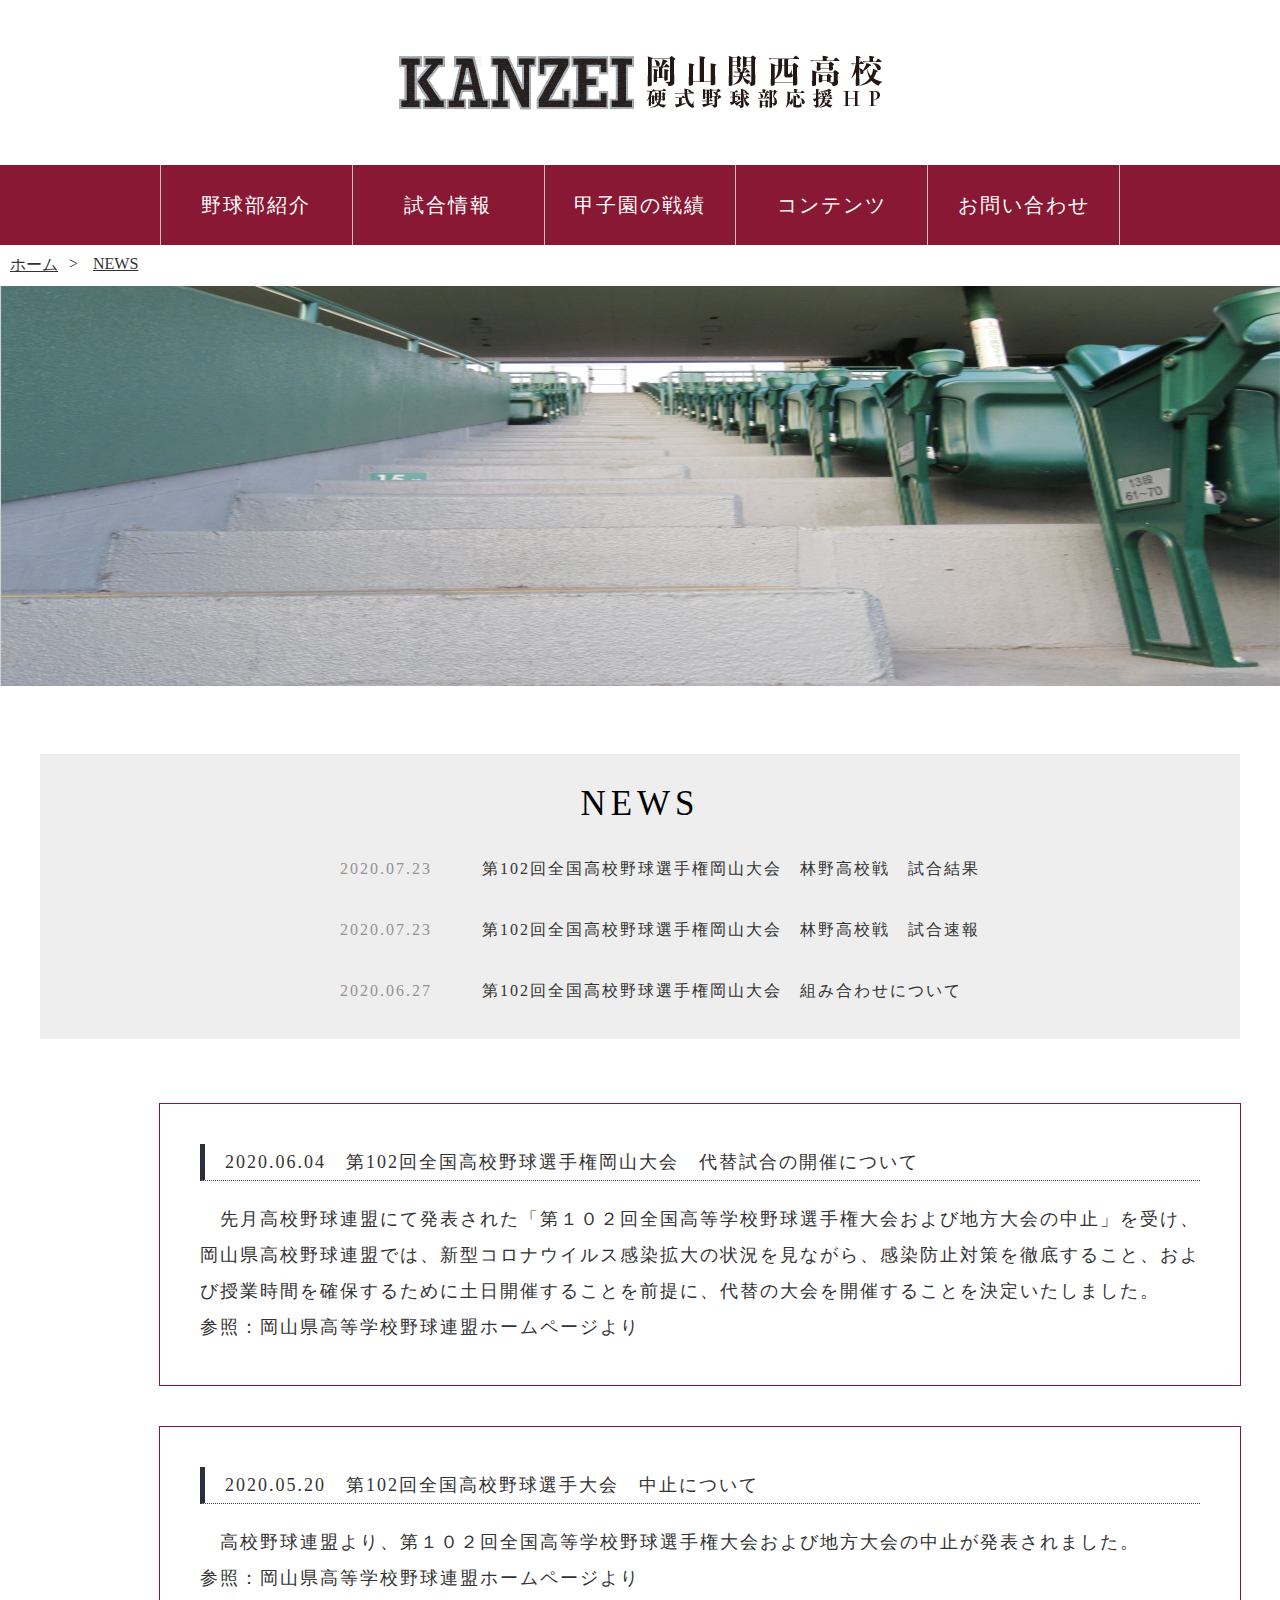
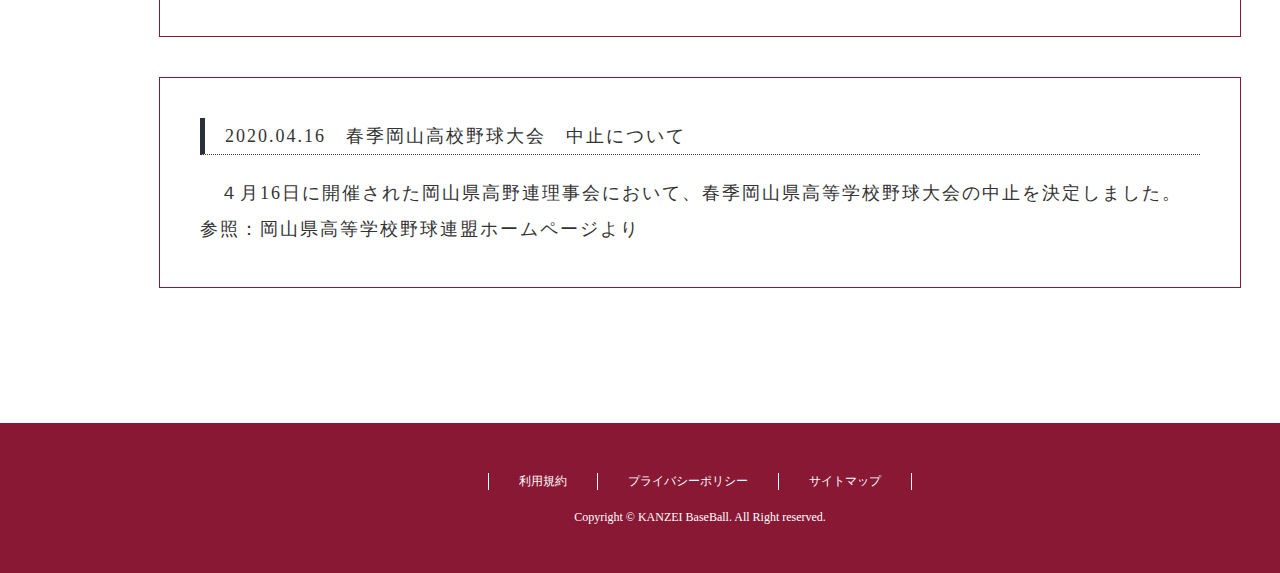
<file: news.html>
<!DOCTYPE html>
<html lang="ja">
<head>
<!-- 文字コード！-->
<meta charset="utf-8">

<!-- ブラウザで表示されるタイトル !-->
<title>
	NEWS　|　岡山関西高校硬式野球部応援ホームページ
</title>

<!-- SEO対策に必要な記述。 -->
<meta name="description" content="岡山関西高校硬式野球部応援ホームページです。" />
<meta name="keywords" content="関西高校野球部" />
<meta name="viewport" content="width=device-width, initial-scale=1.0">

<!-- スタイルシート -->
<link rel="stylesheet" href="reset.min.css" media="all">
<link rel="stylesheet" href="style.css" media="all">
<link rel="stylesheet" href="animate.css">
<script src="js/jquery-3.5.1.min.js"></script>
<script src="js/jquery.waypoints.min.js"></script>

<!-- ファビコン -->
<link rel="icon" type="images/png" href="images/fav.png">

<body>

	<!-- header -->
	<header>
		<div class="headerinner">
			<h1><a href="index.html"><img class="logo" src="images/logo.png" alt="岡山関西高校硬式野球部応援ホームページ"></a></h1>

			<nav>
				<ul>
					<li><a class="navlist" href="about.html">野球部紹介</a></li>
					<li><a class="navlist" href="game.html">試合情報</a></li>
					<li><a class="navlist" href="koshien.html">甲子園の戦績</a></li>
					<li><a class="navlist" href="contents.html">コンテンツ</a></li>
					<li><a class="navlist" href="contact.html">お問い合わせ</a></li>
				</ul>
			</nav>

		<!-- レスポンシブ　ハンバーガーメニュー -->
			<div class="menu_list">
					<div class="menu-btn">
						<section>
							<div class="btn-trigger" id="btn02">
								<span></span>
								<span></span>
								<span></span>
							</div>
						</section>
			    </div>

			<div class="menu">
					<div class="menu__item"><a href="index.html">トップメニュー</a></div>
					<div class="menu__item"><a href="about.html">野球部紹介</a></div>
					<div class="menu__item"><a href="game.html">試合情報</a></div>
					<div class="menu__item"><a href="koshien.html">甲子園の戦績</a></div>
					<div class="menu__item"><a href="contents.html">コンテンツ</a></div>
					<div class="menu__item"><a href="contact.html">お問い合わせ</a></div>
			</div>
		</div>
	</div>

		<!-- ここまで　ハンバーガーメニュー -->

		<!-- bredcrumb -->

		<div class="bredcrumb">
			<div class="bredlist">
				<p class="bred-list1"><a href="index.html">ホーム</a></p>
				<p class="bred-list2"><a href="news.html">NEWS</a></p>
		</div>
		</div>

		<!-- ここまで bredcrumb -->

		<img class="news-kv" src="images/news-kv.jpg" alt="ニュース紹介">

	</header>
	<!-- ここまで　header -->

	<!-- news list -->
	<div class="newsinner2">
		<div class="news_list">
			<h2 class="title_news">NEWS</h2>

			<ul class="news_menu">
				<li><a href="news.html">2020.07.23<span>第102回全国高校野球選手権岡山大会　林野高校戦　試合結果</span></a></li>
				<li><a href="news.html">2020.07.23<span>第102回全国高校野球選手権岡山大会　林野高校戦　試合速報</span></a></li>
				<li><a href="news.html">2020.06.27<span>第102回全国高校野球選手権岡山大会　組み合わせについて</span></a></li>
				<li><a href="news.html">2020.06.04<span>第102回全国高校野球選手権岡山大会　代替試合の開催について</span></a></li>
				<li><a href="news.html">2020.05.20<span>第102回全国高校野球選手権岡山大会　中止について</span></a></li>
				<li><a href="news.html">2020.04.16<span>春季岡山県高校野球大会　中止について</span></a></li>
			
			</ul>
	 </div>
	</div>

	<!-- ここまで news list -->

	<!-- news lists -->

	<div class="newslists">

		<div class="newslist">

			<div class="newslist1">
				<p class="news_title">2020.06.04<span>第102回全国高校野球選手権岡山大会　代替試合の開催について</span></p>
				<p　class="news_menus">　先月高校野球連盟にて発表された「第１０２回全国高等学校野球選手権大会および地方大会の中止」を受け、岡山県高校野球連盟では、新型コロナウイルス感染拡大の状況を見ながら、感染防止対策を徹底すること、および授業時間を確保するために土日開催することを前提に、代替の大会を開催することを決定いたしました。<br>
				<span>参照：岡山県高等学校野球連盟ホームページより</span></p>
			</div>

			<div class="newslist1">
				<p class="news_title">2020.05.20<span>第102回全国高校野球選手大会　中止について</span></p>
				<p　class="news_menus">　高校野球連盟より、第１０２回全国高等学校野球選手権大会および地方大会の中止が発表されました。<br>
				<span>参照：岡山県高等学校野球連盟ホームページより</span></p>
			</div>

			<div class="newslist1">
				<p class="news_title">2020.04.16<span>春季岡山高校野球大会　中止について</span></p>
				<p　class="news_menus">　４月16日に開催された岡山県高野連理事会において、春季岡山県高等学校野球大会の中止を決定しました。<br>
				<span>参照：岡山県高等学校野球連盟ホームページより</span></p>
			</div>

		</div>
	</div>

	<!-- ここまで　news lists -->
	

	<!-- フッター -->

	<footer>
		<div class="footerinner">
			<ul>
				<li><a href="#">利用規約</a></li>
				<li><a href="#">プライバシーポリシー</a></li>
				<li><a href="#">サイトマップ</a></li>
			</ul>

			<p><small>Copyright &copy; KANZEI BaseBall. All Right reserved.</small></p>
		</div>
	</footer>

	<!-- ここまで　フッター -->

 <script src="js/script.js"></script>
</body>
</html>
</file>
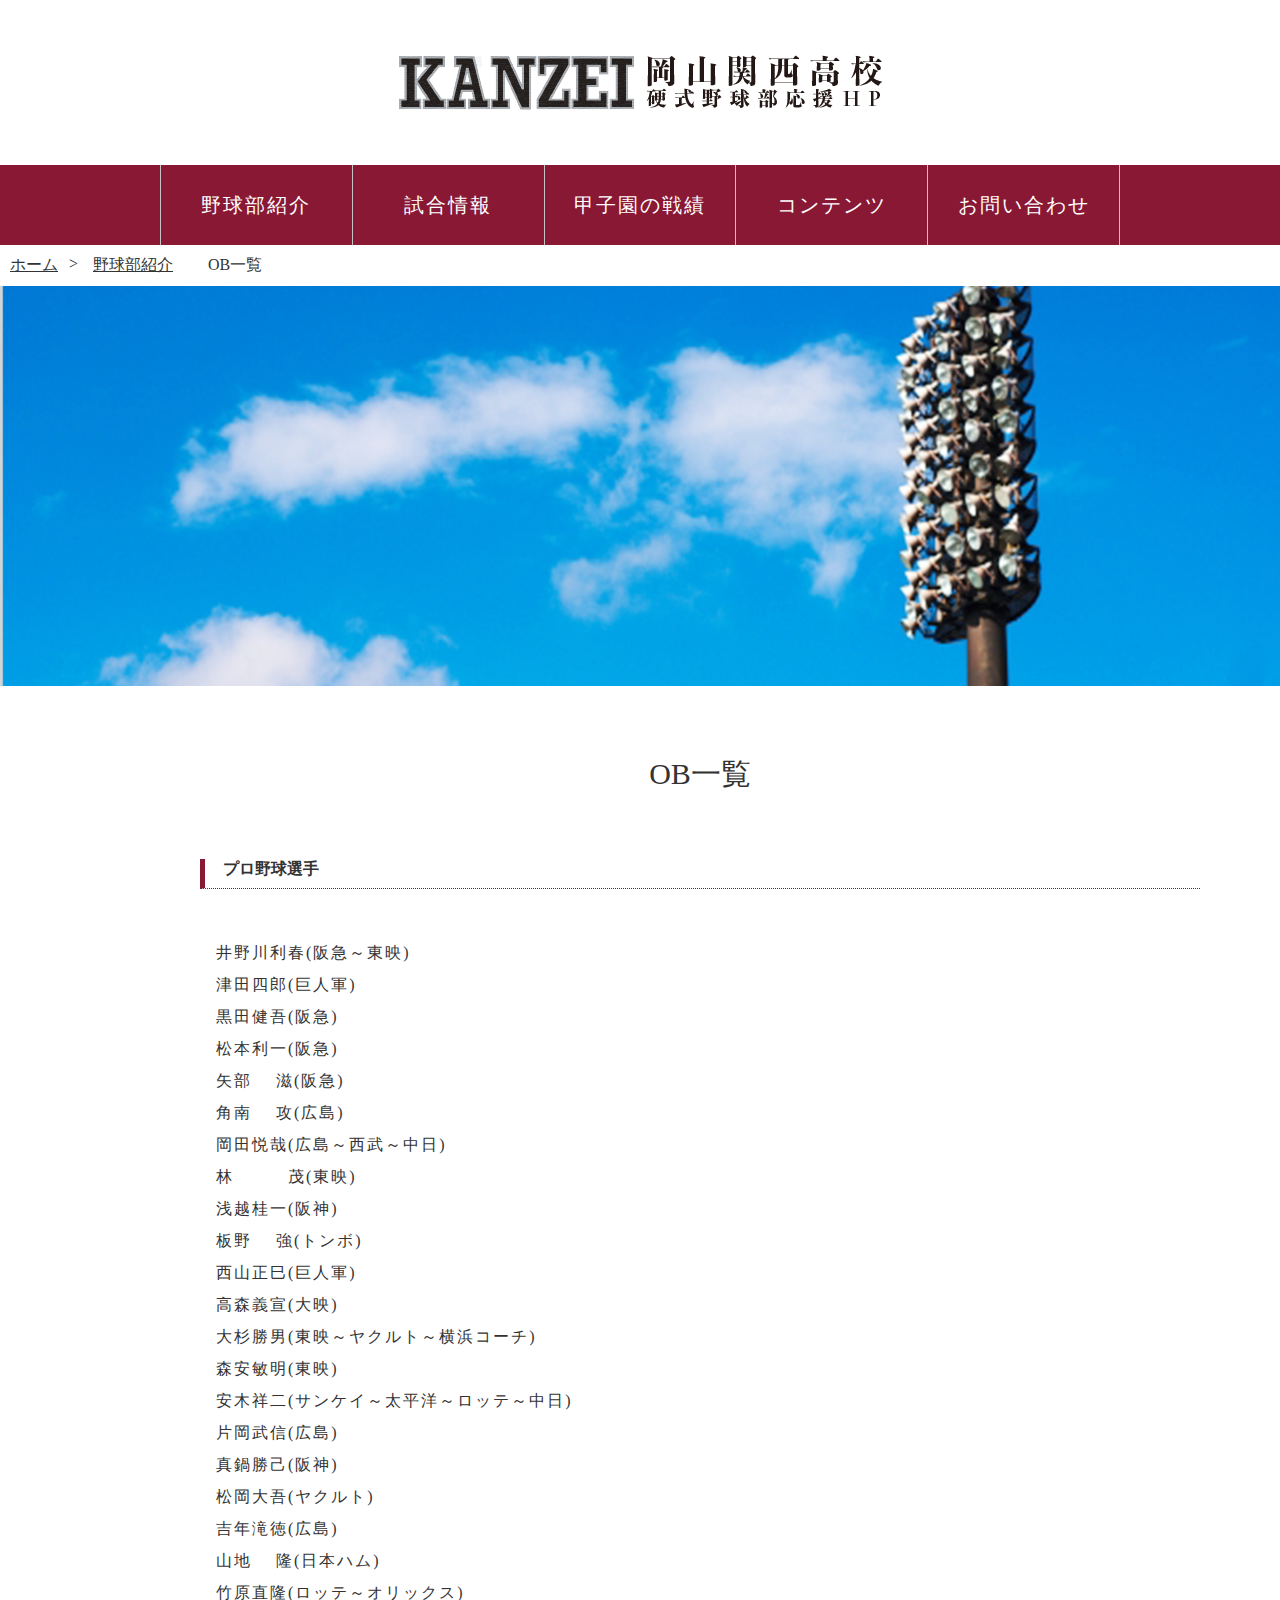
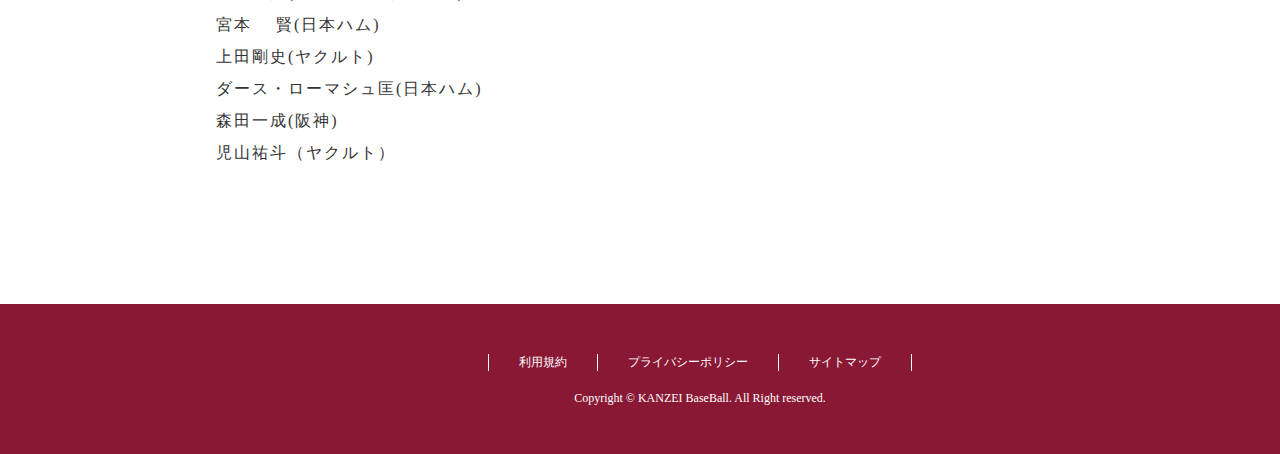
<file: ob.html>
<!DOCTYPE html>
<html lang="ja">
<head>
<!-- 文字コード！-->
<meta charset="utf-8">

<!-- ブラウザで表示されるタイトル !-->
<title>
OB一覧　|　岡山関西高校硬式野球部応援ホームページ
</title>

<!-- SEO対策に必要な記述。 -->
<meta name="description" content="岡山関西高校硬式野球部応援ホームページです。" />
<meta name="keywords" content="関西高校野球部" />
<meta name="viewport" content="width=device-width, initial-scale=1.0">

<!-- スタイルシート -->
<link rel="stylesheet" href="reset.min.css" media="all">
<link rel="stylesheet" href="style.css" media="all">
<link rel="stylesheet" href="animate.css">
<script src="js/jquery-3.5.1.min.js"></script>
<script src="js/jquery.waypoints.min.js"></script>

<!-- ファビコン -->
<link rel="icon" type="images/png" href="images/fav.png">

<body>

	<!-- header -->
	<header>
		<div class="headerinner">
			<h1><a href="index.html"><img class="logo" src="images/logo.png" alt="岡山関西高校硬式野球部応援ホームページ"></a></h1>

			<nav>
				<ul>
					<li><a class="navlist" href="about.html">野球部紹介</a></li>
					<li><a class="navlist" href="game.html">試合情報</a></li>
					<li><a class="navlist" href="koshien.html">甲子園の戦績</a></li>
					<li><a class="navlist" href="contents.html">コンテンツ</a></li>
					<li><a class="navlist" href="contact.html">お問い合わせ</a></li>
				</ul>
			</nav>

		<!-- レスポンシブ　ハンバーガーメニュー -->
			<div class="menu_list">
					<div class="menu-btn">
						<section>
							<div class="btn-trigger" id="btn02">
								<span></span>
								<span></span>
								<span></span>
							</div>
						</section>
			    </div>

			<div class="menu">
					<div class="menu__item"><a href="index.html">トップメニュー</a></div>
					<div class="menu__item"><a href="about.html">野球部紹介</a></div>
					<div class="menu__item"><a href="game.html">試合情報</a></div>
					<div class="menu__item"><a href="koshien.html">甲子園の戦績</a></div>
					<div class="menu__item"><a href="contents.html">コンテンツ</a></div>
					<div class="menu__item"><a href="contact.html">お問い合わせ</a></div>
			</div>
		</div>
	</div>

		<!-- ここまで　ハンバーガーメニュー -->

		<!-- bredcrumb -->

		<div class="bredcrumb">
			<div class="bredlist">
				<p class="bred-list1"><a href="index.html">ホーム</a></p>
				<p class="bred-list2"><a href="about.html">野球部紹介</a>
				<p class="bred-list3"><a href="ob.html">OB一覧</a></p>
		</div>
		</div>

		<!-- ここまで bredcrumb -->

		<img class="ob-kv" src="images/ob-kv.jpg" alt="OB紹介">

	</header>
	<!-- ここまで　header -->

	<!-- OB紹介 -->

	<div class="ob_inner">
		<h2 class="abouttitle">OB一覧</h2>

		<div class="oblist">
			<h2>プロ野球選手</h2>
			<p>井野川利春(阪急～東映)　<br>
				津田四郎(巨人軍) <br>
				黒田健吾(阪急) <br>
				松本利一(阪急) <br>
				矢部　 滋(阪急) <br>
				角南　 攻(広島) <br>
				岡田悦哉(広島～西武～中日) <br>
				林　　　茂(東映) <br>
				浅越桂一(阪神) <br>
				板野　 強(トンボ) <br>
				西山正巳(巨人軍) <br>
				高森義宣(大映) <br>
				大杉勝男(東映～ヤクルト～横浜コーチ) <br>
				森安敏明(東映) <br>
				安木祥二(サンケイ～太平洋～ロッテ～中日) <br>
				片岡武信(広島) <br>
				真鍋勝己(阪神) <br>
				松岡大吾(ヤクルト) <br>
				吉年滝徳(広島) <br>
				山地　 隆(日本ハム) <br>
				竹原直隆(ロッテ～オリックス) <br>
				宮本　 賢(日本ハム) <br>
				上田剛史(ヤクルト) <br>
				ダース・ローマシュ匡(日本ハム) <br>
				森田一成(阪神) <br>
				児山祐斗（ヤクルト） <br></p>
		</div>

		
		
	</div>

	<!-- ここまで　OB紹介 -->
	

	<!-- フッター -->
<div class="cf"></div>
	<footer>
		<div class="footerinner">
			<ul>
				<li><a href="#">利用規約</a></li>
				<li><a href="#">プライバシーポリシー</a></li>
				<li><a href="#">サイトマップ</a></li>
			</ul>

			<p><small>Copyright &copy; KANZEI BaseBall. All Right reserved.</small></p>
		</div>
	</footer>

	<!-- ここまで　フッター -->

 <script src="js/script.js"></script>
</body>
</html>
</file>
<file: style.css>
@charset "UTF-8";
/* ================================================ */
/*               全体設定                */
/* ================================================ */

body {
	font-family:"ヒラギノ角ゴ Pro W3", "Hiragino Kaku Gothic Pro", sans-serif, Verdana, "メイリオ", "Meiryo", "ＭＳ Ｐゴシック", "MS PGothic", Sans-Serif;
}

/* ================================================ */
/*ヘッダー：*/
/* ================================================ */

header{
	width: 100%;
	height: auto;
}

header .logo{
 width:483px;
 margin: 0 auto;
 display: block;
 padding: 55px 0;
}

header nav{
	width: 100%;
	height: 80px;
	background-color: #891835;
	line-height: 80px;
	font-family: "凸版文久明朝",serif;
}

header nav ul{
	display: flex;
	width: 960px;
	margin: 0 auto;
}

header ul li{
	width: 192px;
	border-right: solid 1px #c4c3c3;
}

header ul li:first-child{
	border-left: solid 1px #c4c3c3;
}

header nav ul li .navlist{
	text-decoration: none;
	color: #fff;
	font-size: 20px;
	text-align: center;
	display: block;
	cursor: pointer;
}

.navlist {
  position: relative;
  display: inline-block;
	text-decoration: none;
	transition-property: all;
	transition: 0.3s linear;
	letter-spacing: 2px;
}

.navlist:hover{
	background-color: rgb(231, 231, 86);
	color: #333;
}

.navlist::after {
  position: absolute;
  bottom: -4px;
  left: 0;
  content: '';
  width: 100%;
  height: 2px;
  background: #891835;
  transform: scale(0, 1);
  transform-origin: center top;
  transition: transform .3s;
}

.navlist:hover::after {
  transform: scale(1, 1);
}

header .kv{
	width: 100%;
	height: 586px;
}

.menu_list{
	display: none;
}

/*----------------------------
* レスポンシブ　ハンバーガーメニュー
　メニュー開閉ボタン
*----------------------------*/

.menu-btn{
  position: fixed;
  top: 80px;
  right: 30px;
  z-index: 4;
  width: 5px;
  height: 5px;
  display: flex;
  justify-content: center;
	align-items: center;
}

/*----------------------------
* 　レスポンシブ　ハンバーガーメニュー
　　メニュー本体
*----------------------------*/

.btn-trigger {
  position: relative;
  width: 40px;
  height: 44px;
  cursor: pointer;
}
.btn-trigger span {
  position: absolute;
  left: 0;
  width: 70%;
  height: 4px;
  background-color: #891835;
  border-radius: 4px;
}
.btn-trigger, .btn-trigger span {
  display: inline-block;
  transition: all .5s;
  box-sizing: border-box;
}
.btn-trigger span:nth-of-type(1) {
  top: 0;
}
.btn-trigger span:nth-of-type(2) {
  top: 20px;
}
.btn-trigger span:nth-of-type(3) {
  bottom: 0;
}

#btn02.active span:nth-of-type(1) {
  -webkit-transform: translateY(20px) rotate(45deg);
  transform: translateY(20px) rotate(45deg);
}
#btn02.active span:nth-of-type(2) {
  opacity: 0;
}
#btn02.active span:nth-of-type(3) {
  -webkit-transform: translateY(-20px) rotate(-45deg);
  transform: translateY(-20px) rotate(-45deg);
}

.menu{
  position: fixed;
  top: 0;
  right: 0;
  z-index: 3;
  width: 100vw;
  height: 100vh;
  display: flex;
  flex-direction: column;
  align-items: center;
  justify-content: center;
  background:#29303a;
}

.menu__item a{
  width: 100%;
  height: auto;
  padding: 30px 0;
  text-align: center;
  color: #fff;
	box-sizing: border-box;
	font-family: "凸版文久明朝",serif;
	text-decoration: none;
	display: block;
	position: relative;
	font-size: 18px;
	letter-spacing: 3px;
}

.menu__item a::after {
  position: absolute;
  bottom: -4px;
  left: 0;
  content: '';
  width: 100%;
  height: 2px;
  background: #891835;
  transform: scale(0, 1);
  transform-origin: center top;
  transition: transform .3s;
}
.menu__item a:hover::after {
  transform: scale(1, 1);
}

/*----------------------------
* レスポンシブ　ハンバーガーメニュー
　アニメーション部分
*----------------------------*/

/* アニメーション前のメニューの状態 */
.menu{
  transform: translateX(100vw);
  transition: all .3s linear;
}
/* アニメーション後のメニューの状態 */
.menu.is-active{
  transform: translateX(0);
}


/* ================================================ */
/*メインコンテンツ メッセージ*/
/* ================================================ */


.messageinner{
	width: 1200px;
	height: auto;
	margin: 135px auto 0 auto;
	font-family: "游教科書体", serif;
}

.messageimg{
	float: left;
	width: 725px;
	height: 405px;
	position: relative;
}

.messagelist{
	color: #333;
	font-size: 20px;
	float: right;
	-ms-writing-mode: tb-rl;
	writing-mode: vertical-rl;
	visibility: hidden;
	position: relative;
}

.message{
	padding-left: 35px;
}

.message p{
	padding-left: 10px;
	letter-spacing: 4px;
}

.message1{
	position: absolute;
	left: -10;
	top: 0;
	font-family: 'Georgia',serif;
	font-size: 22px;
	letter-spacing: 6px;
}

.message1_kanzei{
 color: #891835;
}


/* ================================================ */
/*メインコンテンツ　ニュース*/
/* ================================================ */

.newsinner{
	width: 100%;
	margin: 250px auto 0 auto;
	visibility: hidden;
}

.news_list{
	width: 1200px;
	height: auto;
	margin: 0 auto;
	background-color: #eee;
}

.title_news{
	font-size: 35px;
	font-family: 'Georgia',serif;
	text-align: center;
	padding: 30px 0 15px 0;
	letter-spacing: 5px;
}

.news_menu li a{
 text-decoration: none;
 font-family: '凸版文久明朝',serif;
 color: #949292;
 font-size: 16px;
 padding: 20px 0 ;
 display: inline-block;
 margin-left: 300px;
 position: relative;
 letter-spacing: 2px;
}

.news_menu li span{
	color: #333;
	padding-left: 50px;
}

.news_menu{
	max-height: 200px;
	overflow-y: scroll;
}

.news_menu li a::after {
  position: absolute;
  bottom: -4px;
  left: 0;
  content: '';
  width: 100%;
  height: 2px;
  background: #891835;
  transform: scale(0, 1);
  transform-origin: center top;
  transition: transform .5s;
}

.news_menu li a:hover::after {
  transform: scale(1, 1);
}


/* ================================================ */
/*メインコンテンツ　野球部紹介*/
/* ================================================ */

.aboutinner{
	width: 1200px;
	margin: 250px auto 0 auto;
	display: flex;
	visibility: hidden;
}

.about_menu{
	height: auto;
	font-family: '游教科書体',serif;
	color: #333;
	margin: 0 auto;
}

.about_menu h2{
	font-size: 35px;
	letter-spacing: 5px;
	text-align: center;
}

.about_menu p{
	padding: 20px 0 20px 0;
	font-size: 16px;
	line-height: 30px;
	letter-spacing: 2px;
}

.about_menu ul{
	display: flex;
	padding-bottom: 20px;
}

.about_menu ul li a{
	text-decoration: none;
	color: #891835;
	font-size: 14px;
	padding: 40px;
}


.about_menu ul li a:hover{
	text-decoration: underline;
}

.about_btn a{
	display: inline-block;
	text-decoration: none;
	background-color: #891835;
	color: #fff;
	width: 205px;
	height: 42px;
	border-radius: 10px;
	text-align: center;
	line-height: 42px;
	position: relative;
	margin-top: 20px;
	margin-left: 100px;
	transition-property: all;
	transition: 0.3s linear;
	letter-spacing: 2px;
}

.about_btn a:hover{
	opacity: 0.8;
}

.about_btn a::after{
	content: '→';
	position: absolute;
	top: 1px;
	right: 35px;
}


.about_img{
	margin-right: 100px;
}


/* ================================================ */
/*メインコンテンツ 試合情報*/
/* ================================================ */

.gameinfoinner{
	width: 1400px;
	margin: 250px auto 0 auto;
	display: flex;
	position: relative;
}

.gameinfoimg{
	height: 500px;
  position: absolute;
	top: 0;
	left: 0;
	z-index: 2;
	visibility: hidden;
}

.gameinfo_list{
	margin: 50px auto 0 auto;
	width: 450px;
	height: 450px;
	background-color: #eee;
	padding: 60px 0 0 100px;
	font-family: '游教科書体',serif;
	color: #333;
	position: absolute;
	top: 50px;
	right: 0;
	z-index: 1;
}

.gameinfo_list h2{
	font-family: 'Georgia',serif;
	font-size: 28px;
	letter-spacing: 3px;
	padding-bottom: 10px;
	padding-left: 40px;
}

.gameinfo_list .game{
 font-size: 18px;
 margin-bottom: 30px;
 padding-left: 40px;
}

.gameinfo_message{
	font-size: 16px;
	line-height: 20px;
	letter-spacing: 2px;
	margin-bottom: 30px;
	padding-left: 40px;
}

.gameinfo_list ul{
	display: flex;
	padding-bottom: 20px;
	padding-left: 60px;
}

.gameinfo_list ul li a{
	text-decoration: none;
	color: #891835;
	font-size: 14px;
	padding: 20px;
}

.gameinfo_list ul li a:hover{
	text-decoration: underline;
}

.game_btn a{
	display: inline-block;
	text-decoration: none;
	background-color: #891835;
	color: #fff;
	width: 205px;
	height: 42px;
	border-radius: 10px;
	text-align: center;
	line-height: 42px;
	position: relative;
	margin-top: 20px;
	margin-left: 100px;
	transition-property: all;
	transition: 0.3s linear;
	letter-spacing: 2px;
}

.game_btn a:hover{
	opacity: 0.8;
}

.game_btn a::after{
	content: '→';
	position: absolute;
	top: 1px;
	right: 35px;
}

/* ================================================ */
/*メインコンテンツ　過去の戦績*/
/* ================================================ */

.historyinner{
	width: 1400px;
	height: auto;
	margin: 800px auto 0 auto;
	color: #333;
	font-family: '游教科書体',serif;
	visibility: hidden;
}

.history_list{
	width: 466px;
	margin: 0 auto;
	float: left;
}

.historyinner h2{
	text-align: center;
	font-size: 35px;
	margin-bottom: 10px;
}

.history_game{
	transition-property: all;
	transition: 0.3s linear;
	overflow: hidden;
	width: 466px;
	height: auto;
}

.history_game img{
	display: block;
	margin: 0;
	padding: 0;
	transition: 0.1s all;
}

.history_game img:hover{
	transform:scale(1.2,1.2);
  transition: 1s all;
}

.history_gametitle1{
	text-align: center;
	background-color: #29303a;
	color: #fff;
	font-size: 14px;
	font-family: '凸版文久明朝',serif;
	height: 50px;
	line-height: 50px;
	display: block;
	transition-property: all;
	transition: 0.3s linear;
	width: 466px;
	letter-spacing: 2px;
}

.history_gametitle2{
	text-align: center;
	background-color: #3a414c;
	color: #fff;
	font-size: 14px;
	font-family: '凸版文久明朝',serif;
	height: 50px;
	line-height: 50px;
	display: block;
	transition-property: all;
	transition: 0.3s linear;
	width: 466px;
	letter-spacing: 2px;
	background-color: #891835;
}

.history_gametitle1:hover,
.history_gametitle2:hover{
	opacity: 0.8;
	text-decoration: underline;
}

.history_btn{
	text-align: center;
}

.history_btn a{
	display: inline-block;
	text-decoration: none;
	background-color: #891835;
	color: #fff;
	width: 205px;
	height: 42px;
	border-radius: 10px;
	text-align: center;
	line-height: 42px;
	position: relative;
	margin-top: 40px;
	transition-property: all;
	transition: 0.3s linear;
	letter-spacing: 2px;
}


.history_btn a:hover{
	opacity: 0.8;
}

.history_btn a::after{
	content: '→';
	position: absolute;
	top: 1px;
	right: 35px;
}

/* ================================================ */
/*メインコンテンツ　コンテンツ一覧*/
/* ================================================ */


.contentsinner{
	width: 1400px;
	height: auto;
	margin: 250px auto 0 auto;
	color: #333;
	font-family: '游教科書体',serif;
	visibility: hidden;
}

.contentsinner a{
	text-decoration: none;
}

.contents_list{
	width: auto;
	margin: 0 auto;
	display: flex;
}

.contentsinner h2{
	text-align: center;
	font-size: 35px;
	margin-bottom: 10px;
}

.contents{
	transition-property: all;
	transition: 0.3s linear;
	overflow: hidden;
	width: 350px;
	height: auto;
}

.contents img{
	display: block;
	margin: 0;
	padding: 0;
	transition: 0.1s all;
}

.contents img:hover{
	transform:scale(1.2,1.2);
  transition: 1s all;
}

.contents_title1{
	text-align: center;
	background-color: #29303a;
	color: #fff;
	font-size: 14px;
	font-family: '凸版文久明朝',serif;
	height: 50px;
	line-height: 50px;
	display: block;
	text-decoration: none;
	transition-property: all;
	transition: 0.3s linear;
	width: 350px;
	letter-spacing: 2px;
}

.contents_title2{
	text-align: center;
	background-color: #3a414c;
	color: #fff;
	font-size: 14px;
	font-family: '凸版文久明朝',serif;
	height: 50px;
	line-height: 50px;
	display: block;
	text-decoration: none;
	transition-property: all;
	transition: 0.3s linear;
	width: 350px;
	letter-spacing: 2px;
}

.contents_title1:hover,
.contents_title2:hover{
	opacity: 0.8;
	text-decoration: underline;
}

.contents_btn{ 
	text-align: center;
}

.contents_btn a{
	display: inline-block;
	text-decoration: none;
	background-color: #891835;
	color: #fff;
	width: 205px;
	height: 42px;
	border-radius: 10px;
	text-align: center;
	line-height: 42px;
	position: relative;
	margin-top: 40px;
	transition-property: all;
	transition: 0.3s linear;
	letter-spacing: 2px;
}


.contents_btn a:hover{
	opacity: 0.8;
}

.contents_btn a::after{
	content: '→';
	position: absolute;
	top: 1px;
	right: 20px;
}


/* ================================================ */
/*フッター*/
/* ================================================ */

footer{
	width: 100%;
	background-color:#891835;
	height: 150px;
	color: #fff;
	font-family: '凸版文久明朝',serif;
	font-size: 12px;
	text-align: center;
	margin-top: 135px;
}

.footerinner{
	width: 1400px;
	padding-top: 50px;
	margin: 0 auto;
}

.footerinner ul{
	display: flex;
	justify-content: center;
	text-align: center;
	padding-bottom: 20px;
}

.footerinner ul li{
 border-left: solid 1px #fff;
 padding-right: 30px;
}

.footerinner ul li:last-child{
	border-right: 1px solid #fff;
}

.footerinner ul li a{
	text-decoration: none;
	color: #fff;
	text-align: center;
	display: block;
	padding-left: 30px;
}

.footerinner ul li a:hover{
	text-decoration: underline;
}


/* ================================================ */
/*  news.html*/
/* ================================================ */

.bredcrumb{
	width: 1400px;
	margin: 0 auto;
	font-family: '凸版文久明朝',serif;
	font-size: 16px;
	padding: 10px;
}

.bredlist{
	display: flex;
}

.bred-list1 a{
	margin-right: 20px;
	position: relative;
	text-decoration: none;
	display: block;
	color: #333;
}

.bred-list2 a{ 
	margin-left: 15px;
	text-decoration: none;
	color: #333;
}

.bred-list3 a{ 
	margin-left: 35px;
	text-decoration: none;
	color: #333;
}

.bred-list1 a,
.bred-list2 a,
.bred-list3 a:hover{
	text-decoration: underline;
}

.bred-list1 a::after{
	content: '>';
	position: absolute;
	top: 0;
	right: -20px;
}


.news-kv{
 width: 100%;
 height: 400px;
}

.newsinner2{
	margin-top: 64px;
	margin-bottom: 64px;
}

.newslists{
	width: 1400px;
	margin: 0 auto;
	font-family: '凸版文久明朝',serif;
	font-size: 18px;
	color: #333;
	line-height: 2;
	letter-spacing: 2px;
}

.newslist1{
	width: 1000px;
	margin: 0 auto;
	border: 1px solid #891835;
	padding: 40px;
	margin-bottom: 40px;
}

.news_title{
	border-left: 5px solid #29303a;
	padding-left: 20px;
	border-bottom: 1px dotted #3a414c;
	margin-bottom: 20px;
}

.news_title span{
	padding-left: 20px;
}


/* ================================================ */
/*  about.html*/
/* ================================================ */

.about-kv{
	width: 100%;
	height: 400px;
 }
 
.about_inner{
	width: 1000px;
	margin: 0 auto;
	font-family: '凸版文久明朝',serif;
	font-size: 16px;
	margin-top: 64px;
	color: #333;
}

.abouttitle{
	font-size: 30px;
	text-align: center;
	margin-bottom: 64px;
}


.aboutlists{
	display: flex;
	justify-content: space-between;
	letter-spacing: 1.5px;
	margin-bottom: 64px;
}

.aboutlist{
	width: 400px;
}

.aboutlist a{
	text-decoration: none;
	color: #333;
	transition-property: all;
	transition: 0.3s linear;
}

.aboutlist img{
	width: 500px;
	margin-bottom: 16px;
}

.aboutlist h3{
	margin-bottom: 8px;
}

.aboutlist h3 span{
	border-left: 3px solid #891835;
	padding-right: 16px;
	margin-left: 16px;
}

.aboutlist .aboutbutton{
	text-decoration: none;
	color: #891835;
	border-bottom: 1px solid #891835;
	margin-top: 16px;
	display: inline-block;
}

.aboutlist a:hover{
	opacity: 0.8;
}

/* ================================================ */
/*  history.html*/
/* ================================================ */

.history-kv{
	width: 100%;
	height: 400px;
	margin: 0 auto;
}

.history_inner{
	width: 1000px;
	margin: 0 auto;
	font-family: '凸版文久明朝',serif;
	font-size: 16px;
	margin-top: 64px;
	color: #333;
}

.historysinner{
	width: 1000px;
	margin: 0 auto;
}

.historys{
	margin-bottom: 72px;
}

.historys h2,
.historys3 h2,
.historys2 h2{
	border-bottom: 1px dotted #3a414c;
	border-left: 5px solid #891835;
	padding-left: 16px;
	padding-bottom: 8px;
	font-weight: bold;
}

.historys p span{
	padding-left: 24px;
}

.historys p,
.historys2 p,
.historys3 p{
	padding-top: 16px;
	line-height: 2;
}

.historys2{
	float: left;
	margin-right: 400px;
}

.historys3{
	float: left;
}


/* ================================================ */
/*  introduction.html*/
/* ================================================ */

.introduction-kv{
	width: 100%;
	height: 400px;
	margin: 0 auto;
}

.introduction_inner{
	width: 1400px;
	margin: 0 auto;
	font-family: '凸版文久明朝',serif;
	font-size: 20px;
	margin-top: 64px;
	color: #333;
}

.introductioninner{
	width: 1000px;
	margin: 0 auto;
}

.introductioninner h2{
	border-bottom: 1px dotted #3a414c;
	border-left: 5px solid #891835;
	padding-left: 18px;
	padding-bottom: 8px;
	font-weight: bold;
	margin-bottom: 48px;
}

.introductioninner .members{
	padding-left: 24px;
	margin-bottom: 24px;
}

.coachlist{
	display: flex;
	border: 2px solid #891835;
	padding: 32px;
	font-size: 18px;
	letter-spacing: 2px;
	line-height: 1.5;
	margin-bottom: 64px;
}

.coachs{
	text-align: center;
	margin-right: 48px;
}

.coachs h3,
.coachs p{
	padding: 16px 0;
}

.coachsline{
	padding: 16px 0;
}

.coachsline h3{
	font-weight: bold;
	padding-bottom: 16px;
}

.memberslist{
	font-size: 16px;
}

.members{
	display: flex;
	justify-content: space-between;
	
}

/* ================================================ */
/*  historymenber.html*/
/* ================================================ */

.historymenber-kv{
	width: 100%;
	height: 400px;
	margin: 0 auto;
}

.historymenber_inner{
	width: 1400px;
	margin: 0 auto;
	font-family: '凸版文久明朝',serif;
	font-size: 20px;
	margin-top: 64px;
	color: #333;
}

.historymenbers{
	width: 1000px;
	margin: 0 auto;
	display: flex;
	justify-content: space-between;
	padding-bottom: 64px;
}

.historymenber a{
	transition-property: all;
	transition: 0.3s linear;
}

.historymenber a:hover{
	opacity: 0.7;
}


/* ================================================ */
/*  ob.html*/
/* ================================================ */

.ob-kv{
	width: 100%;
	height: 400px;
	margin: 0 auto;
}

.ob_inner{
	width: 1400px;
	margin: 0 auto;
	font-family: '凸版文久明朝',serif;
	font-size: 16px;
	margin-top: 64px;
	color: #333;
}

.oblist{
	width: 1000px;
	margin: 0 auto;
}

.oblist h2{
	border-bottom: 1px dotted #3a414c;
	border-left: 5px solid #891835;
	padding-left: 18px;
	padding-bottom: 8px;
	font-weight: bold;
	margin-bottom: 48px;
}

.oblist p{
	padding-left: 16px;
	letter-spacing: 2px;
	line-height: 2;
}


/* ================================================ */
/*game.html*/
/* ================================================ */

.game-kv{
	width: 100%;
	height: 400px;
	margin: 0 auto;
}

.game_inner{
	width: 1000px;
	margin: 0 auto;
	font-family: '凸版文久明朝',serif;
	font-size: 16px;
	margin-top: 64px;
	color: #333;
}

/* ================================================ */
/*koshien.html*/
/* ================================================ */

.koshien-kv{
	width: 100%;
	height: 400px;
	margin: 0 auto;
}

.koshien_inner{
	width: 1400px;
	margin: 0 auto;
	font-family: '凸版文久明朝',serif;
	font-size: 16px;
	margin-top: 64px;
	color: #333;
}

/* ================================================ */
/*contents.html*/
/* ================================================ */

.contents-kv{
	width: 100%;
	height: 400px;
	margin: 0 auto;
}

.contents_inner{
	width: 1000px;
	margin: 0 auto;
	font-family: '凸版文久明朝',serif;
	font-size: 16px;
	margin-top: 64px;
	color: #333;
}

/* ================================================ */
/*contact.html*/
/* ================================================ */

.contact-kv{
	width: 100%;
	height: 400px;
	margin: 0 auto;
}

.contact_inner{
	width: 1400px;
	margin: 0 auto;
	font-family: '凸版文久明朝',serif;
	font-size: 18px;
	margin-top: 64px;
	color: #333;
}

.contactlist{
	width: 800px;
	margin:0 auto;
}

.contactlist p span{
	padding-left: 16px;
	color: #891835;
}

input[type="text"],
input[type="email"]{
	width: 400px;
	height: 40px;
	margin-bottom: 24px;
	border: 1px solid #891835;
}

textarea{
	width: 800px;
	height: 400px;
	border: 1px solid #891835;
}

input[type="button"]{
	width: 300px;
	height: 50px;
	cursor: pointer;
	background-color: #891835;
	border: none;
	color: #fff;
	font-size: 18px;
	margin-top: 24px;
}

input[type="button"]:hover{
	opacity: 0.7;
	transition-property: all;
	transition: 0.3s linear;
}


/* ================================================ */
/*レスポンシブ*/
/* ================================================ */

/* スマホ用 */

@media (max-width: 560px){

	/* header */

	header .logo{
		width: 65%;
	}

	header nav{
	  display: none;
	}

	header .kv{
		height: 350px;
	}

	/* ハンバーガーメニュー */

	.menu_list{
		display: block;
	}

	/* message */

	.messageinner{
		width: 100%;
		margin: 70px auto 0 auto;
		height: auto;
		display: flex;
		flex-flow: row wrap;
	}

	.messageimg{
		float: none;
		width: 100%;
		height: 30%;
		order: 2;
		margin-top: 120px;
		position: relative;
	}

	.messagelist{
		color: #333;
		font-size: 10px;
		float: none;
		visibility: hidden;
		order: 1;
		width: 100%;
		height: auto;
		-ms-writing-mode: horizontal-tb;
		writing-mode: horizontal-tb;
		text-align: center;
	}

	.message1{
		font-family: 'Georgia',serif;
		font-size: 12px;
		text-align: center;
		display: block;
		position: absolute;
		top: 105%;
		left: 50%;
		transform: translate(-50%,-50%);
	}

	.message1 p{
		padding-bottom: 10px;
		padding-left: 0;
	}

	.message{
		padding-bottom: 35px;
		padding-left: 0;
	}
	
	.message p{
		padding-bottom: 10px;
		letter-spacing: 2px;
	}

	/* news */

.newsinner{
	width: 100%;
	margin: 135px auto 0 auto;
}

.news_list{
	width: 100%;
	height: auto;
	margin: 0 auto;
	background-color: #eee;
}

.title_news{
	font-size: 35px;
	font-family: 'Georgia',serif;
	text-align: center;
	padding: 30px 0 15px 0;
	letter-spacing: 2px;
}

.news_menu li a{
 text-decoration: none;
 font-family: '凸版文久明朝',serif;
 color: #949292;
 font-size: 12px;
 padding: 20px 0 ;
 display: inline-block;
 margin-left: 10px;
 position: relative;
 letter-spacing: 2px;
}

.news_menu li span{
	color: #333;
	padding-left: 0px;
	display: block;
}

.news_menu{
	max-height: 200px;
	overflow-y: scroll;
	margin: 0 auto;
	width: auto;
}

.news_menu li a::after {
  position: absolute;
  bottom: -4px;
  left: 0;
  content: '';
  width: 100%;
  height: 2px;
  background: #891835;
  transform: scale(0, 1);
  transform-origin: center top;
  transition: transform .3s;
}

.news_menu li a:hover::after {
  transform: scale(1, 1);
}

/*　野球部紹介 */

.aboutinner{
	width: 100%;
	margin: 135px auto 0 auto;
	display: block;
	visibility: hidden;
}

.about_menu{
	margin: 300px auto 0 auto;
	width: 100%;
	height: auto;
	background-color: #fff;
	padding: 0;
	font-family: '游教科書体',serif;
	color: #333;
}

.about_menu h2{
	font-size: 35px;
	letter-spacing: 2px;
	text-align: center;
	margin-top: 0px;
}

.about_menu .about_message{
	padding: 20px 0 20px 0;
	font-size: 12px;
	line-height: 30px;
	text-align: center;
}

.about_menu ul{
	display: flex;
	justify-content: center;
	padding-bottom: 20px;
}

.about_menu ul li a{
	text-decoration: none;
	color: #891835;
	font-size: 12px;
	padding: 10px;
}

.about_menu ul li a:hover{
	text-decoration: underline;
}

.about_btn a{
	display: inline-block;
	text-decoration: none;
	background-color: #891835;
	color: #fff;
	width: 180px;
	height: 42px;
	border-radius: 10px;
	text-align: center;
	line-height: 42px;
	position: relative;
	margin: 40px auto 0 auto;
	transition-property: all;
	transition: 0.3s linear;
}

.about_btn a:hover{
	opacity: 0.8;
}

.about_btn a::after{
	content: '→';
	position: absolute;
	top: 1px;
	right: 40px;
}

.about_img{
	order: 1;
	max-width: 100%;
	display: inline-block;
	margin-right: 0px;
	display: none;
}

/* 試合情報 */

.gameinfoinner{
	width: 100%;
	height: auto;
	margin: 135px auto 0 auto;
	display: block;
}

.gameinfoimg{
	width: 100%;
	height: 300px;
	visibility: hidden;
}

.gameinfo_list{
	margin: 300px auto 0 auto;
	width: 100%;
	height: auto;
	background-color: #fff;
	padding: 0;
	font-family: '游教科書体',serif;
	color: #333;
}

.gameinfo_list h2{
	font-family: 'Georgia',serif;
	font-size: 24px;
	letter-spacing: 3px;
	padding-bottom: 10px;
	padding-left: 30px;
}

.gameinfo_list .game{
 font-size: 16px;
 margin-bottom: 30px;
 padding-left: 0px;
}

.gameinfo_message{
	font-size: 12px;
	line-height: 20px;
	letter-spacing: 2px;
	margin-bottom: 30px;
	padding-left: 30px;
}

.gameinfo_list ul{
	display: flex;
	justify-content: center;
	padding: 0;
}

.gameinfo_list ul li a{
	text-decoration: none;
	color: #891835;
	font-size: 14px;
	padding: 20px;
}

.gameinfo_list ul li a:hover{
	text-decoration: underline;
}

.game_btn a{
	display: inline-block;
	text-decoration: none;
	background-color: #891835;
	color: #fff;
	width: 205px;
	height: 42px;
	border-radius: 10px;
	text-align: center;
	line-height: 42px;
	position: relative;
	margin-top: 20px;
	margin-left: 60px;
	transition-property: all;
	transition: 0.3s linear;
	letter-spacing: 2px;
}

.game_btn a:hover{
	opacity: 0.8;
}

.game_btn a::after{
	content: '→';
	position: absolute;
	top: 1px;
	right: 35px;
}

/* 過去の戦績 */

.historyinner{
	width: 100%;
	height: auto;
	margin: 1000px auto 0 auto;
	color: #333;
	font-family: '游教科書体',serif;
	visibility: hidden;
}

.history_list{
	width: 100%;
	margin: 0 auto;
	float: left;
}

.history_list1{
	width: 50%;
	float: left;
}

.history_list2{
	width: 50%;
	float: left;
}

.historyinner h2{
	text-align: center;
	font-size: 35px;
	margin-bottom: 10px;
}

.history_game{
	transition-property: all;
	transition: 0.3s linear;
	overflow: hidden;
	width: 100%;
	height: auto;
}

.history_game img{
	display: block;
	margin: 0;
	padding: 0;
	transition: 0.1s all;
	height: auto;
	width: 100%;
}


.history_game img:hover{
	transform:scale(1.2,1.2);
  transition: 1s all;
}

.history_gametitle1{
	text-align: center;
	background-color: #29303a;
	color: #fff;
	font-size: 14px;
	font-family: '凸版文久明朝',serif;
	height: 50px;
	line-height: 50px;
	display: block;
	text-decoration: none;
	transition-property: all;
	transition: 0.3s linear;
	width: 100%;
	letter-spacing: 2px;
}

.history_gametitle2{
	text-align: center;
	background-color: #3a414c;
	color: #fff;
	font-size: 14px;
	font-family: '凸版文久明朝',serif;
	height: 50px;
	line-height: 50px;
	display: block;
	text-decoration: none;
	transition-property: all;
	transition: 0.3s linear;
	width: 100%;
	letter-spacing: 2px;
}

.history_gametitle1:hover,
.history_gametitle2:hover{
	opacity: 0.8;
	text-decoration: underline;
}

.history_btn{
	text-align: center;
}

.history_btn a{
	display: inline-block;
	text-decoration: none;
	background-color: #891835;
	color: #fff;
	width: 205px;
	height: 42px;
	border-radius: 10px;
	text-align: center;
	line-height: 42px;
	position: relative;
	margin-top: 40px;
	transition-property: all;
	transition: 0.3s linear;
	letter-spacing: 2px;
}


.history_btn a:hover{
	opacity: 0.8;
}

.history_btn a::after{
	content: '→';
	position: absolute;
	top: 1px;
	right: 35px;
}

/* コンテンツ一覧 */

.contentsinner{
	width: 100%;
	height: auto;
	margin: 100px auto 0 auto;
	color: #333;
	font-family: '游教科書体',serif;
	visibility: hidden;
}

.contents_list{
	display: block;
}

.contents_list1{
	width: 50%;
	height: auto;
	margin: 0 auto;
	float: left;
}

.contents_list2{
		width: 50%;
		height: auto;
		margin: 0 auto;
		float: left;
}

.contents_list3{
	width: 50%;
	height: auto;
	margin: 0 auto;
	float: left;
}

.contents_list4{
		width: 50%;
		height: auto;
		margin: 0 auto;
		float: left;
}

.contentsinner h2{
	text-align: center;
	font-size: 35px;
	margin-bottom: 10px;
}

.contents{
	transition-property: all;
	transition: 0.3s linear;
	overflow: hidden;
	width: 100%;
	height: auto;
}

.contents img{
	display: block;
	margin: 0;
	padding: 0;
	transition: 0.1s all;
	width: 100%;
	height: 200px;
}

.contents img:hover{
	transform:scale(1.2,1.2);
  transition: 1s all;
}

.contents_title1 {
	text-align: center;
	background-color: #29303a;
	color: #fff;
	font-size: 14px;
	font-family: '凸版文久明朝'、serif;
	height: 50px;
	line-height: 50px;
	display: block;
	text-decoration: none;
	transition-property: all;
	transition: 0.3s linear;
	width: 100%;
	letter-spacing: 2px;
}

.contents_title2 {
	text-align: center;
	background-color: #3a414c;
	color: #fff;
	font-size: 14px;
	font-family: '凸版文久明朝',serif;
	height: 50px;
	line-height: 50px;
	display: block;
	text-decoration: none;
	transition-property: all;
	transition: 0.3s linear;
	width: 100%;
	letter-spacing: 2px;
}

.contents_title1 :hover,
.contents_title2 :hover{
	opacity: 0.8;
	text-decoration: underline;
}

.contents_btn{
	text-align: center;
}

.contents_btn a{
	display: inline-block;
	text-decoration: none;
	background-color: #891835;
	color: #fff;
	width: 205px;
	height: 42px;
	border-radius: 10px;
	text-align: center;
	line-height: 42px;
	position: relative;
	margin-top: 40px;
	transition-property: all;
	transition: 0.3s linear;
	letter-spacing: 2px;
}

.contents_btn a:hover{
	opacity: 0.8;
}

.contents_btn a::after{
	content: '→';
	position: absolute;
	top: 1px;
	right: 20px;
}

/* フッター */

footer{
	width: 100%;
	background-color:#891835;
	height: 150px;
	color: #fff;
	font-family: '凸版文久明朝',serif;
	font-size: 12px;
	text-align: center;
	padding-top: 10px;
	padding-bottom: 50px;
}

.footerinner{
	width: 100%;
	margin: 0 auto;
}

.footerinner ul{
	display: block;
	justify-content: center;
	text-align: center;
	padding-bottom: 20px;
}

.footerinner ul li{
 border-left: none;
 padding-right: 30px;
 padding-bottom: 10px;
}

.footerinner ul li:last-child{
	border-right: none;
}

.footerinner ul li a{
	text-decoration: none;
	color: #fff;
	text-align: center;
	display: block;
	padding-left: 30px;
}

.footerinner ul li a:hover{
	text-decoration: underline;
}
	
/* news.html */
.bredcrumb{
	width: 100%;
	margin: 0 auto;
	font-family: '凸版文久明朝',serif;
	font-size: 12px;
	padding: 0;
}
.newslists{
	width: 100%;
	margin: 0 auto;
	font-family: '凸版文久明朝',serif;
	font-size: 14px;
	color: #333;
	line-height: 2;
	letter-spacing: 2px;
}

.newslist1{
	width: 100%;
	margin: 0 auto;
	border: 1px solid #891835;
	padding: 0px;
	margin-bottom: 40px;
}

.news_title{
	border-left: 5px solid #29303a;
	padding-left: 20px;
	border-bottom: 1px dotted #3a414c;
	margin-bottom: 20px;
}

.news_title span{
	padding-left: 20px;
}

/* about.html */

.about-kv{
	width: 100%;
	height: 400px;
 }
 
.about_inner{
	width: 100%;
	margin: 0 auto;
	font-family: '凸版文久明朝',serif;
	font-size: 16px;
	margin-top: 64px;
	color: #333;;
}

.abouttitle{
	font-size: 30px;
	text-align: center;
	margin-bottom: 64px;
}


.aboutlists{
	display: block;
	letter-spacing: 1.5px;
	margin-bottom: 64px;
}

.aboutlist{
	width: 100%;
	margin: 0 auto;
	text-align: center;
	margin-bottom: 64px;
}

.aboutlist a{
	text-decoration: none;
	color: #333;
	transition-property: all;
	transition: 0.3s linear;
}

.aboutlist img{
	width: 80%;
	margin-bottom: 16px;
}

.aboutlist h3{
	margin-bottom: 8px;
}

.aboutlist h3 span{
	border-left: 3px solid #891835;
	padding-right: 16px;
	margin-left: 16px;
}

.aboutlist .aboutbutton{
	text-decoration: none;
	color: #891835;
	border-bottom: 1px solid #891835;
	margin-top: 16px;
	display: inline-block;
}

.aboutlist a:hover{
	opacity: 0.8;
}

/* history.html */

.history-kv{
	width: 100%;
	height: 400px;
	margin: 0 auto;
}

.history_inner{
	width: 100%;
	margin: 0 auto;
	font-family: '凸版文久明朝',serif;
	font-size: 12px;
	margin-top: 64px;
	color: #333;
}

.historysinner{
	width: 80%;
	margin: 0 auto;
}

.historys{
	margin-bottom: 72px;
}

.historys h2,
.historys3 h2,
.historys2 h2{
	border-bottom: 1px dotted #3a414c;
	border-left: 5px solid #891835;
	padding-left: 16px;
	padding-bottom: 8px;
	font-weight: bold;
}

.historys p span{
	padding-left: 24px;
}

.historys p,
.historys2 p,
.historys3 p{
	padding-top: 16px;
	line-height: 2;
}

.historys2{
	float: left;
	margin-right: 48px;
	margin-bottom: 48px;
}

.historys3{
	float: left;
}

/* introduction.html */

.introduction-kv{
	width: 100%;
	height: 400px;
	margin: 0 auto;
}

.introduction_inner{
	width: 100%;
	margin: 0 auto;
	font-family: '凸版文久明朝',serif;
	font-size: 20px;
	margin-top: 64px;
	color: #333;
}

.introductioninner{
	width: 80%;
	margin: 0 auto;
}

.introductioninner h2{
	border-bottom: 1px dotted #3a414c;
	border-left: 5px solid #891835;
	padding-left: 18px;
	padding-bottom: 8px;
	font-weight: bold;
	margin-bottom: 48px;
}

.introductioninner .members{
	padding-left: 24px;
	margin-bottom: 24px;
}

.coachlist{
	display: block;
	border: 2px solid #891835;
	padding: 32px;
	font-size: 14px;
	letter-spacing: 2px;
	line-height: 1.5;
	margin-bottom: 64px;
}

.coachs{
	text-align: center;
	margin-right: 0;
}

.coachs h3,
.coachs p{
	padding: 16px 0;
}

.coachsline{
	padding: 16px 0;
}

.coachsline h3{
	font-weight: bold;
	padding-bottom: 16px;
}

.memberslist{
	font-size: 14px;
	margin-bottom: 16px;
}

.members{
	display: block;
	text-align: center;
}

/* historymenber.html */

.historymenber-kv{
	width: 100%;
	height: 400px;
	margin: 0 auto;
}

.historymenber_inner{
	width: 100%;
	margin: 0 auto;
	font-family: '凸版文久明朝',serif;
	font-size: 20px;
	margin-top: 64px;
	color: #333;
}

.historymenbers{
	width: 80%;
	margin: 0 auto;
	text-align: center;
	display: block;
	padding-bottom: 0px;
}

.historymenber a{
	display: block;
	padding-bottom: 64px;
	transition-property: all;
	transition: 0.3s linear;
}

.historymenber a:hover{
	opacity: 0.7;
}

/* game.html */

.game-kv{
	width: 100%;
	height: 400px;
	margin: 0 auto;
}

.game_inner{
	width: 100%;
	margin: 0 auto;
	font-family: '凸版文久明朝',serif;
	font-size: 16px;
	margin-top: 64px;
	color: #333;
}

/* koshien.html */

.koshien-kv{
	width: 100%;
	height: 400px;
	margin: 0 auto;
}

.koshien_inner{
	width: 100%;
	margin: 0 auto;
	font-family: '凸版文久明朝',serif;
	font-size: 16px;
	margin-top: 64px;
	color: #333;
}


/* contents.html */


.contents-kv{
	width: 100%;
	height: 400px;
	margin: 0 auto;
}

.contents_inner{
	width: 80%;
	margin: 0 auto;
	font-family: '凸版文久明朝',serif;
	font-size: 16px;
	margin-top: 64px;
	color: #333;
}


/* contact.html */

.contact-kv{
	width: 100%;
	height: 400px;
	margin: 0 auto;
}

.contact_inner{
	width: 100%;
	margin: 0 auto;
	font-family: '凸版文久明朝',serif;
	font-size: 18px;
	margin-top: 64px;
	color: #333;
}

.contactlist{
	width: 80%;
	margin:0 auto;
}

.contactlist p span{
	padding-left: 16px;
	color: #891835;
}

input[type="text"],
input[type="email"]{
	width: 80%;
	height: 30px;
	margin-bottom: 24px;
	border: 1px solid #891835;
}

textarea{
	width: 80%;
	height: 400px;
	border: 1px solid #891835;
}

input[type="button"]{
	width: 80%;
	height: 50px;
	cursor: pointer;
	background-color: #891835;
	border: none;
	color: #fff;
	font-size: 18px;
	margin-top: 24px;
}

input[type="button"]:hover{
	opacity: 0.7;
	transition-property: all;
	transition: 0.3s linear;
}


}

/*        ipad用          */

@media (max-width: 1024px){

	/* header */

	header .logo{
		width: 65%;
	}

	header nav{
	  display: none;
	}

	header .kv{
		height: 350px;
	}

	/* ハンバーガーメニュー */

	.menu_list{
		display: block;
	}

	/* message */

	.messageinner{
		width: 100%;
		margin: 70px auto 0 auto;
		height: auto;
		display: flex;
		flex-flow: row wrap;
	}

	.messageimg{
		float: none;
		width: 100%;
		height: 30%;
		order: 2;
		margin-top: 120px;
		position: relative;
	}

	.messagelist{
		color: #333;
		font-size: 14px;
		float: none;
		visibility: hidden;
		order: 1;
		width: 100%;
		height: auto;
		-ms-writing-mode: horizontal-tb;
		writing-mode: horizontal-tb;
		text-align: center;
	}

	.message1{
		font-family: 'Georgia',serif;
		font-size: 16px;
		text-align: center;
		display: block;
		position: absolute;
		/* right: 33%;
		top: 100%; */
		top: 105%;
		left: 50%;
		transform: translate(-50%,-50%);
		letter-spacing: 2px;
	}

	.message1 p{
		padding-bottom: 10px;
		padding-left: 0;
	}

	.message{
		padding-bottom: 35px;
		padding-left: 0;
	}
	
	.message p{
		padding-bottom: 10px;
		letter-spacing: 2px;
	}

	/* news */

	.newsinner{
		width: 100%;
		margin: 135px auto 0 auto;
	}
	
	.news_list{
		width: 100%;
		height: auto;
		margin: 0 auto;
		background-color: #eee;
	}
	
	.title_news{
		font-size: 35px;
		font-family: 'Georgia',serif;
		text-align: center;
		padding: 30px 0 15px 0;
	}
	
	.news_menu li a{
	 text-decoration: none;
	 font-family: '凸版文久明朝',serif;
	 color: #949292;
	 font-size: 12px;
	 padding: 20px 0 ;
	 display: inline-block;
	 margin-left: 10px;
	 position: relative;
	}
	
	.news_menu li span{
		color: #333;
		padding-left: 0px;
		display: block;
	}
	
	.news_menu{
		max-height: 200px;
		overflow-y: scroll;
		margin: 0 auto;
		width: auto;
	}
	
	.news_menu li a::after {
		position: absolute;
		bottom: -4px;
		left: 0;
		content: '';
		width: 100%;
		height: 2px;
		background: #891835;
		transform: scale(0, 1);
		transform-origin: center top;
		transition: transform .3s;
	}
	
	.news_menu li a:hover::after {
		transform: scale(1, 1);
	}

	/* 野球部紹介 */
	
.aboutinner{
	width: 100%;
	margin: 0 auto 0 auto;
	display: block;
	visibility: hidden;
}

.about_menu{
	margin: 135px auto 0 auto;
	width: 100%;
	height: auto;
	background-color: #fff;
	padding: 0;
	font-family: '游教科書体',serif;
	color: #333;
	text-align: center;
}

.about_menu h2{
	font-size: 35px;
	letter-spacing: 2px;
	text-align: center;
	margin-top: 0px;
}

.about_menu .about_message{
	padding: 20px 0 20px 0;
	font-size: 14px;
	line-height: 30px;
	text-align: center;
}

.about_menu ul{
	display: flex;
	justify-content: center;
	padding-bottom: 20px;
	
}

.about_menu ul li a{
	text-decoration: none;
	color: #891835;
	font-size: 14px;
	padding: 10px;
}

.about_menu ul li a:hover{
	text-decoration: underline;
}

.about_btn a{
	display: inline-block;
	text-decoration: none;
	background-color: #891835;
	color: #fff;
	width: 180px;
	height: 42px;
	border-radius: 10px;
	text-align: center;
	line-height: 42px;
	position: relative;
	margin: 40px auto 0 auto;
	transition-property: all;
	transition: 0.3s linear;
}

.about_btn a:hover{
	opacity: 0.8;
}

.about_btn a::after{
	content: '→';
	position: absolute;
	top: 1px;
	right: 20px;
}

.about_img{
	display: none;
	margin: 0;
	padding: 0;
}

/* 試合情報 */

.gameinfoinner{
	width: 100%;
	height: auto;
	margin: 135px auto 0 auto;
	display: block;
}

.gameinfoimg{
	width: 100%;
	height: 300px;
	visibility: hidden;
}

.gameinfo_list{
	margin: 300px auto 0 auto;
	width: 100%;
	height: auto;
	background-color: #fff;
	padding: 0;
	font-family: '游教科書体',serif;
	color: #333;
	text-align: center;
}

.gameinfo_list h2{
	font-family: 'Georgia',serif;
	font-size: 24px;
	letter-spacing: 3px;
	padding-bottom: 10px;
	padding-left: 0px;
}

.gameinfo_list .game{
 font-size: 16px;
 margin-bottom: 30px;
 padding-left: 0px;
}

.gameinfo_message{
	font-size: 14px;
	line-height: 20px;
	letter-spacing: 2px;
	margin-bottom: 30px;
	padding-left: 0px;
}

.gameinfo_list ul{
	display: flex;
	justify-content: center;
	padding-bottom: 20px;
}

.gameinfo_list ul li a{
	text-decoration: none;
	color: #891835;
	font-size: 14px;
	padding: 20px; 
}

.gameinfo_list ul li a:hover{
	text-decoration: underline;
}

.game_btn a{
	display: inline-block;
	text-decoration: none;
	background-color: #891835;
	color: #fff;
	width: 205px;
	height: 42px;
	border-radius: 10px;
	text-align: center;
	line-height: 42px;
	position: relative;
	margin-top: 20px;
	margin-left: 0px;
	transition-property: all;
	transition: 0.3s linear;
	letter-spacing: 2px;
}

.game_btn a:hover{
	opacity: 0.8;
}

.game_btn a::after{
	content: '→';
	position: absolute;
	top: 1px;
	right: 35px;
}

/* 過去の戦績 */

.historyinner{
	width: 100%;
	height: auto;
	margin: 1000px auto 0 auto;
	color: #333;
	font-family: '游教科書体',serif;
	visibility: hidden;
}

.history_list{
	width: 100%;
	margin: 0 auto;
	float: left;
}

.history_list1{
	width: 50%;
	float: left;
}

.history_list2{
	width: 50%;
	float: left;
}

.historyinner h2{
	text-align: center;
	font-size: 35px;
	margin-bottom: 10px;
}

.history_game{
	transition-property: all;
	transition: 0.3s linear;
	overflow: hidden;
	width: 100%;
	height: auto;
}

.history_game img{
	display: block;
	margin: 0;
	padding: 0;
	transition: 0.1s all;
	height: auto;
	width: 100%;
}


.history_game img:hover{
	transform:scale(1.2,1.2);
  transition: 1s all;
}

.history_gametitle1{
	text-align: center;
	background-color: #29303a;
	color: #fff;
	font-size: 14px;
	font-family: '凸版文久明朝',serif;
	height: 50px;
	line-height: 50px;
	display: block;
	text-decoration: none;
	transition-property: all;
	transition: 0.3s linear;
	width: 100%;
	letter-spacing: 2px;
}

.history_gametitle2{
	text-align: center;
	background-color: #3a414c;
	color: #fff;
	font-size: 14px;
	font-family: '凸版文久明朝',serif;
	height: 50px;
	line-height: 50px;
	display: block;
	text-decoration: none;
	transition-property: all;
	transition: 0.3s linear;
	width: 100%;
	letter-spacing: 2px;
}

.history_gametitle1:hover,
.history_gametitle2:hover{
	opacity: 0.8;
	text-decoration: underline;
}

.history_btn{
	text-align: center;
}

.history_btn a{
	display: inline-block;
	text-decoration: none;
	background-color: #891835;
	color: #fff;
	width: 205px;
	height: 42px;
	border-radius: 10px;
	text-align: center;
	line-height: 42px;
	position: relative;
	margin-top: 40px;
	transition-property: all;
	transition: 0.3s linear;
	letter-spacing: 2px;
}


.history_btn a:hover{
	opacity: 0.8;
}

.history_btn a::after{
	content: '→';
	position: absolute;
	top: 1px;
	right: 35px;
}

/* コンテンツ一覧 */

.contentsinner{
	width: 100%;
	height: auto;
	margin: 100px auto 0 auto;
	color: #333;
	font-family: '游教科書体',serif;
	visibility: hidden;
}

.contents_list{
	display: block;
}

.contents_list1{
	width: 50%;
	height: auto;
	margin: 0 auto;
	float: left;
}

.contents_list2{
		width: 50%;
		height: auto;
		margin: 0 auto;
		float: left;
}

.contents_list3{
	width: 50%;
	height: auto;
	margin: 0 auto;
	float: left;
}

.contents_list4{
		width: 50%;
		height: auto;
		margin: 0 auto;
		float: left;
}

.contentsinner h2{
	text-align: center;
	font-size: 35px;
	margin-bottom: 10px;
}

.contents{
	transition-property: all;
	transition: 0.3s linear;
	overflow: hidden;
	width: 100%;
	height: auto;
}

.contents img{
	display: block;
	margin: 0;
	padding: 0;
	transition: 0.1s all;
	width: 100%;
	height: 200px;
}

.contents img:hover{
	transform:scale(1.2,1.2);
  transition: 1s all;
}

.contents_title1{
	text-align: center;
	background-color: #29303a;
	color: #fff;
	font-size: 14px;
	font-family: '凸版文久明朝'、serif;
	height: 50px;
	line-height: 50px;
	display: block;
	text-decoration: none;
	transition-property: all;
	transition: 0.3s linear;
	width: 100%;
	letter-spacing: 2px;
}

.contents_title2{
	text-align: center;
	background-color: #3a414c;
	color: #fff;
	font-size: 14px;
	font-family: '凸版文久明朝',serif;
	height: 50px;
	line-height: 50px;
	display: block;
	text-decoration: none;
	transition-property: all;
	transition: 0.3s linear;
	width: 100%;
	letter-spacing: 2px;
}

.contents_title1:hover,
.contents_title2:hover{
	opacity: 0.8;
	text-decoration: underline;
}

.contents_btn{
	text-align: center;
}

.contents_btn a{
	display: inline-block;
	text-decoration: none;
	background-color: #891835;
	color: #fff;
	width: 205px;
	height: 42px;
	border-radius: 10px;
	text-align: center;
	line-height: 42px;
	position: relative;
	margin-top: 40px;
	transition-property: all;
	transition: 0.3s linear;
	letter-spacing: 2px;
}

.contents_btn a:hover{
	opacity: 0.8;
}

.contents_btn a::after{
	content: '→';
	position: absolute;
	top: 1px;
	right: 20px;
}

/* フッター */

footer{
	width: 100%;
	background-color:#891835;
	height: 150px;
	color: #fff;
	font-family: '凸版文久明朝',serif;
	font-size: 12px;
	text-align: center;
	padding-top: 10px;
	padding-bottom: 50px;
}

.footerinner{
	width: 100%;
	margin: 0 auto;
}

.footerinner ul{
	display: block;
	justify-content: center;
	text-align: center;
	padding-bottom: 20px;
}

.footerinner ul li{
 border-left: none;
 padding-right: 30px;
 padding-bottom: 10px;
}

.footerinner ul li:last-child{
	border-right: none;
}

.footerinner ul li a{
	text-decoration: none;
	color: #fff;
	text-align: center;
	display: block;
	padding-left: 30px;
}

.footerinner ul li a:hover{
	text-decoration: underline;
}

/* news.html */

.bredcrumb{
	width: 100%;
	margin: 0 auto;
	font-family: '凸版文久明朝',serif;
	font-size: 12px;
	padding: 0;
}
.newslists{
	width: 100%;
	margin: 0 auto;
	font-family: '凸版文久明朝',serif;
	font-size: 14px;
	color: #333;
	line-height: 2;
	letter-spacing: 2px;
}

.newslist1{
	width: 80%;
	margin: 0 auto;
	border: 1px solid #891835;
	padding: 20px;
	margin-bottom: 40px;
}

.news_title{
	border-left: 5px solid #29303a;
	padding-left: 20px;
	border-bottom: 1px dotted #3a414c;
	margin-bottom: 20px;
}

.news_title span{
	padding-left: 20px;
}

/* about.html */

.about-kv{
	width: 100%;
	height: 400px;
 }
 
.about_inner{
	width: 100%;
	margin: 0 auto;
	font-family: '凸版文久明朝',serif;
	font-size: 16px;
	margin-top: 64px;
	color: #333;;
}

.abouttitle{
	font-size: 30px;
	text-align: center;
	margin-bottom: 64px;
}


.aboutlists{
	display: block;
	letter-spacing: 1.5px;
	margin-bottom: 64px;
}

.aboutlist{
	width: 100%;
	margin: 0 auto;
	text-align: center;
	margin-bottom: 64px;
}

.aboutlist a{
	text-decoration: none;
	color: #333;
	transition-property: all;
	transition: 0.3s linear;
}

.aboutlist img{
	width: 80%;
	margin-bottom: 16px;
}

.aboutlist h3{
	margin-bottom: 8px;
}

.aboutlist h3 span{
	border-left: 3px solid #891835;
	padding-right: 16px;
	margin-left: 16px;
}

.aboutlist .aboutbutton{
	text-decoration: none;
	color: #891835;
	border-bottom: 1px solid #891835;
	margin-top: 16px;
	display: inline-block;
}

.aboutlist a:hover{
	opacity: 0.8;
}

/* history.html */

.history-kv{
	width: 100%;
	height: 400px;
	margin: 0 auto;
}

.history_inner{
	width: 100%;
	margin: 0 auto;
	font-family: '凸版文久明朝',serif;
	font-size: 12px;
	margin-top: 64px;
	color: #333;
}

.historysinner{
	width: 80%;
	margin: 0 auto;
}

.historys{
	margin-bottom: 72px;
}

.historys h2,
.historys3 h2,
.historys2 h2{
	border-bottom: 1px dotted #3a414c;
	border-left: 5px solid #891835;
	padding-left: 16px;
	padding-bottom: 8px;
	font-weight: bold;
}

.historys p span{
	padding-left: 24px;
}

.historys p,
.historys2 p,
.historys3 p{
	padding-top: 16px;
	line-height: 2;
}

.historys2{
	float: left;
	margin-right: 48px;
}

.historys3{
	float: left;
}

/* introduction.html */

.introduction-kv{
	width: 100%;
	height: 400px;
	margin: 0 auto;
}

.introduction_inner{
	width: 100%;
	margin: 0 auto;
	font-family: '凸版文久明朝',serif;
	font-size: 20px;
	margin-top: 64px;
	color: #333;
}

.introductioninner{
	width: 80%;
	margin: 0 auto;
}

.introductioninner h2{
	border-bottom: 1px dotted #3a414c;
	border-left: 5px solid #891835;
	padding-left: 18px;
	padding-bottom: 8px;
	font-weight: bold;
	margin-bottom: 48px;
}

.introductioninner .members{
	padding-left: 24px;
	margin-bottom: 24px;
}

.coachlist{
	display: block;
	border: 2px solid #891835;
	padding: 32px;
	font-size: 14px;
	letter-spacing: 2px;
	line-height: 1.5;
	margin-bottom: 64px;
}

.coachs{
	text-align: center;
	margin-right: 0;
}

.coachs h3,
.coachs p{
	padding: 16px 0;
}

.coachsline{
	padding: 16px 0;
}

.coachsline h3{
	font-weight: bold;
	padding-bottom: 16px;
}

.memberslist{
	font-size: 14px;
	margin-bottom: 16px;
}

.members{
	display: block;
	text-align: center;
	
}

/* historymenber.html */

.historymenber-kv{
	width: 100%;
	height: 400px;
	margin: 0 auto;
}

.historymenber_inner{
	width: 100%;
	margin: 0 auto;
	font-family: '凸版文久明朝',serif;
	font-size: 20px;
	margin-top: 64px;
	color: #333;
}

.historymenbers{
	width: 80%;
	margin: 0 auto;
	text-align: center;
	display: block;
	padding-bottom: 0px;
}

.historymenber a{
	display: block;
	padding-bottom: 64px;
	transition-property: all;
	transition: 0.3s linear;
}

.historymenber a:hover{
	opacity: 0.7;
}
/* ob.html */

.ob-kv{
	width: 100%;
	height: 400px;
	margin: 0 auto;
}

.ob_inner{
	width: 100%;
	margin: 0 auto;
	font-family: '凸版文久明朝',serif;
	font-size: 14px;
	margin-top: 64px;
	color: #333;
}

.oblist{
	width: 80%;
	margin: 0 auto;
}

.oblist h2{
	border-bottom: 1px dotted #3a414c;
	border-left: 5px solid #891835;
	padding-left: 18px;
	padding-bottom: 8px;
	font-weight: bold;
	margin-bottom: 48px;
}

.oblist p{
	padding-left: 14px;
	letter-spacing: 2px;
	line-height: 2;
}

/* game.html */

.game-kv{
	width: 100%;
	height: 400px;
	margin: 0 auto;
}

.game_inner{
	width: 100%;
	margin: 0 auto;
	font-family: '凸版文久明朝',serif;
	font-size: 16px;
	margin-top: 64px;
	color: #333;
}

/* koshien.html */

.koshien-kv{
	width: 100%;
	height: 400px;
	margin: 0 auto;
}

.koshien_inner{
	width: 100%;
	margin: 0 auto;
	font-family: '凸版文久明朝',serif;
	font-size: 16px;
	margin-top: 64px;
	color: #333;
}

/* contents.html */


.contents-kv{
	width: 100%;
	height: 400px;
	margin: 0 auto;
}

.contents_inner{
	width: 80%;
	margin: 0 auto;
	font-family: '凸版文久明朝',serif;
	font-size: 16px;
	margin-top: 64px;
	color: #333;
}

/* contact.html */

.contact-kv{
	width: 100%;
	height: 400px;
	margin: 0 auto;
}

.contact_inner{
	width: 100%;
	margin: 0 auto;
	font-family: '凸版文久明朝',serif;
	font-size: 18px;
	margin-top: 64px;
	color: #333;
}

.contactlist{
	width: 80%;
	margin:0 auto;
}

.contactlist p span{
	padding-left: 16px;
	color: #891835;
}

input[type="text"],
input[type="email"]{
	width: 80%;
	height: 30px;
	margin-bottom: 24px;
	border: 1px solid #891835;
}

textarea{
	width: 80%;
	height: 400px;
	border: 1px solid #891835;
}

input[type="button"]{
	width: 80%;
	height: 50px;
	cursor: pointer;
	background-color: #891835;
	border: none;
	color: #fff;
	font-size: 18px;
	margin-top: 24px;
}

input[type="button"]:hover{
	opacity: 0.7;
	transition-property: all;
	transition: 0.3s linear;
}



}
</file>
